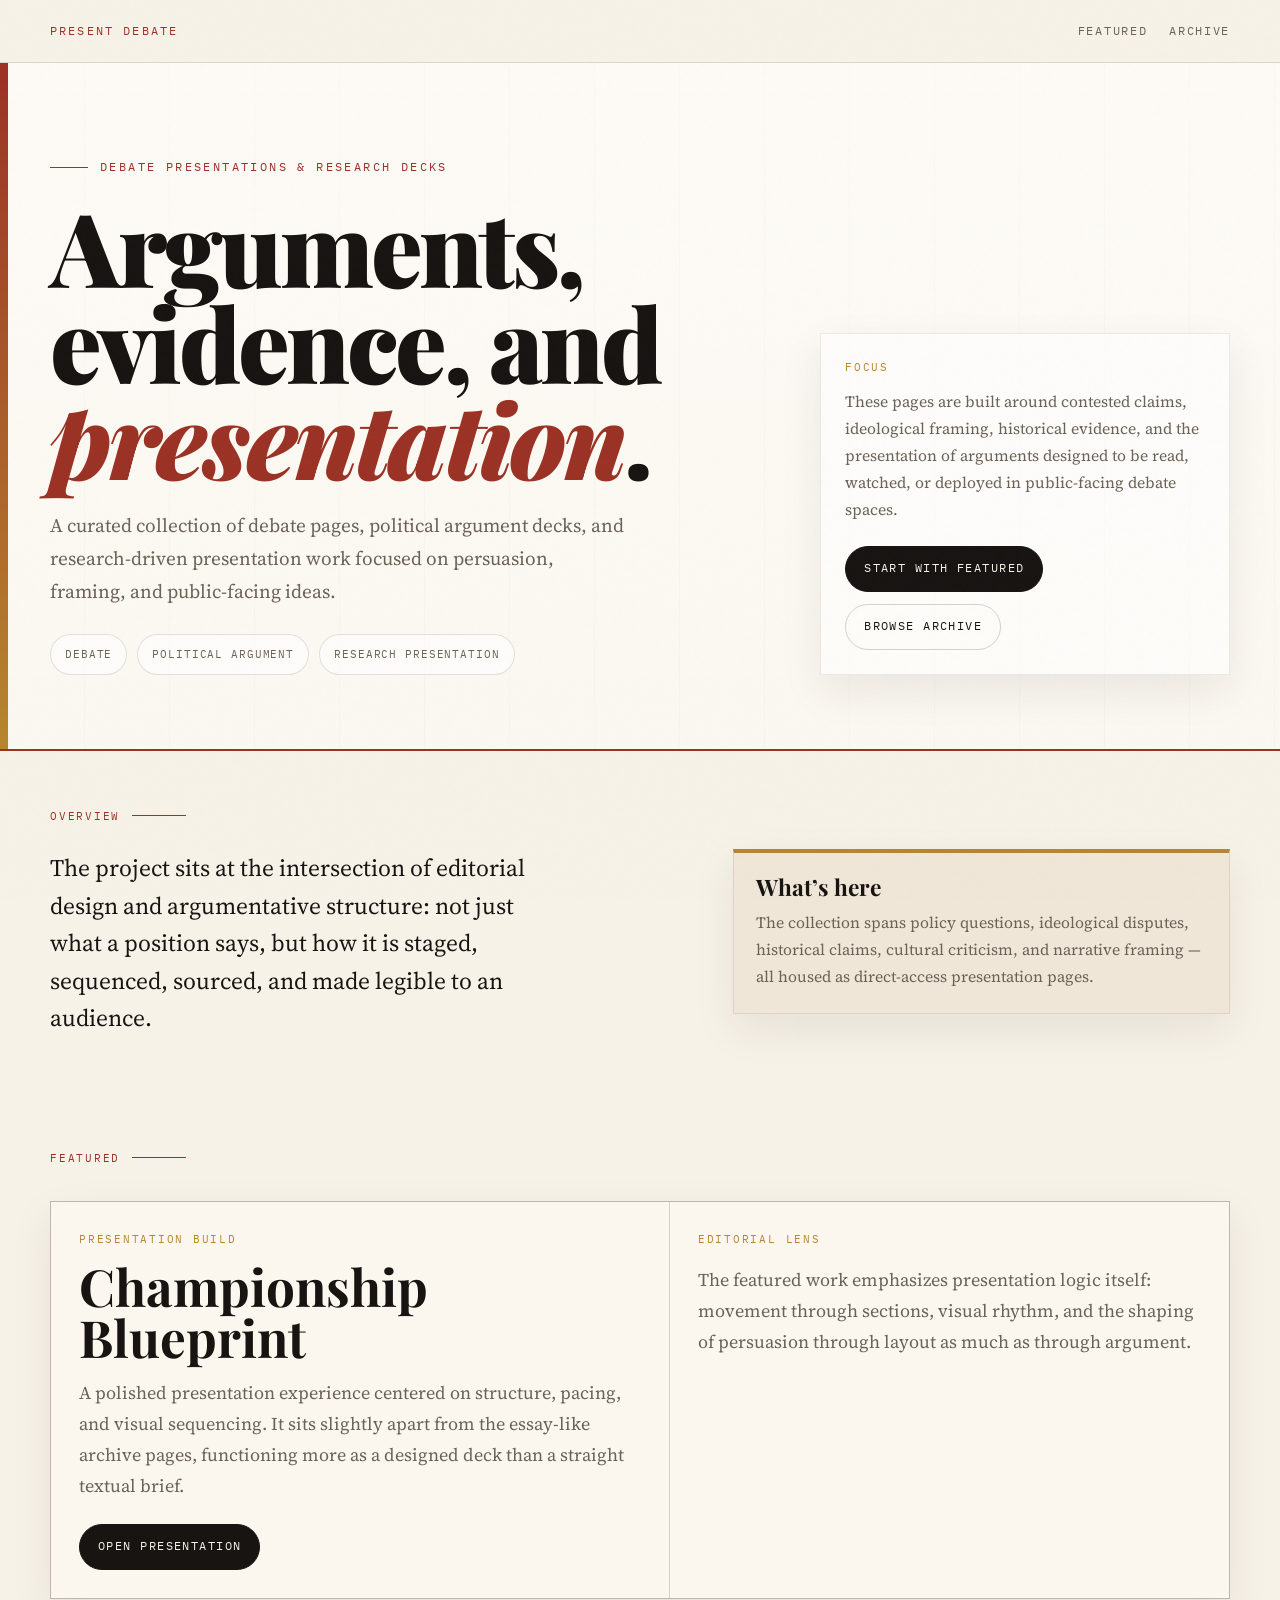
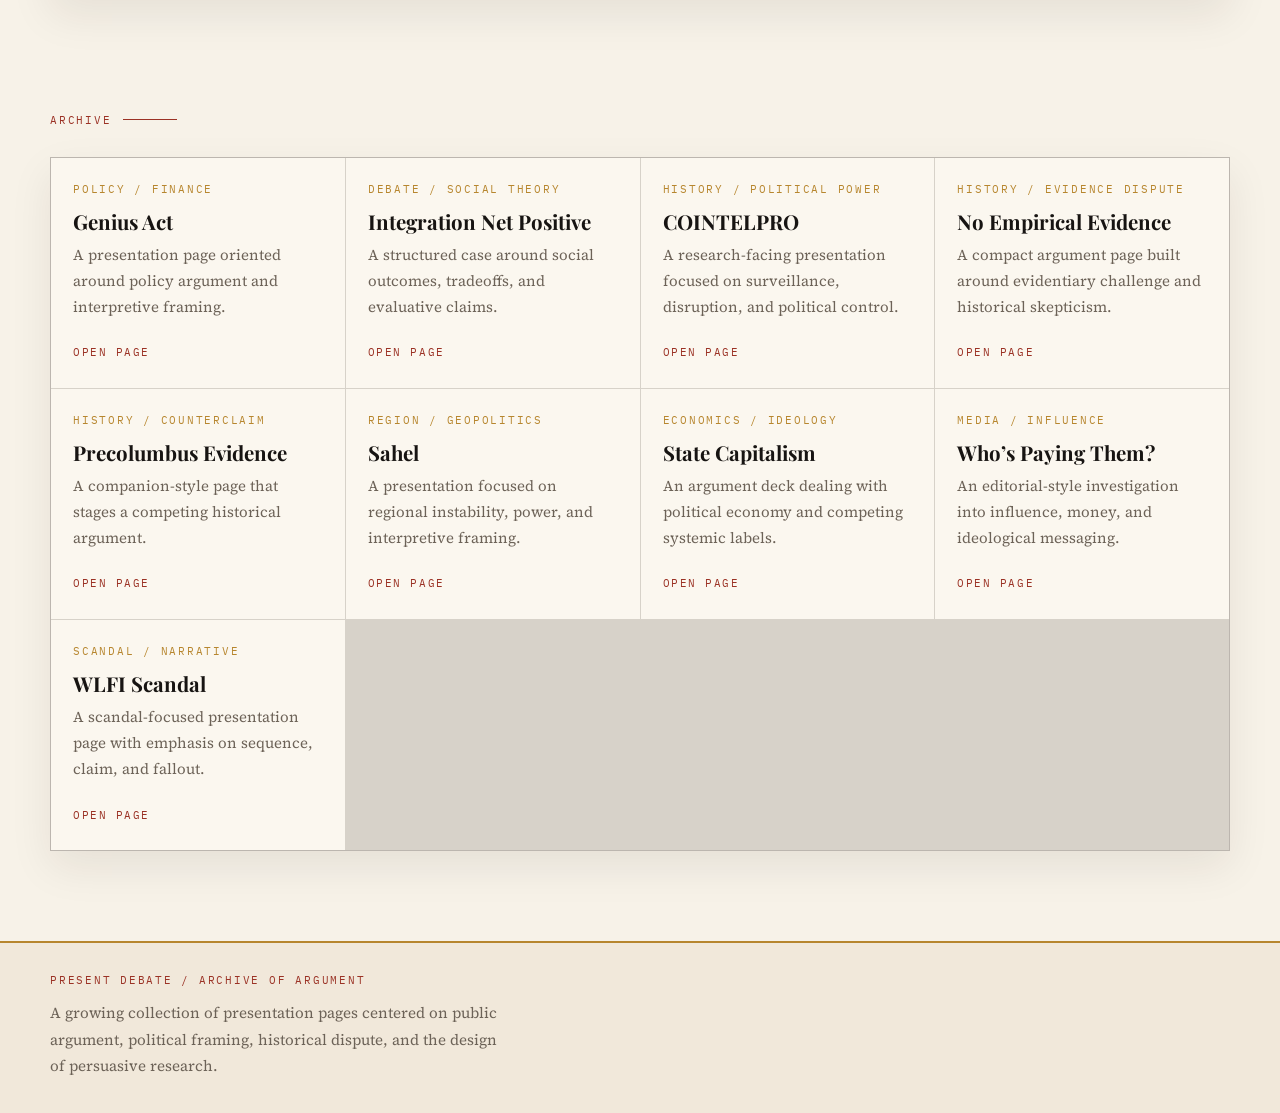
<file: index.html>
<!DOCTYPE html>
<html lang="en">
<head>
  <meta charset="UTF-8" />
  <meta name="viewport" content="width=device-width, initial-scale=1.0" />
  <title>Present Debate</title>
  <link rel="preconnect" href="https://fonts.googleapis.com" />
  <link rel="preconnect" href="https://fonts.gstatic.com" crossorigin />
  <link href="https://fonts.googleapis.com/css2?family=Playfair+Display:wght@700;800;900&family=IBM+Plex+Mono:wght@400;600&family=Source+Serif+4:opsz,wght@8..60,300;8..60,400;8..60,600&display=swap" rel="stylesheet" />
  <style>
    :root {
      --ink: #171412;
      --paper: #f7f2e8;
      --paper-2: #fbf7ef;
      --cream: #efe6d8;
      --stone: #cabda8;
      --muted: #6c6257;
      --gold: #b7862e;
      --red: #9b3225;
      --line: rgba(23, 20, 18, 0.12);
      --mono: 'IBM Plex Mono', monospace;
      --serif: 'Source Serif 4', serif;
      --display: 'Playfair Display', serif;
      --shadow: 0 16px 40px rgba(32, 24, 17, 0.08);
    }

    * { box-sizing: border-box; }
    html { scroll-behavior: smooth; }
    body {
      margin: 0;
      background: var(--paper);
      color: var(--ink);
      font-family: var(--serif);
      line-height: 1.72;
      font-size: 18px;
    }

    body::before {
      content: '';
      position: fixed;
      inset: 0;
      pointer-events: none;
      opacity: 0.18;
      background-image: url("data:image/svg+xml,%3Csvg viewBox='0 0 180 180' xmlns='http://www.w3.org/2000/svg'%3E%3Cfilter id='n'%3E%3CfeTurbulence type='fractalNoise' baseFrequency='1.02' numOctaves='3' stitchTiles='stitch'/%3E%3C/filter%3E%3Crect width='100%25' height='100%25' filter='url(%23n)' opacity='0.08'/%3E%3C/svg%3E");
      z-index: 9999;
    }

    a { color: inherit; text-decoration: none; }

    .nav {
      position: sticky;
      top: 0;
      z-index: 50;
      background: rgba(247, 242, 232, 0.92);
      backdrop-filter: blur(8px);
      border-bottom: 1px solid var(--line);
    }

    .nav-inner,
    .wrap {
      width: min(1180px, calc(100% - 32px));
      margin: 0 auto;
    }

    .nav-inner {
      min-height: 62px;
      display: flex;
      align-items: center;
      justify-content: space-between;
      gap: 18px;
    }

    .brand {
      font-family: var(--mono);
      font-size: 12px;
      letter-spacing: 0.18em;
      text-transform: uppercase;
      color: var(--red);
    }

    .nav-links {
      display: flex;
      gap: 22px;
      flex-wrap: wrap;
      font-family: var(--mono);
      font-size: 12px;
      letter-spacing: 0.14em;
      text-transform: uppercase;
      color: var(--muted);
    }

    .hero {
      position: relative;
      overflow: hidden;
      background:
        linear-gradient(180deg, rgba(255,255,255,0.45), rgba(255,255,255,0.12)),
        repeating-linear-gradient(90deg, transparent, transparent 84px, rgba(23,20,18,0.025) 84px, rgba(23,20,18,0.025) 85px),
        var(--paper-2);
      border-bottom: 2px solid var(--red);
    }

    .hero-accent {
      position: absolute;
      left: 0;
      top: 0;
      width: 8px;
      height: 100%;
      background: linear-gradient(180deg, var(--red), var(--gold));
    }

    .hero-inner {
      position: relative;
      padding: 84px 0 74px;
    }

    .eyebrow {
      display: inline-flex;
      align-items: center;
      gap: 12px;
      font-family: var(--mono);
      font-size: 12px;
      letter-spacing: 0.2em;
      text-transform: uppercase;
      color: var(--red);
      margin-bottom: 20px;
    }

    .eyebrow::before {
      content: '';
      width: 38px;
      height: 1px;
      background: var(--red);
    }

    .hero-grid {
      display: grid;
      grid-template-columns: minmax(0, 1.35fr) minmax(260px, 0.76fr);
      gap: 42px;
      align-items: end;
    }

    .hero-title {
      margin: 0;
      font-family: var(--display);
      font-weight: 900;
      font-size: clamp(3.1rem, 8vw, 6.4rem);
      line-height: 0.94;
      letter-spacing: -0.03em;
      max-width: 10ch;
      color: var(--ink);
    }

    .hero-title em {
      color: var(--red);
      font-style: italic;
    }

    .hero-sub {
      margin: 22px 0 0;
      max-width: 58ch;
      color: var(--muted);
      font-size: clamp(1rem, 1.8vw, 1.2rem);
    }

    .hero-aside {
      background: rgba(255,255,255,0.58);
      border: 1px solid rgba(23,20,18,0.08);
      padding: 24px;
      box-shadow: var(--shadow);
    }

    .aside-label,
    .feature-kicker,
    .deck-kicker,
    .section-label,
    .footer-line {
      font-family: var(--mono);
      font-size: 11px;
      letter-spacing: 0.16em;
      text-transform: uppercase;
    }

    .aside-label {
      color: var(--gold);
      margin-bottom: 12px;
    }

    .aside-copy {
      color: var(--muted);
      font-size: 0.98rem;
      margin: 0;
    }

    .button-row {
      display: flex;
      flex-wrap: wrap;
      gap: 12px;
      margin-top: 22px;
    }

    .btn {
      display: inline-flex;
      align-items: center;
      justify-content: center;
      min-height: 46px;
      padding: 0 18px;
      border-radius: 999px;
      border: 1px solid rgba(23,20,18,0.18);
      font-family: var(--mono);
      font-size: 12px;
      letter-spacing: 0.12em;
      text-transform: uppercase;
      transition: transform 0.18s ease, background 0.18s ease, color 0.18s ease, border-color 0.18s ease;
    }

    .btn:hover { transform: translateY(-1px); }

    .btn-primary {
      background: var(--ink);
      color: var(--paper);
      border-color: var(--ink);
    }

    .btn-secondary {
      background: transparent;
      color: var(--ink);
    }

    .meta-row {
      display: flex;
      flex-wrap: wrap;
      gap: 10px;
      margin-top: 26px;
    }

    .meta-pill {
      border: 1px solid rgba(23,20,18,0.12);
      padding: 10px 14px;
      border-radius: 999px;
      font-family: var(--mono);
      font-size: 11px;
      letter-spacing: 0.08em;
      text-transform: uppercase;
      color: var(--muted);
      background: rgba(255,255,255,0.58);
    }

    .section {
      padding: 56px 0;
    }

    .section-label {
      display: flex;
      align-items: center;
      gap: 12px;
      color: var(--red);
      margin-bottom: 24px;
    }

    .section-label::after {
      content: '';
      width: 54px;
      height: 1px;
      background: var(--red);
    }

    .lead-grid {
      display: grid;
      grid-template-columns: minmax(0, 1.08fr) minmax(280px, 0.82fr);
      gap: 28px;
      align-items: start;
    }

    .lede {
      margin: 0;
      max-width: 42ch;
      font-size: clamp(1.2rem, 2vw, 1.48rem);
      line-height: 1.58;
    }

    .note-card {
      background: var(--cream);
      border: 1px solid rgba(23,20,18,0.08);
      border-top: 4px solid var(--gold);
      padding: 22px;
      box-shadow: var(--shadow);
    }

    .note-card h2 {
      margin: 0 0 10px;
      font-family: var(--display);
      font-size: 1.42rem;
      line-height: 1.08;
    }

    .note-card p {
      margin: 0;
      color: var(--muted);
      font-size: 0.98rem;
    }

    .feature {
      display: grid;
      grid-template-columns: minmax(0, 1.05fr) minmax(280px, 0.95fr);
      gap: 1px;
      background: rgba(23,20,18,0.14);
      border: 1px solid rgba(23,20,18,0.14);
      margin-top: 34px;
      box-shadow: var(--shadow);
    }

    .feature-main,
    .feature-side {
      background: var(--paper-2);
      padding: 28px;
    }

    .feature-kicker,
    .deck-kicker {
      color: var(--gold);
      margin-bottom: 12px;
    }

    .feature-main h2 {
      margin: 0;
      font-family: var(--display);
      font-size: clamp(2rem, 4vw, 3.2rem);
      line-height: 0.98;
    }

    .feature-main p,
    .feature-side p {
      color: var(--muted);
      margin: 16px 0 0;
    }

    .decks-grid {
      display: grid;
      grid-template-columns: repeat(auto-fit, minmax(min(100%, 260px), 1fr));
      gap: 1px;
      background: rgba(23,20,18,0.14);
      border: 1px solid rgba(23,20,18,0.14);
      margin-top: 28px;
      box-shadow: var(--shadow);
    }

    .deck {
      background: var(--paper-2);
      padding: 22px;
      transition: background 0.2s ease, transform 0.2s ease;
    }

    .deck:hover {
      background: #fffdf8;
      transform: translateY(-2px);
    }

    .deck h3 {
      margin: 0 0 8px;
      font-family: var(--display);
      font-size: 1.28rem;
      line-height: 1.1;
    }

    .deck p {
      margin: 0 0 16px;
      color: var(--muted);
      font-size: 0.94rem;
      min-height: 4.7em;
    }

    .deck a {
      font-family: var(--mono);
      font-size: 11px;
      letter-spacing: 0.14em;
      text-transform: uppercase;
      color: var(--red);
    }

    .footer {
      background: #f1e8da;
      border-top: 2px solid var(--gold);
      margin-top: 34px;
    }

    .footer-inner {
      width: min(1180px, calc(100% - 32px));
      margin: 0 auto;
      padding: 28px 0 34px;
    }

    .footer-line {
      color: var(--red);
      margin-bottom: 10px;
    }

    .footer-copy {
      color: var(--muted);
      max-width: 56ch;
      margin: 0;
      font-size: 0.95rem;
    }

    @media (max-width: 920px) {
      .hero-grid,
      .lead-grid,
      .feature {
        grid-template-columns: 1fr;
      }
    }

    @media (max-width: 640px) {
      body { font-size: 17px; }
      .nav-inner {
        align-items: flex-start;
        padding: 14px 0;
        flex-direction: column;
      }
      .nav-links { gap: 12px; }
      .hero-inner { padding: 60px 0 52px; }
      .section { padding: 42px 0; }
    }
  </style>
</head>
<body>
  <nav class="nav">
    <div class="nav-inner">
      <div class="brand">Present Debate</div>
      <div class="nav-links">
        <a href="#featured">Featured</a>
        <a href="#archive">Archive</a>
      </div>
    </div>
  </nav>

  <header class="hero">
    <div class="hero-accent"></div>
    <div class="wrap hero-inner">
      <div class="eyebrow">Debate Presentations &amp; Research Decks</div>
      <div class="hero-grid">
        <div>
          <h1 class="hero-title">Arguments, evidence, and <em>presentation</em>.</h1>
          <p class="hero-sub">A curated collection of debate pages, political argument decks, and research-driven presentation work focused on persuasion, framing, and public-facing ideas.</p>
          <div class="meta-row">
            <div class="meta-pill">Debate</div>
            <div class="meta-pill">Political Argument</div>
            <div class="meta-pill">Research Presentation</div>
          </div>
        </div>
        <aside class="hero-aside">
          <div class="aside-label">Focus</div>
          <p class="aside-copy">These pages are built around contested claims, ideological framing, historical evidence, and the presentation of arguments designed to be read, watched, or deployed in public-facing debate spaces.</p>
          <div class="button-row">
            <a class="btn btn-primary" href="#featured">Start with Featured</a>
            <a class="btn btn-secondary" href="#archive">Browse Archive</a>
          </div>
        </aside>
      </div>
    </div>
  </header>

  <main>
    <section class="section">
      <div class="wrap">
        <div class="section-label">Overview</div>
        <div class="lead-grid">
          <p class="lede">The project sits at the intersection of editorial design and argumentative structure: not just what a position says, but how it is staged, sequenced, sourced, and made legible to an audience.</p>
          <div class="note-card">
            <h2>What’s here</h2>
            <p>The collection spans policy questions, ideological disputes, historical claims, cultural criticism, and narrative framing — all housed as direct-access presentation pages.</p>
          </div>
        </div>
      </div>
    </section>

    <section class="section" id="featured">
      <div class="wrap">
        <div class="section-label">Featured</div>
        <div class="feature">
          <article class="feature-main">
            <div class="feature-kicker">Presentation Build</div>
            <h2>Championship Blueprint</h2>
            <p>A polished presentation experience centered on structure, pacing, and visual sequencing. It sits slightly apart from the essay-like archive pages, functioning more as a designed deck than a straight textual brief.</p>
            <div class="button-row">
              <a class="btn btn-primary" href="./championship-blueprint/">Open Presentation</a>
            </div>
          </article>
          <aside class="feature-side">
            <div class="aside-label">Editorial Lens</div>
            <p>The featured work emphasizes presentation logic itself: movement through sections, visual rhythm, and the shaping of persuasion through layout as much as through argument.</p>
          </aside>
        </div>
      </div>
    </section>

    <section class="section" id="archive">
      <div class="wrap">
        <div class="section-label">Archive</div>
        <div class="decks-grid">
          <article class="deck">
            <div class="deck-kicker">Policy / Finance</div>
            <h3>Genius Act</h3>
            <p>A presentation page oriented around policy argument and interpretive framing.</p>
            <a href="./genius-act-presentation.html">Open page</a>
          </article>

          <article class="deck">
            <div class="deck-kicker">Debate / Social Theory</div>
            <h3>Integration Net Positive</h3>
            <p>A structured case around social outcomes, tradeoffs, and evaluative claims.</p>
            <a href="./integration-net-positive.html">Open page</a>
          </article>

          <article class="deck">
            <div class="deck-kicker">History / Political Power</div>
            <h3>COINTELPRO</h3>
            <p>A research-facing presentation focused on surveillance, disruption, and political control.</p>
            <a href="./new_cointelpro_presentation.html">Open page</a>
          </article>

          <article class="deck">
            <div class="deck-kicker">History / Evidence Dispute</div>
            <h3>No Empirical Evidence</h3>
            <p>A compact argument page built around evidentiary challenge and historical skepticism.</p>
            <a href="./no-empirical-evidence-precolumbian-africa-negative.html">Open page</a>
          </article>

          <article class="deck">
            <div class="deck-kicker">History / Counterclaim</div>
            <h3>Precolumbus Evidence</h3>
            <p>A companion-style page that stages a competing historical argument.</p>
            <a href="./precolumbus-evidence-negative.html">Open page</a>
          </article>

          <article class="deck">
            <div class="deck-kicker">Region / Geopolitics</div>
            <h3>Sahel</h3>
            <p>A presentation focused on regional instability, power, and interpretive framing.</p>
            <a href="./sahel_presentation.html">Open page</a>
          </article>

          <article class="deck">
            <div class="deck-kicker">Economics / Ideology</div>
            <h3>State Capitalism</h3>
            <p>An argument deck dealing with political economy and competing systemic labels.</p>
            <a href="./state-capitalism-affirmative.html">Open page</a>
          </article>

          <article class="deck">
            <div class="deck-kicker">Media / Influence</div>
            <h3>Who’s Paying Them?</h3>
            <p>An editorial-style investigation into influence, money, and ideological messaging.</p>
            <a href="./whos-paying-them.html">Open page</a>
          </article>

          <article class="deck">
            <div class="deck-kicker">Scandal / Narrative</div>
            <h3>WLFI Scandal</h3>
            <p>A scandal-focused presentation page with emphasis on sequence, claim, and fallout.</p>
            <a href="./wlfi_scandal_presentation.html">Open page</a>
          </article>
        </div>
      </div>
    </section>
  </main>

  <footer class="footer">
    <div class="footer-inner">
      <div class="footer-line">Present Debate / Archive of Argument</div>
      <p class="footer-copy">A growing collection of presentation pages centered on public argument, political framing, historical dispute, and the design of persuasive research.</p>
    </div>
  </footer>
</body>
</html>
</file>
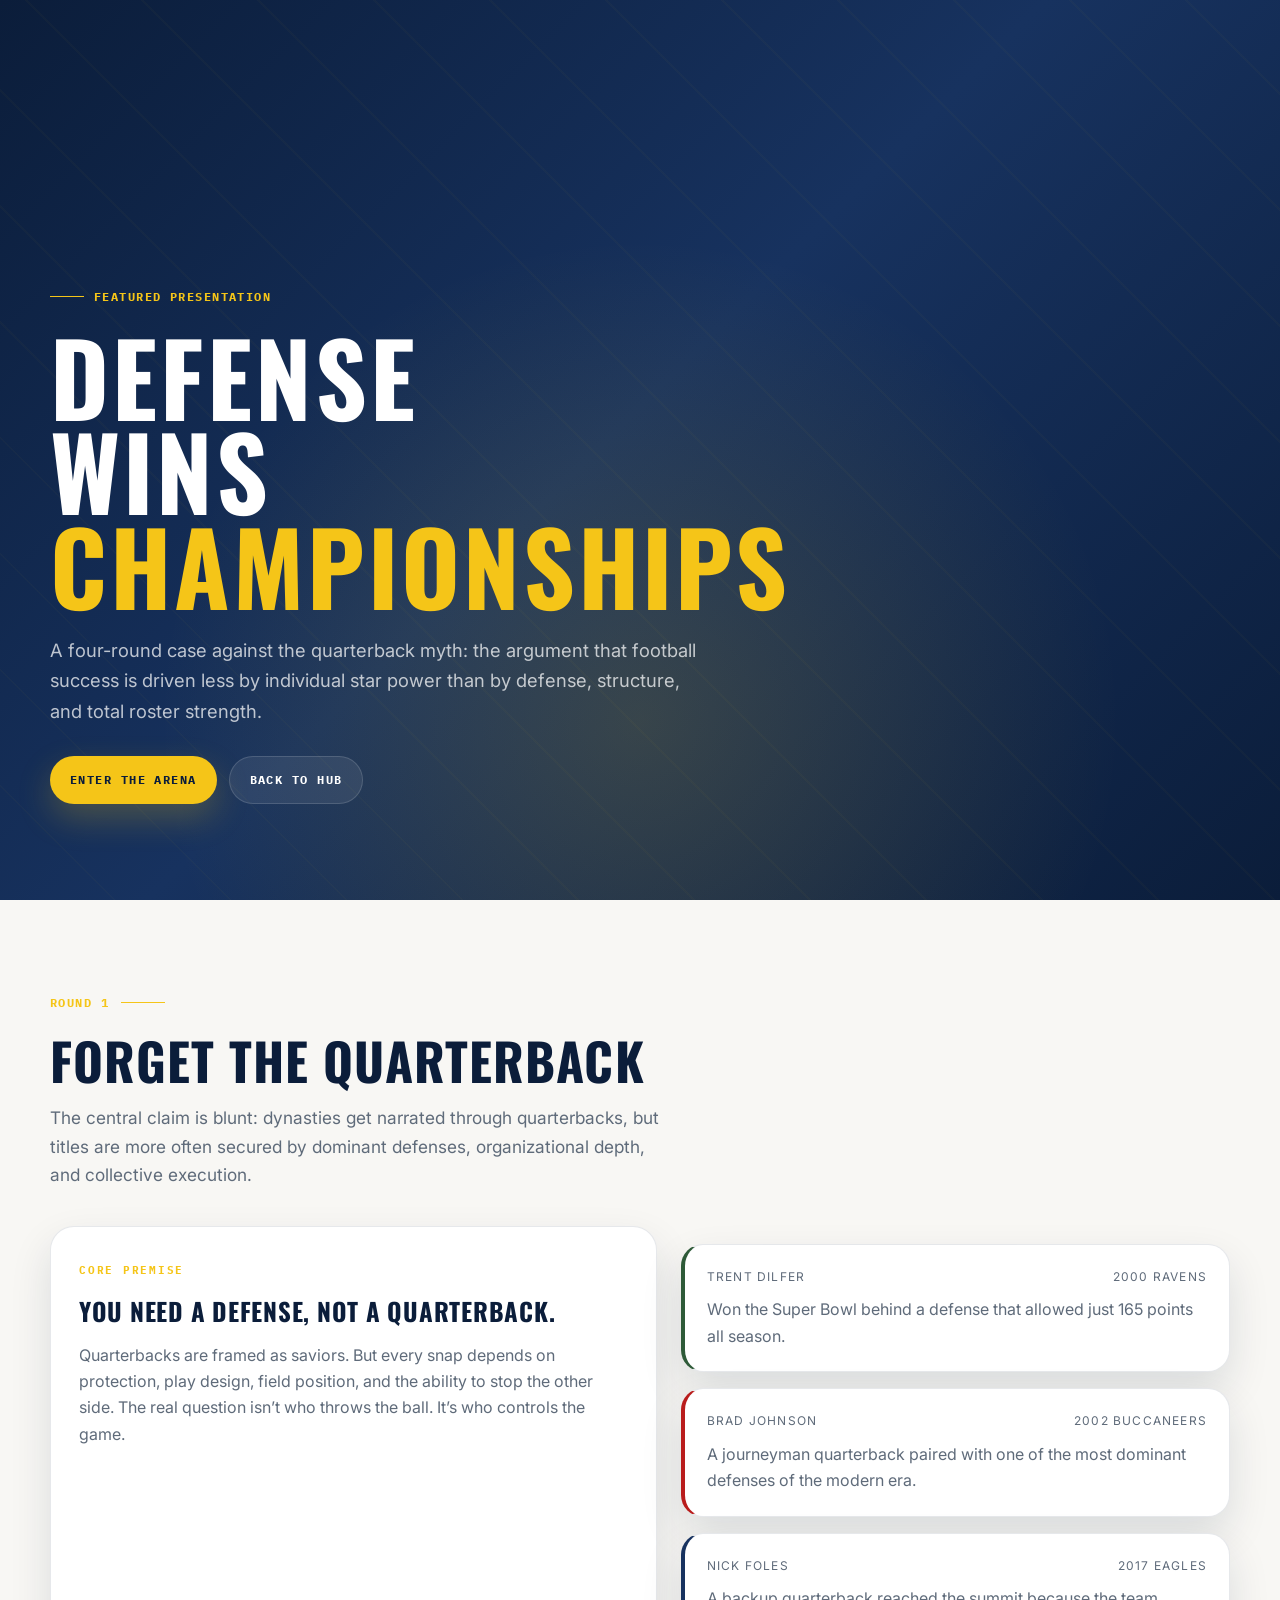
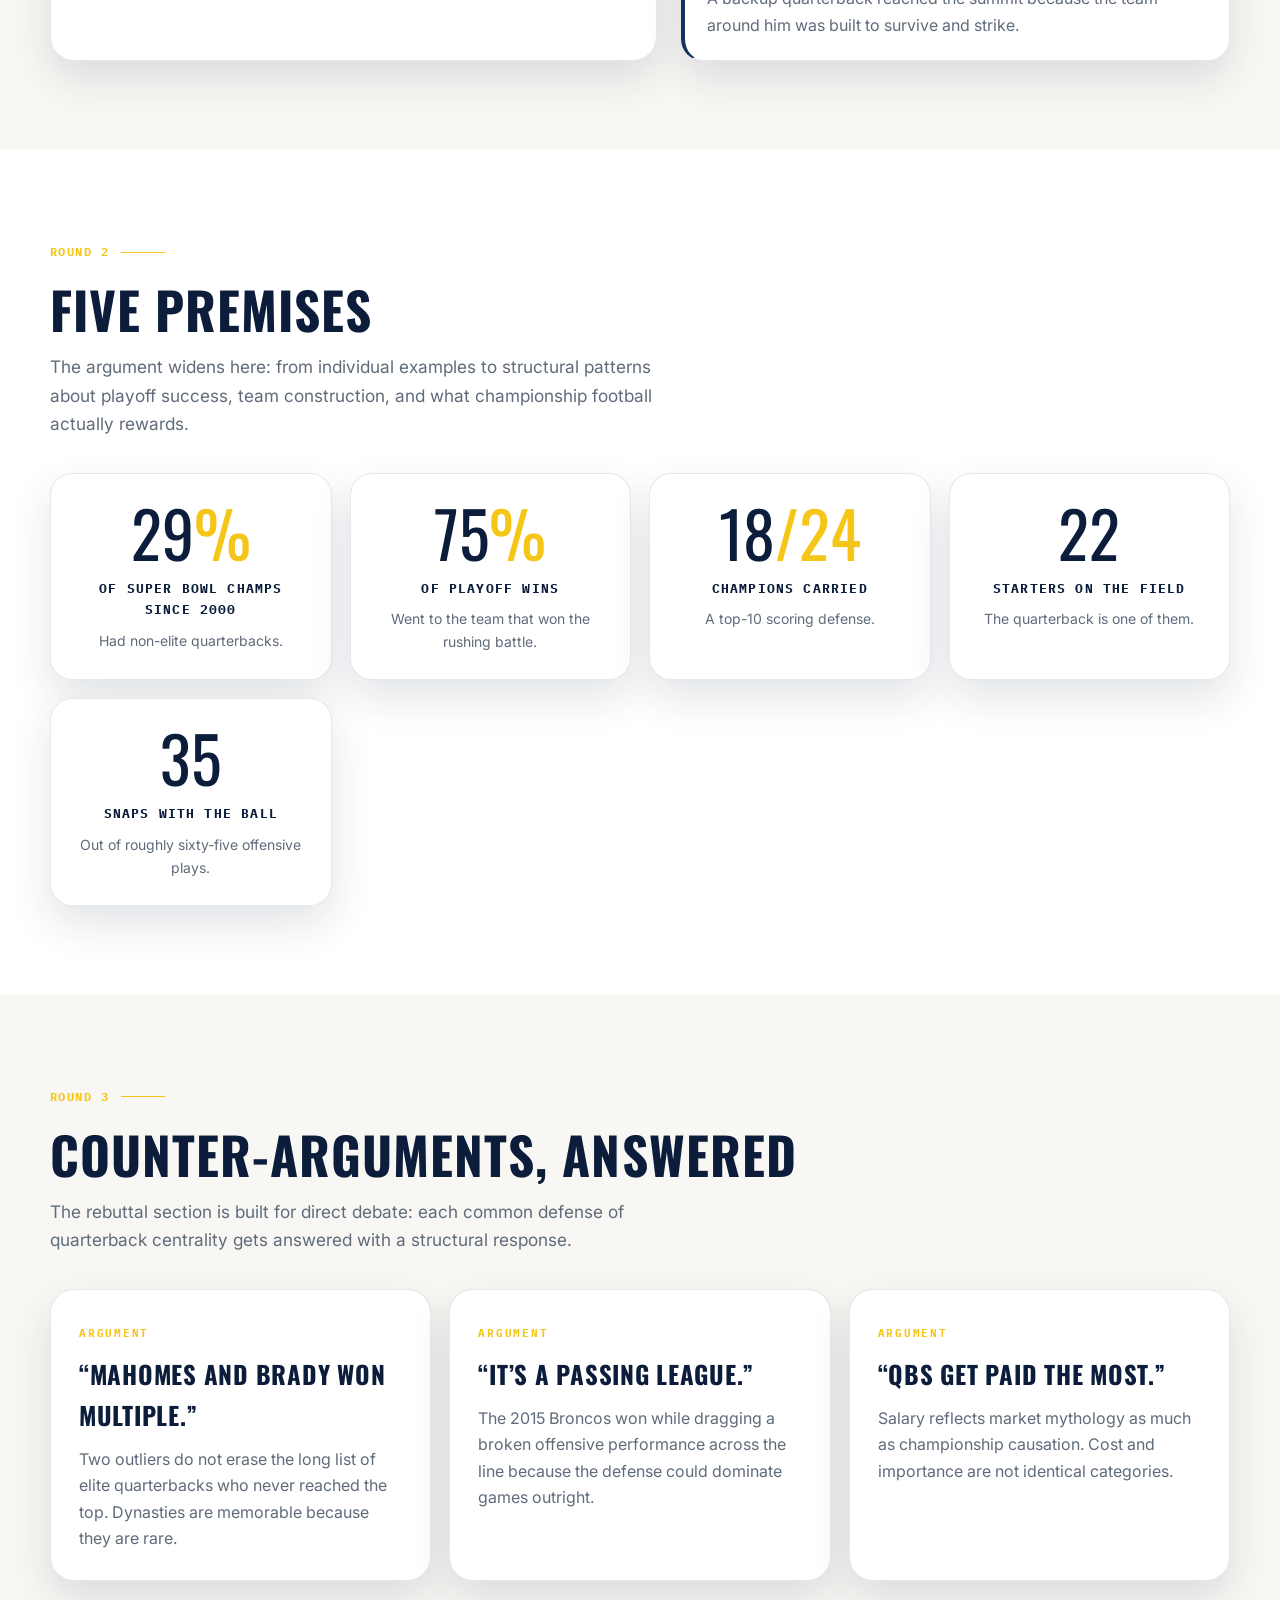
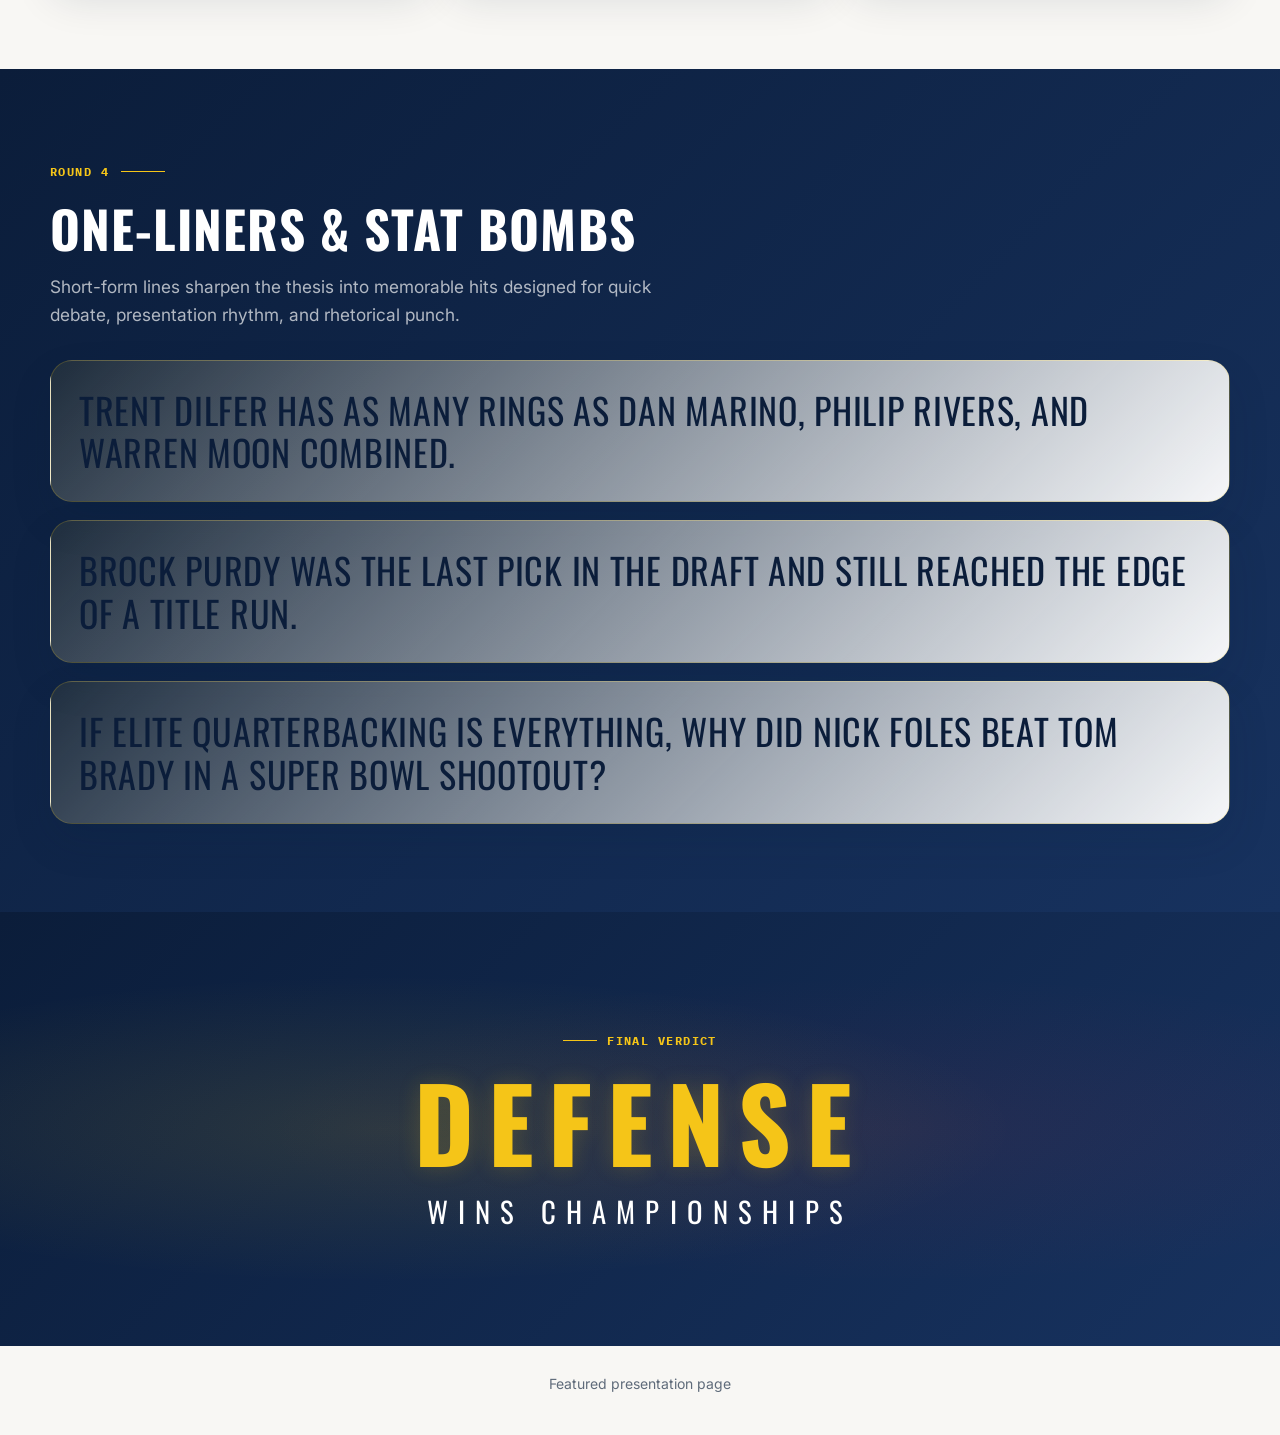
<file: championship-blueprint/index.html>
<!DOCTYPE html>
<html lang="en">
<head>
  <meta charset="UTF-8" />
  <meta name="viewport" content="width=device-width, initial-scale=1.0" />
  <title>Championship Blueprint</title>
  <link rel="preconnect" href="https://fonts.googleapis.com" />
  <link rel="preconnect" href="https://fonts.gstatic.com" crossorigin />
  <link href="https://fonts.googleapis.com/css2?family=Oswald:wght@400;500;600;700&family=Inter:wght@400;500;600;700&family=IBM+Plex+Mono:wght@400;600&display=swap" rel="stylesheet" />
  <style>
    :root {
      --navy: #0b1d3a;
      --navy-2: #17325f;
      --gold: #f5c518;
      --gold-2: #ffd93d;
      --paper: #f8f7f4;
      --ink: #111827;
      --muted: #5f6b7a;
      --green: #2e5a38;
      --red: #b91c1c;
      --purple: #5b3aa8;
      --line: rgba(11, 29, 58, 0.1);
      --shadow: 0 18px 42px rgba(11, 29, 58, 0.12);
    }

    * { box-sizing: border-box; }
    html { scroll-behavior: smooth; }
    body {
      margin: 0;
      font-family: Inter, system-ui, sans-serif;
      color: var(--ink);
      background: var(--paper);
      line-height: 1.65;
    }

    a { color: inherit; text-decoration: none; }

    .mono {
      font-family: "IBM Plex Mono", monospace;
      letter-spacing: 0.12em;
      text-transform: uppercase;
    }

    .heading {
      font-family: Oswald, sans-serif;
      text-transform: uppercase;
      letter-spacing: 0.02em;
    }

    .wrap {
      width: min(1180px, calc(100% - 32px));
      margin: 0 auto;
    }

    .hero {
      position: relative;
      overflow: hidden;
      min-height: 100vh;
      display: flex;
      align-items: flex-end;
      background: linear-gradient(135deg, var(--navy) 0%, var(--navy-2) 48%, var(--navy) 100%);
      color: white;
    }

    .hero::before {
      content: '';
      position: absolute;
      inset: 0;
      background:
        radial-gradient(circle at 50% 80%, rgba(245, 197, 24, 0.16) 0%, transparent 50%),
        repeating-linear-gradient(45deg, transparent, transparent 80px, rgba(245, 197, 24, 0.025) 80px, rgba(245, 197, 24, 0.025) 82px);
      pointer-events: none;
    }

    .hero-inner {
      position: relative;
      z-index: 1;
      width: min(1180px, calc(100% - 32px));
      margin: 0 auto;
      padding: 0 0 96px;
    }

    .eyebrow {
      display: inline-flex;
      align-items: center;
      gap: 10px;
      margin-bottom: 22px;
      color: var(--gold);
      font-size: 12px;
      font-weight: 700;
    }

    .eyebrow::before {
      content: '';
      width: 34px;
      height: 1px;
      background: var(--gold);
    }

    h1 {
      margin: 0;
      max-width: 10ch;
      font-family: Oswald, sans-serif;
      text-transform: uppercase;
      font-size: clamp(3.4rem, 8vw, 6.3rem);
      line-height: 0.94;
      letter-spacing: 0.03em;
    }

    h1 span { color: var(--gold); }

    .hero-sub {
      max-width: 54ch;
      margin-top: 22px;
      font-size: clamp(1rem, 1.8vw, 1.15rem);
      color: rgba(255, 255, 255, 0.72);
    }

    .hero-actions {
      display: flex;
      flex-wrap: wrap;
      gap: 12px;
      margin-top: 30px;
    }

    .btn {
      display: inline-flex;
      align-items: center;
      justify-content: center;
      min-height: 48px;
      padding: 0 20px;
      border-radius: 999px;
      font-size: 12px;
      font-weight: 700;
      letter-spacing: 0.12em;
      text-transform: uppercase;
      transition: transform 0.18s ease, box-shadow 0.18s ease, background 0.18s ease;
    }

    .btn:hover { transform: translateY(-1px); }

    .btn-primary {
      background: var(--gold);
      color: var(--navy);
      box-shadow: 0 14px 34px rgba(245, 197, 24, 0.24);
    }

    .btn-secondary {
      background: rgba(255,255,255,0.08);
      color: white;
      border: 1px solid rgba(255,255,255,0.14);
    }

    .section {
      padding: 88px 0;
    }

    .section-label {
      display: inline-flex;
      align-items: center;
      gap: 12px;
      margin-bottom: 22px;
      color: var(--gold);
      font-size: 12px;
      font-weight: 700;
    }

    .section-label::after {
      content: '';
      width: 44px;
      height: 1px;
      background: currentColor;
    }

    .title {
      margin: 0;
      font-family: Oswald, sans-serif;
      text-transform: uppercase;
      letter-spacing: 0.02em;
      font-size: clamp(2.1rem, 4vw, 3.4rem);
      line-height: 1;
      color: var(--navy);
    }

    .lede {
      max-width: 56ch;
      margin-top: 18px;
      color: var(--muted);
      font-size: 1.08rem;
    }

    .card-grid {
      display: grid;
      grid-template-columns: repeat(auto-fit, minmax(240px, 1fr));
      gap: 18px;
      margin-top: 34px;
    }

    .stat-card, .case-card, .quote-card {
      background: white;
      border: 1px solid var(--line);
      border-radius: 22px;
      box-shadow: var(--shadow);
    }

    .stat-card {
      padding: 26px 22px;
      text-align: center;
    }

    .stat-value {
      font-family: Oswald, sans-serif;
      font-size: clamp(2.8rem, 5vw, 4.2rem);
      line-height: 1;
      color: var(--navy);
    }

    .stat-value span { color: var(--gold); }

    .stat-title {
      margin-top: 14px;
      font-size: 13px;
      font-weight: 700;
      text-transform: uppercase;
      letter-spacing: 0.09em;
      color: var(--navy);
    }

    .stat-sub {
      margin-top: 8px;
      font-size: 14px;
      color: var(--muted);
    }

    .split {
      display: grid;
      grid-template-columns: minmax(0, 1.05fr) minmax(280px, 0.95fr);
      gap: 24px;
      margin-top: 36px;
    }

    .feature-panel {
      background: white;
      border: 1px solid var(--line);
      border-radius: 24px;
      padding: 28px;
      box-shadow: var(--shadow);
    }

    .feature-panel h3,
    .case-card h3,
    .quote-card h3 {
      margin: 0 0 10px;
      font-family: Oswald, sans-serif;
      text-transform: uppercase;
      letter-spacing: 0.03em;
      font-size: 1.55rem;
      color: var(--navy);
    }

    .feature-panel p,
    .case-card p,
    .quote-card p {
      margin: 0;
      color: var(--muted);
    }

    .tag {
      display: inline-block;
      margin-bottom: 12px;
      color: var(--gold);
      font-size: 11px;
      font-weight: 700;
      letter-spacing: 0.16em;
      text-transform: uppercase;
    }

    .case-list {
      display: grid;
      gap: 16px;
      margin-top: 18px;
    }

    .case-card {
      padding: 22px;
      border-left: 4px solid var(--navy);
    }

    .case-meta {
      display: flex;
      justify-content: space-between;
      gap: 12px;
      margin-bottom: 10px;
      font-size: 12px;
      text-transform: uppercase;
      letter-spacing: 0.1em;
      color: var(--muted);
    }

    .rapid-grid {
      display: grid;
      gap: 18px;
      margin-top: 30px;
    }

    .quote-card {
      padding: 28px;
      background: linear-gradient(135deg, rgba(245,197,24,0.08), rgba(255,255,255,0.96));
      border: 1px solid rgba(245,197,24,0.2);
    }

    .quote-card blockquote {
      margin: 0;
      font-family: Oswald, sans-serif;
      text-transform: uppercase;
      letter-spacing: 0.02em;
      font-size: clamp(1.35rem, 3vw, 2.25rem);
      line-height: 1.18;
      color: var(--navy);
    }

    .verdict {
      background: linear-gradient(135deg, var(--navy), var(--navy-2));
      color: white;
      text-align: center;
      padding: 110px 24px;
      overflow: hidden;
      position: relative;
    }

    .verdict::before {
      content: '';
      position: absolute;
      inset: 0;
      background:
        radial-gradient(ellipse at 30% 50%, rgba(245, 197, 24, 0.12) 0%, transparent 50%),
        radial-gradient(ellipse at 70% 50%, rgba(230, 57, 70, 0.08) 0%, transparent 50%);
      pointer-events: none;
    }

    .verdict-inner {
      position: relative;
      z-index: 1;
      width: min(980px, calc(100% - 32px));
      margin: 0 auto;
    }

    .verdict-big {
      margin: 0;
      font-family: Oswald, sans-serif;
      text-transform: uppercase;
      letter-spacing: 0.14em;
      font-size: clamp(3rem, 8vw, 6.5rem);
      line-height: 0.95;
      color: var(--gold);
      text-shadow: 0 0 22px rgba(245, 197, 24, 0.18);
    }

    .verdict-small {
      margin-top: 18px;
      font-family: Oswald, sans-serif;
      text-transform: uppercase;
      letter-spacing: 0.35em;
      font-size: clamp(1rem, 2.4vw, 1.8rem);
      color: white;
    }

    .footer {
      padding: 26px 0 40px;
      text-align: center;
      color: var(--muted);
      font-size: 14px;
    }

    @media (max-width: 900px) {
      .split { grid-template-columns: 1fr; }
      .hero-inner { padding-bottom: 72px; }
    }
  </style>
</head>
<body>
  <header class="hero">
    <div class="hero-inner">
      <div class="eyebrow mono">Featured Presentation</div>
      <h1>Defense Wins <span>Championships</span></h1>
      <p class="hero-sub">A four-round case against the quarterback myth: the argument that football success is driven less by individual star power than by defense, structure, and total roster strength.</p>
      <div class="hero-actions">
        <a class="btn btn-primary mono" href="#round1">Enter the Arena</a>
        <a class="btn btn-secondary mono" href="../index.html">Back to Hub</a>
      </div>
    </div>
  </header>

  <main>
    <section class="section" id="round1">
      <div class="wrap">
        <div class="section-label mono">Round 1</div>
        <h2 class="title">Forget the Quarterback</h2>
        <p class="lede">The central claim is blunt: dynasties get narrated through quarterbacks, but titles are more often secured by dominant defenses, organizational depth, and collective execution.</p>

        <div class="split">
          <article class="feature-panel">
            <div class="tag mono">Core Premise</div>
            <h3>You need a defense, not a quarterback.</h3>
            <p>Quarterbacks are framed as saviors. But every snap depends on protection, play design, field position, and the ability to stop the other side. The real question isn’t who throws the ball. It’s who controls the game.</p>
          </article>

          <div class="case-list">
            <article class="case-card" style="border-left-color:#2e5a38;">
              <div class="case-meta"><span>Trent Dilfer</span><span>2000 Ravens</span></div>
              <p>Won the Super Bowl behind a defense that allowed just 165 points all season.</p>
            </article>
            <article class="case-card" style="border-left-color:#b91c1c;">
              <div class="case-meta"><span>Brad Johnson</span><span>2002 Buccaneers</span></div>
              <p>A journeyman quarterback paired with one of the most dominant defenses of the modern era.</p>
            </article>
            <article class="case-card" style="border-left-color:#17325f;">
              <div class="case-meta"><span>Nick Foles</span><span>2017 Eagles</span></div>
              <p>A backup quarterback reached the summit because the team around him was built to survive and strike.</p>
            </article>
          </div>
        </div>
      </div>
    </section>

    <section class="section" id="round2" style="background:#ffffff;">
      <div class="wrap">
        <div class="section-label mono">Round 2</div>
        <h2 class="title">Five Premises</h2>
        <p class="lede">The argument widens here: from individual examples to structural patterns about playoff success, team construction, and what championship football actually rewards.</p>

        <div class="card-grid">
          <article class="stat-card">
            <div class="stat-value">29<span>%</span></div>
            <div class="stat-title mono">Of Super Bowl champs since 2000</div>
            <div class="stat-sub">Had non-elite quarterbacks.</div>
          </article>
          <article class="stat-card">
            <div class="stat-value">75<span>%</span></div>
            <div class="stat-title mono">Of playoff wins</div>
            <div class="stat-sub">Went to the team that won the rushing battle.</div>
          </article>
          <article class="stat-card">
            <div class="stat-value">18<span>/24</span></div>
            <div class="stat-title mono">Champions carried</div>
            <div class="stat-sub">A top-10 scoring defense.</div>
          </article>
          <article class="stat-card">
            <div class="stat-value">22</div>
            <div class="stat-title mono">Starters on the field</div>
            <div class="stat-sub">The quarterback is one of them.</div>
          </article>
          <article class="stat-card">
            <div class="stat-value">35</div>
            <div class="stat-title mono">Snaps with the ball</div>
            <div class="stat-sub">Out of roughly sixty-five offensive plays.</div>
          </article>
        </div>
      </div>
    </section>

    <section class="section" id="round3">
      <div class="wrap">
        <div class="section-label mono">Round 3</div>
        <h2 class="title">Counter-Arguments, Answered</h2>
        <p class="lede">The rebuttal section is built for direct debate: each common defense of quarterback centrality gets answered with a structural response.</p>

        <div class="card-grid">
          <article class="feature-panel">
            <div class="tag mono">Argument</div>
            <h3>“Mahomes and Brady won multiple.”</h3>
            <p>Two outliers do not erase the long list of elite quarterbacks who never reached the top. Dynasties are memorable because they are rare.</p>
          </article>
          <article class="feature-panel">
            <div class="tag mono">Argument</div>
            <h3>“It’s a passing league.”</h3>
            <p>The 2015 Broncos won while dragging a broken offensive performance across the line because the defense could dominate games outright.</p>
          </article>
          <article class="feature-panel">
            <div class="tag mono">Argument</div>
            <h3>“QBs get paid the most.”</h3>
            <p>Salary reflects market mythology as much as championship causation. Cost and importance are not identical categories.</p>
          </article>
        </div>
      </div>
    </section>

    <section class="section" id="round4" style="background:linear-gradient(135deg, #0b1d3a, #17325f); color:white;">
      <div class="wrap">
        <div class="section-label mono" style="color:var(--gold);">Round 4</div>
        <h2 class="title" style="color:white;">One-Liners &amp; Stat Bombs</h2>
        <p class="lede" style="color:rgba(255,255,255,0.68);">Short-form lines sharpen the thesis into memorable hits designed for quick debate, presentation rhythm, and rhetorical punch.</p>

        <div class="rapid-grid">
          <article class="quote-card">
            <blockquote>Trent Dilfer has as many rings as Dan Marino, Philip Rivers, and Warren Moon combined.</blockquote>
          </article>
          <article class="quote-card">
            <blockquote>Brock Purdy was the last pick in the draft and still reached the edge of a title run.</blockquote>
          </article>
          <article class="quote-card">
            <blockquote>If elite quarterbacking is everything, why did Nick Foles beat Tom Brady in a Super Bowl shootout?</blockquote>
          </article>
        </div>
      </div>
    </section>

    <section class="verdict" id="verdict">
      <div class="verdict-inner">
        <div class="eyebrow mono" style="justify-content:center; color:var(--gold);">Final Verdict</div>
        <h2 class="verdict-big">Defense</h2>
        <div class="verdict-small">Wins Championships</div>
      </div>
    </section>
  </main>

  <footer class="footer">
    <div class="wrap">Featured presentation page</div>
  </footer>
</body>
</html>
</file>
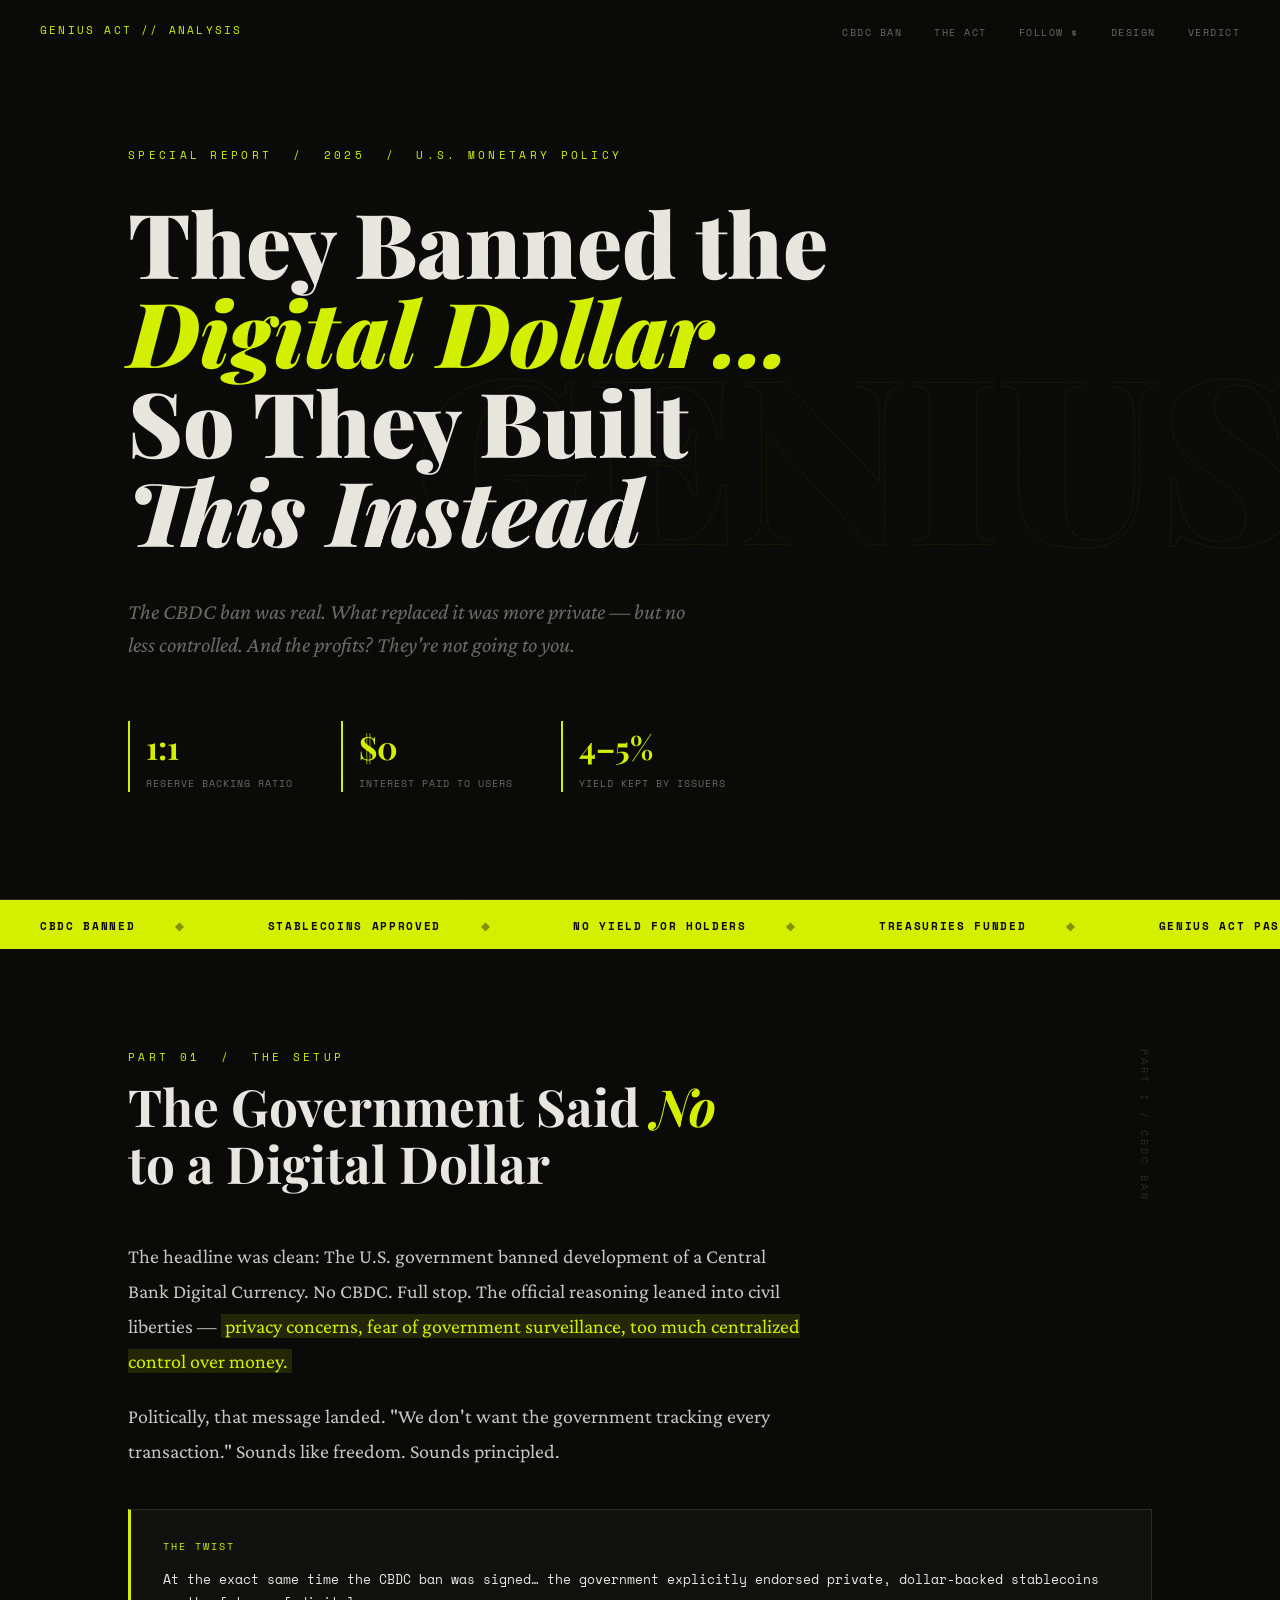
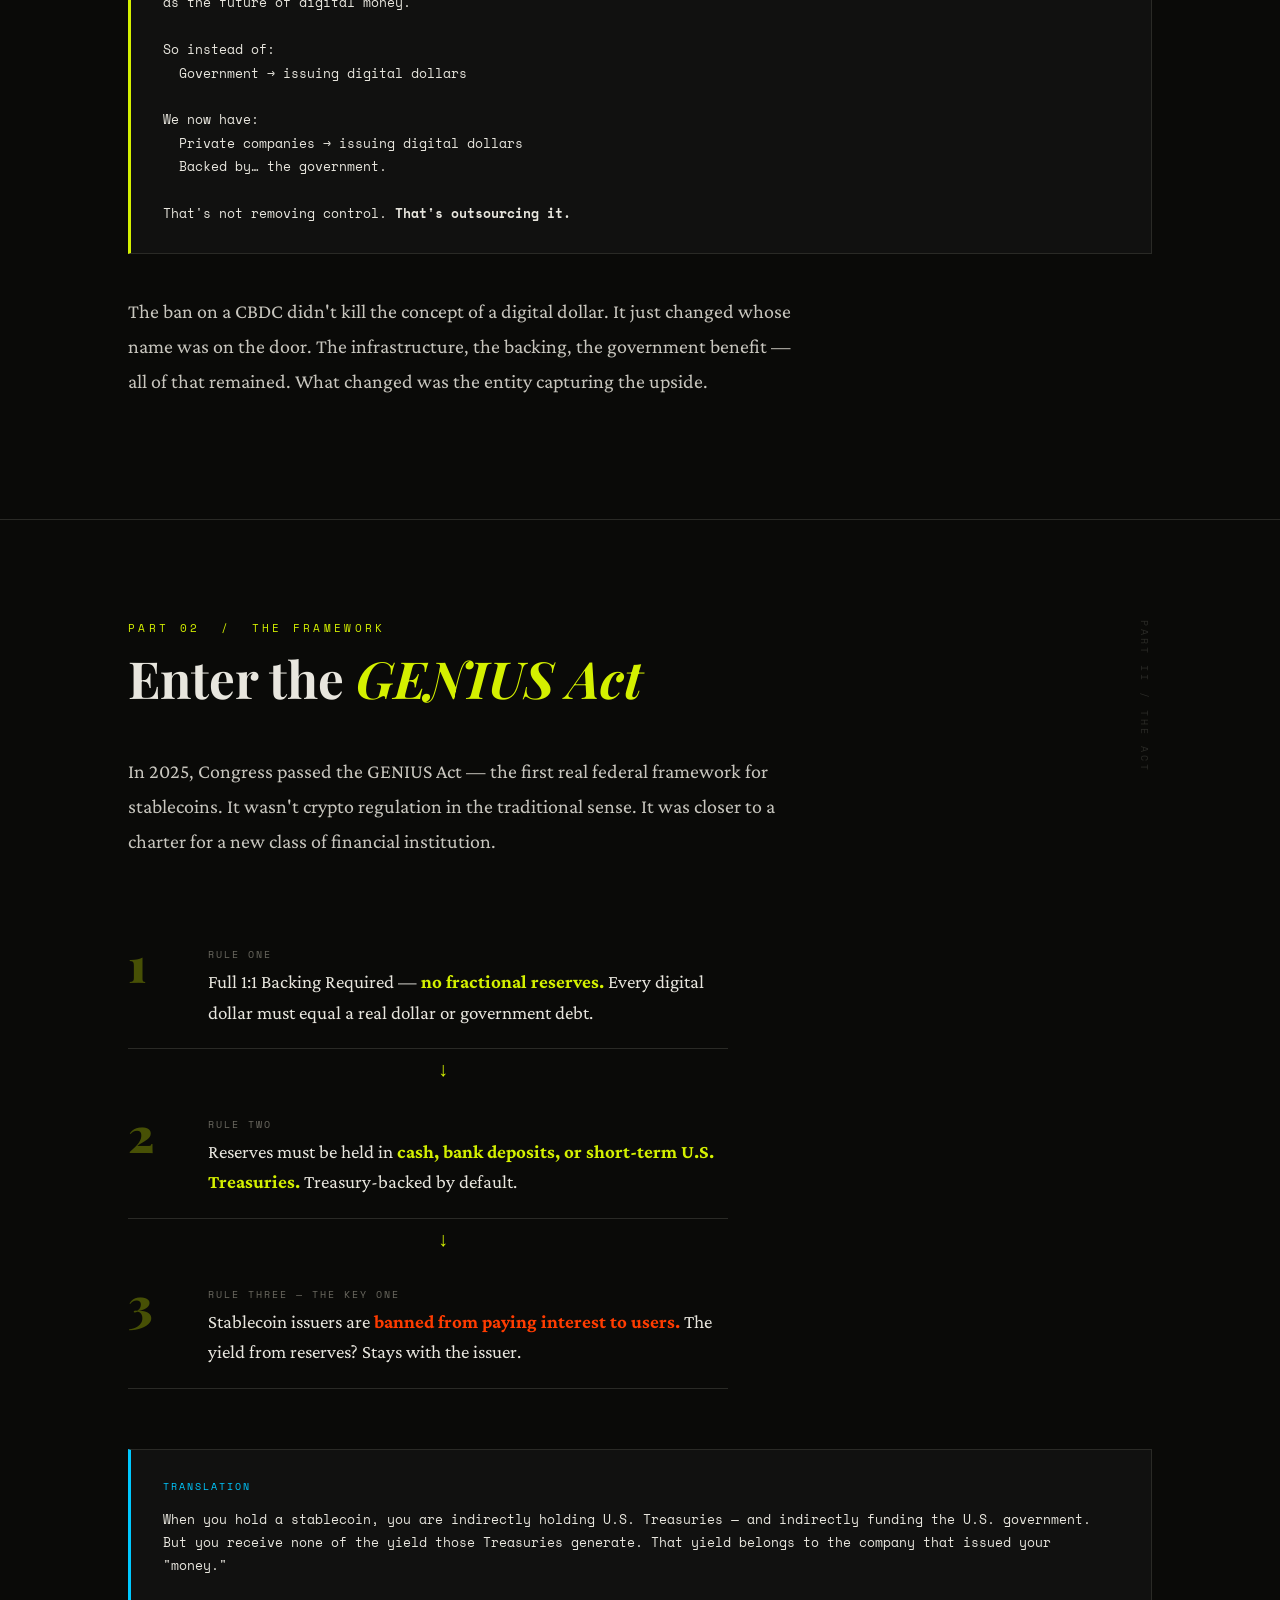
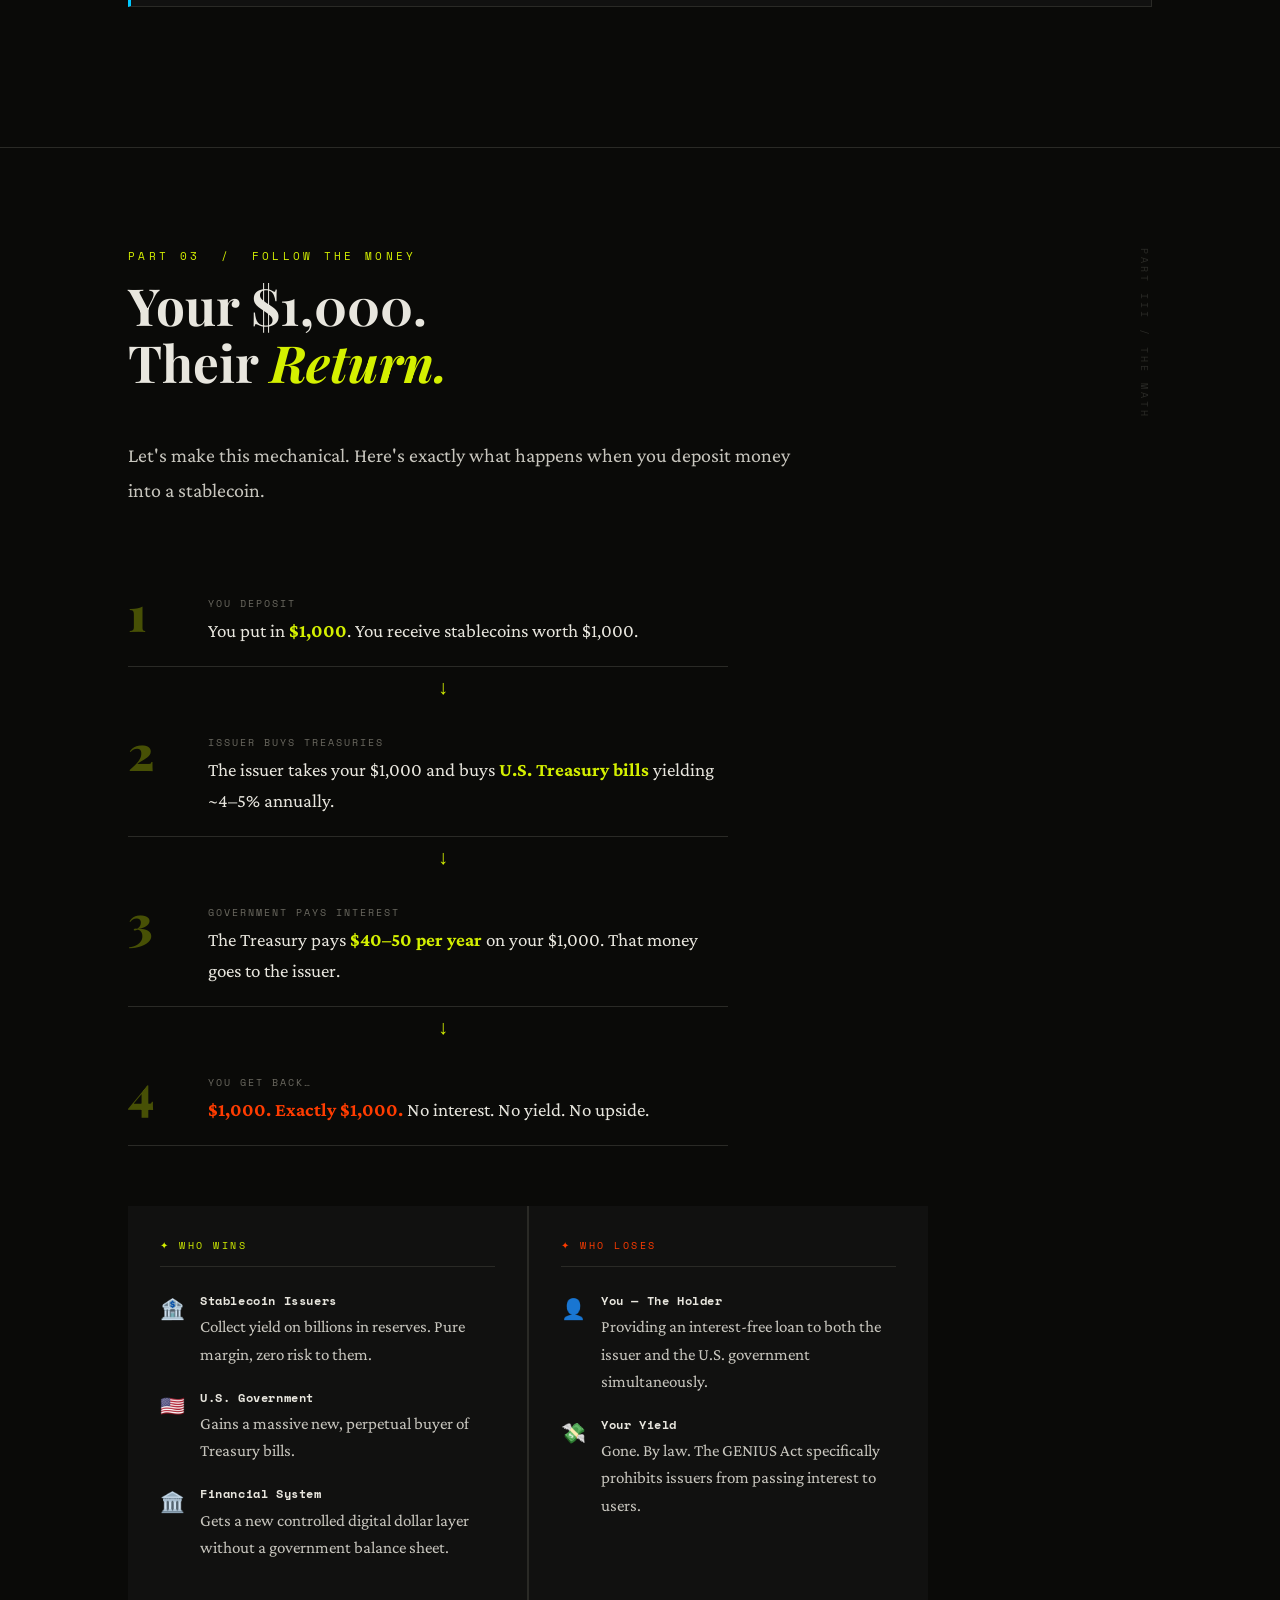
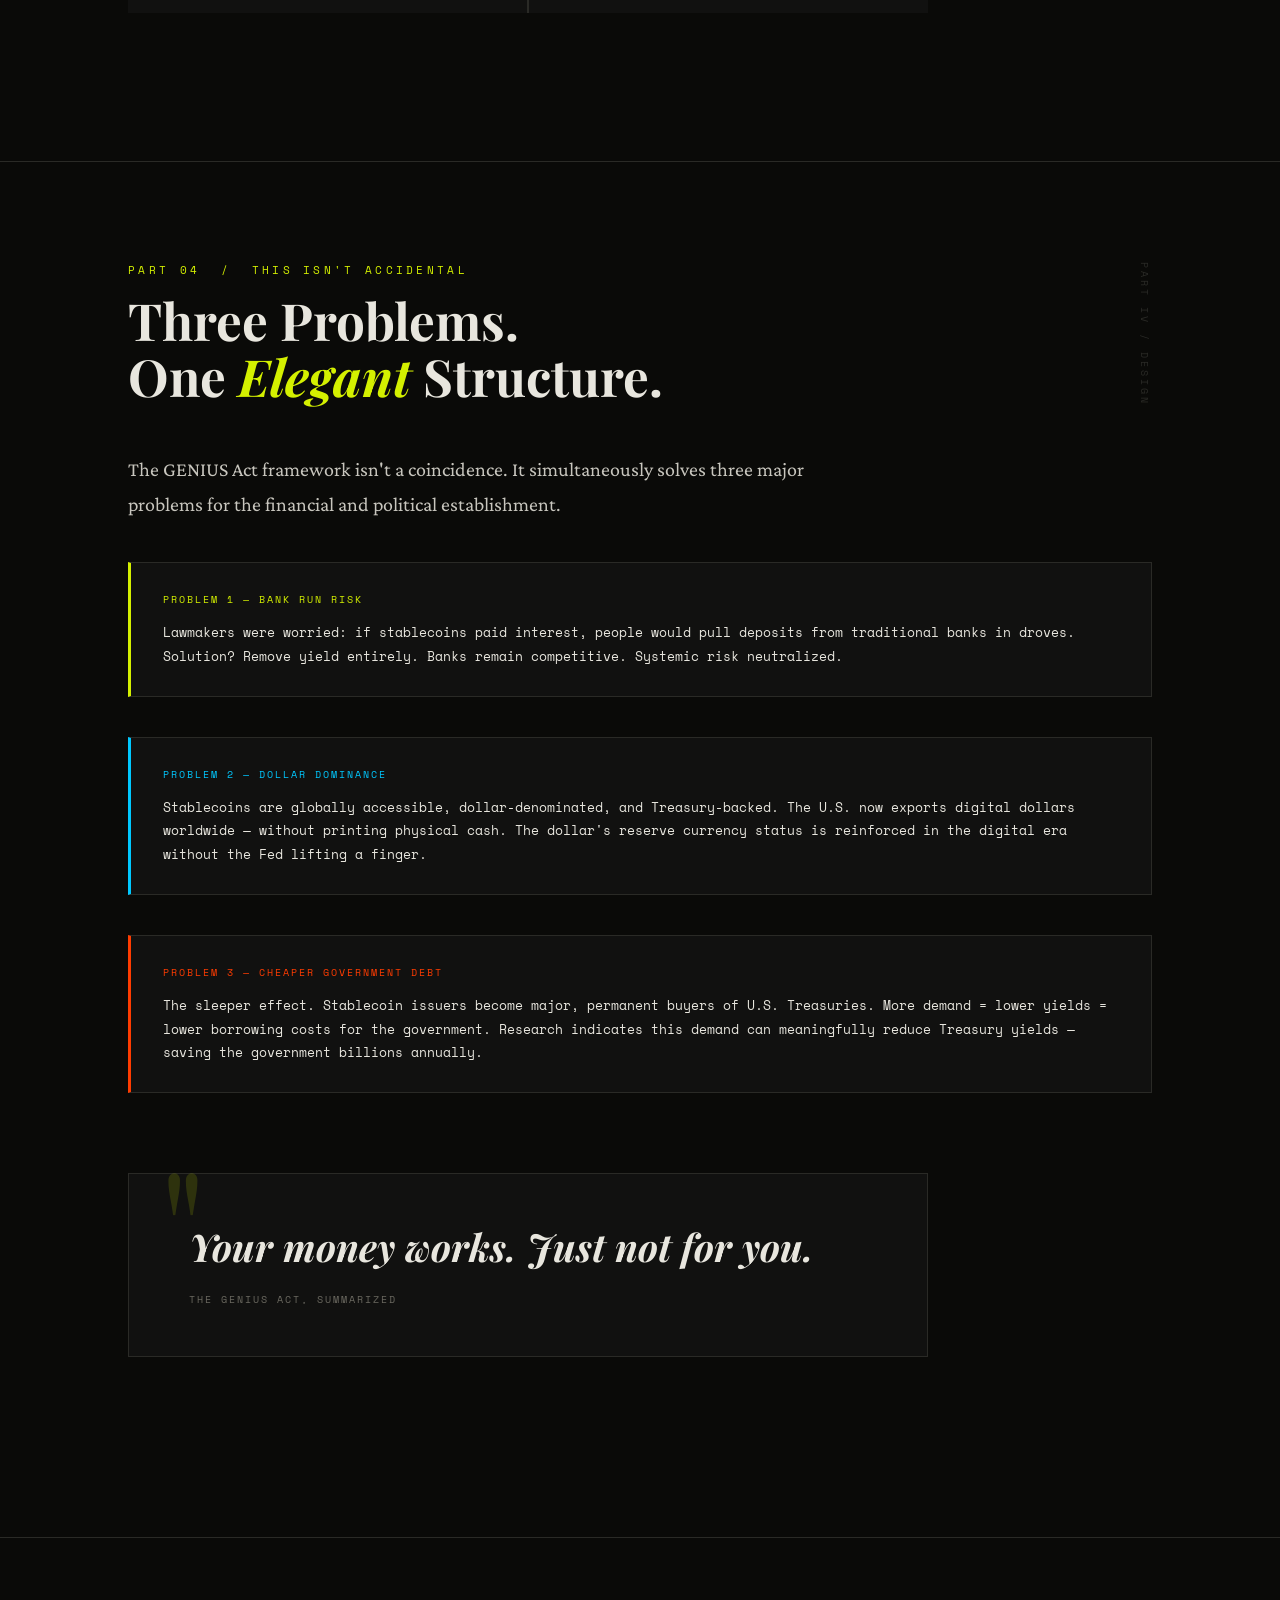
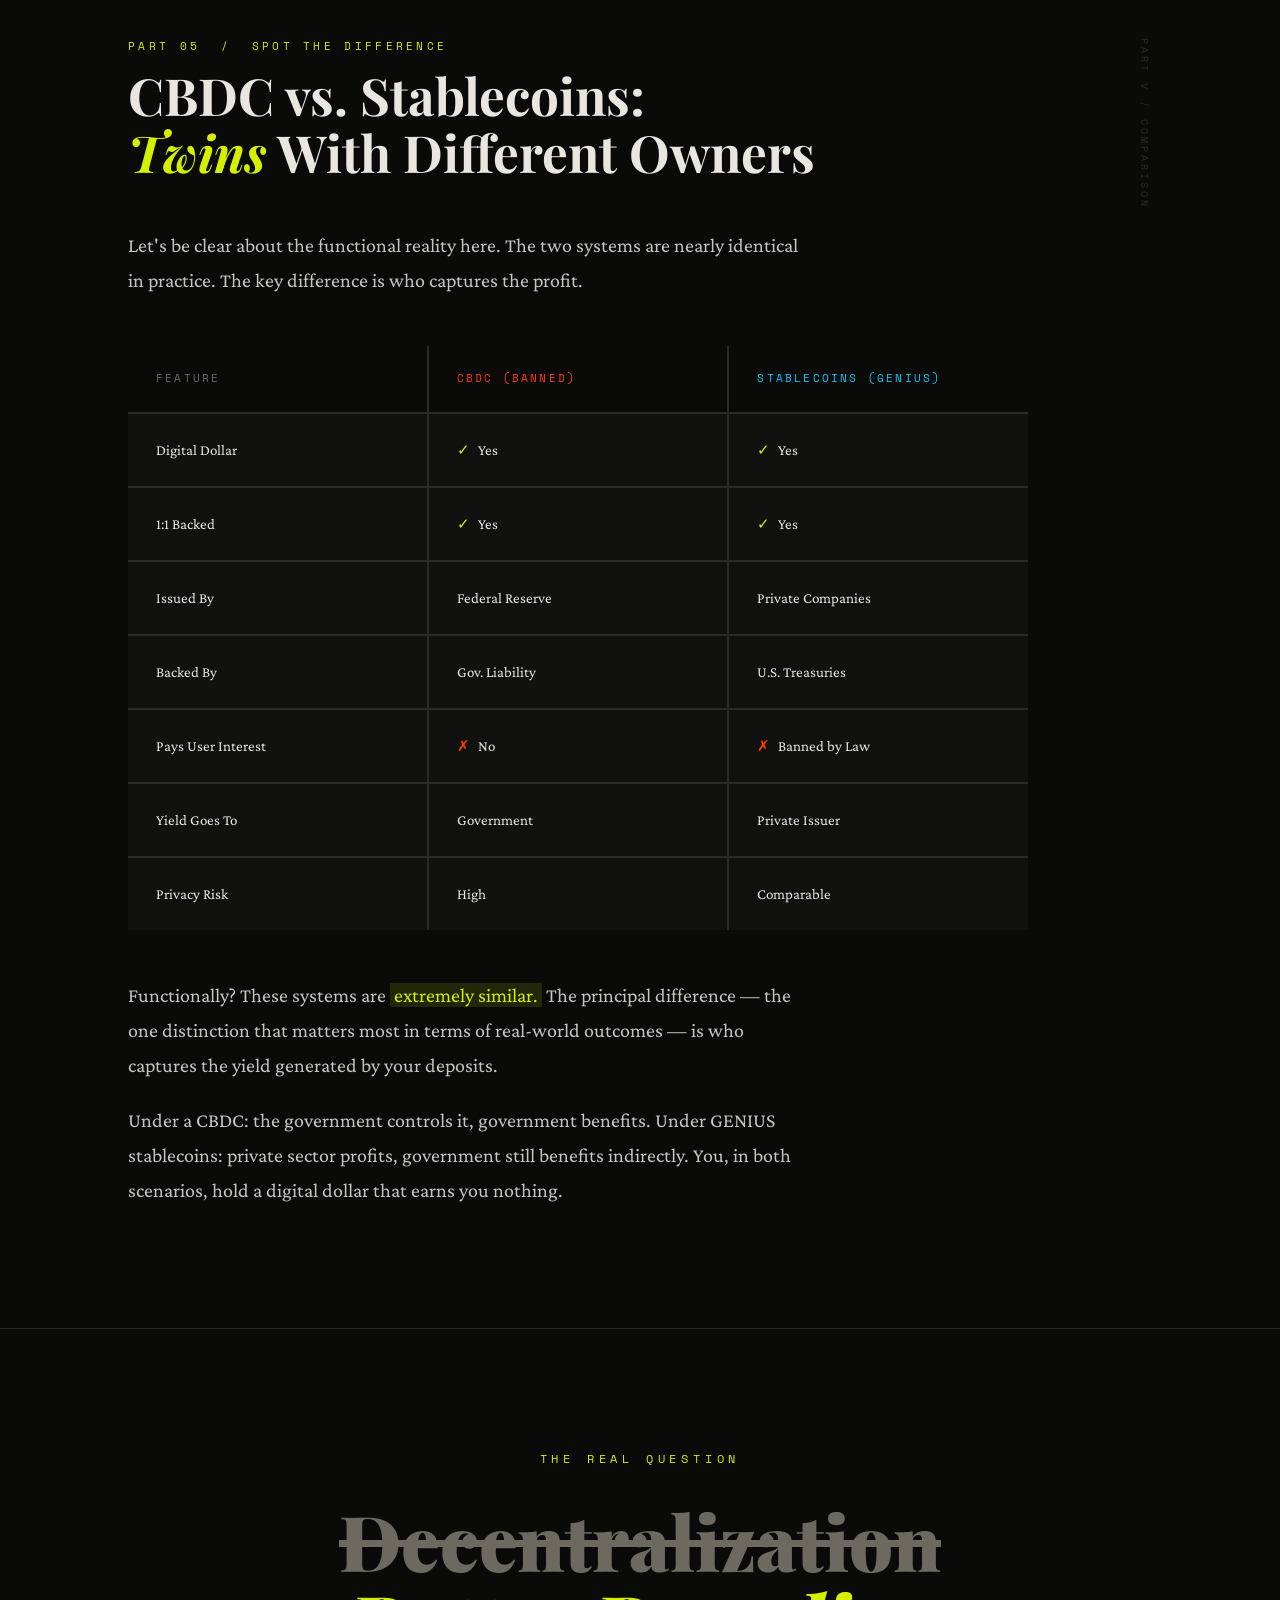
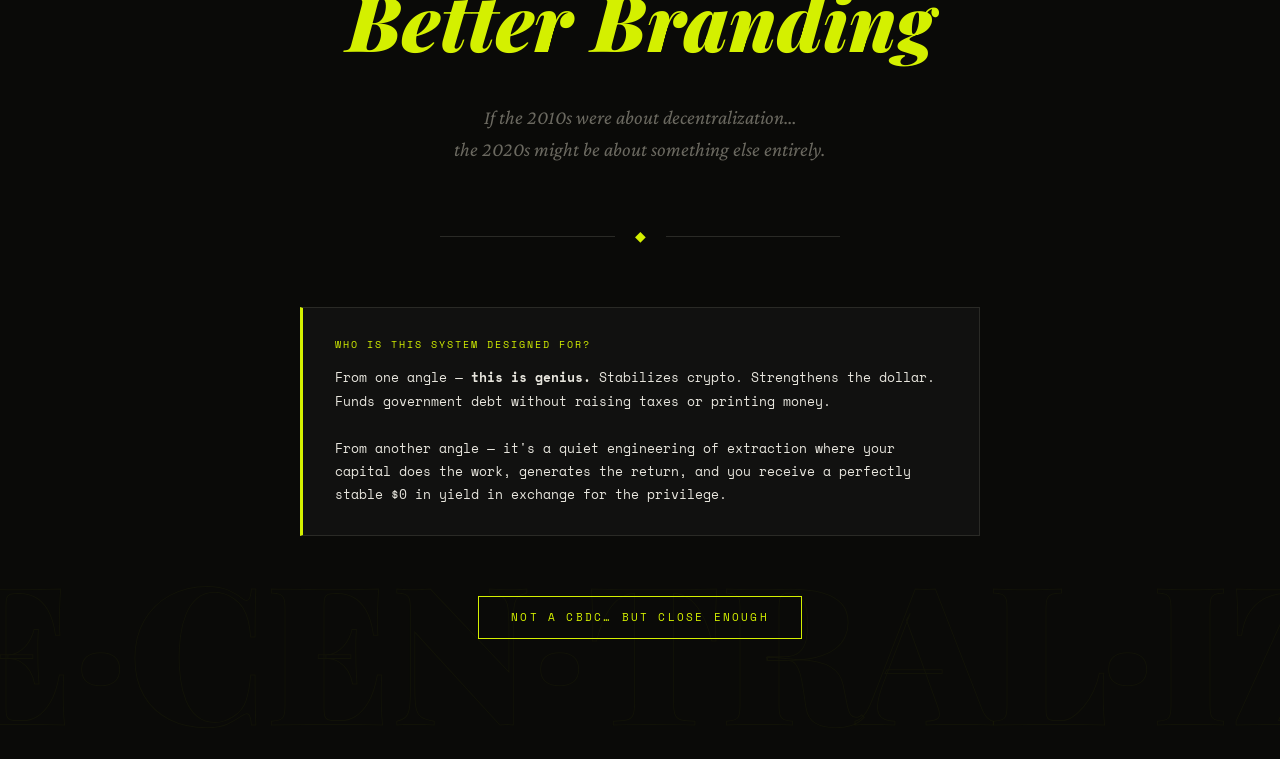
<file: genius-act-presentation.html>
<!DOCTYPE html>
<html lang="en">
<head>
<meta charset="UTF-8">
<meta name="viewport" content="width=device-width, initial-scale=1.0">
<title>They Banned the Digital Dollar… So They Built This Instead</title>
<link rel="preconnect" href="https://fonts.googleapis.com">
<link href="https://fonts.googleapis.com/css2?family=Playfair+Display:wght@400;700;900&family=Space+Mono:wght@400;700&family=Crimson+Pro:ital,wght@0,300;0,400;1,300&display=swap" rel="stylesheet">

<style>
  :root {
    --bg: #0a0a08;
    --surface: #111110;
    --border: #2a2a26;
    --text: #e8e6de;
    --muted: #6b6960;
    --accent: #d4f000;
    --accent2: #ff3c00;
    --accent3: #00c8ff;
    --serif: 'Playfair Display', Georgia, serif;
    --mono: 'Space Mono', monospace;
    --body: 'Crimson Pro', Georgia, serif;
  }

  *, *::before, *::after { margin: 0; padding: 0; box-sizing: border-box; }

  html { scroll-behavior: smooth; }

  body {
    background: var(--bg);
    color: var(--text);
    font-family: var(--body);
    font-size: 18px;
    line-height: 1.6;
    overflow-x: hidden;
  }

  /* NOISE TEXTURE OVERLAY */
  body::before {
    content: '';
    position: fixed;
    inset: 0;
    background-image: url("data:image/svg+xml,%3Csvg viewBox='0 0 512 512' xmlns='http://www.w3.org/2000/svg'%3E%3Cfilter id='noise'%3E%3CfeTurbulence type='fractalNoise' baseFrequency='0.85' numOctaves='4' stitchTiles='stitch'/%3E%3C/filter%3E%3Crect width='100%25' height='100%25' filter='url(%23noise)' opacity='0.04'/%3E%3C/svg%3E");
    pointer-events: none;
    z-index: 9999;
    opacity: 0.3;
  }

  /* SCROLLBAR */
  ::-webkit-scrollbar { width: 3px; }
  ::-webkit-scrollbar-track { background: var(--bg); }
  ::-webkit-scrollbar-thumb { background: var(--accent); }

  /* PROGRESS BAR */
  #progress-bar {
    position: fixed;
    top: 0; left: 0;
    height: 2px;
    background: var(--accent);
    width: 0%;
    z-index: 1000;
    transition: width 0.1s linear;
    box-shadow: 0 0 8px var(--accent);
  }

  /* NAV */
  nav {
    position: fixed;
    top: 0; left: 0; right: 0;
    z-index: 100;
    padding: 16px 40px;
    display: flex;
    justify-content: space-between;
    align-items: center;
    background: linear-gradient(to bottom, rgba(10,10,8,0.98), transparent);
  }

  .nav-logo {
    font-family: var(--mono);
    font-size: 11px;
    color: var(--accent);
    letter-spacing: 0.2em;
    text-transform: uppercase;
  }

  .nav-links {
    display: flex;
    gap: 32px;
    list-style: none;
  }

  .nav-links a {
    font-family: var(--mono);
    font-size: 10px;
    color: var(--muted);
    text-decoration: none;
    letter-spacing: 0.15em;
    text-transform: uppercase;
    transition: color 0.2s;
  }

  .nav-links a:hover { color: var(--accent); }

  /* HERO */
  .hero {
    min-height: 100vh;
    display: flex;
    flex-direction: column;
    justify-content: center;
    padding: 120px 10vw 80px;
    position: relative;
    border-bottom: 1px solid var(--border);
    overflow: hidden;
  }

  .hero-eyebrow {
    font-family: var(--mono);
    font-size: 11px;
    color: var(--accent);
    letter-spacing: 0.3em;
    text-transform: uppercase;
    margin-bottom: 32px;
    opacity: 0;
    animation: fadeUp 0.8s 0.2s forwards;
  }

  .hero-title {
    font-family: var(--serif);
    font-size: clamp(42px, 7vw, 96px);
    font-weight: 900;
    line-height: 1.0;
    max-width: 900px;
    margin-bottom: 40px;
    opacity: 0;
    animation: fadeUp 0.9s 0.4s forwards;
  }

  .hero-title .highlight {
    color: var(--accent);
    font-style: italic;
  }

  .hero-title .strike {
    text-decoration: line-through;
    color: var(--muted);
  }

  .hero-subtitle {
    font-size: 22px;
    color: var(--muted);
    max-width: 560px;
    font-style: italic;
    line-height: 1.5;
    opacity: 0;
    animation: fadeUp 0.9s 0.6s forwards;
  }

  .hero-meta {
    margin-top: 60px;
    display: flex;
    gap: 48px;
    opacity: 0;
    animation: fadeUp 0.8s 0.8s forwards;
  }

  .hero-stat {
    border-left: 2px solid var(--accent);
    padding-left: 16px;
  }

  .hero-stat-num {
    font-family: var(--serif);
    font-size: 32px;
    font-weight: 700;
    color: var(--accent);
  }

  .hero-stat-label {
    font-family: var(--mono);
    font-size: 10px;
    color: var(--muted);
    letter-spacing: 0.1em;
    text-transform: uppercase;
    margin-top: 4px;
  }

  /* BIG BACKGROUND TEXT */
  .hero-bg-text {
    position: absolute;
    right: -20px;
    top: 50%;
    transform: translateY(-50%);
    font-family: var(--serif);
    font-size: clamp(120px, 18vw, 260px);
    font-weight: 900;
    color: transparent;
    -webkit-text-stroke: 1px rgba(212, 240, 0, 0.06);
    pointer-events: none;
    white-space: nowrap;
    line-height: 1;
    user-select: none;
  }

  /* TICKER */
  .ticker-wrap {
    background: var(--accent);
    overflow: hidden;
    padding: 10px 0;
    white-space: nowrap;
  }

  .ticker-inner {
    display: inline-block;
    animation: ticker 30s linear infinite;
  }

  .ticker-inner span {
    font-family: var(--mono);
    font-size: 11px;
    font-weight: 700;
    color: var(--bg);
    letter-spacing: 0.15em;
    text-transform: uppercase;
    padding: 0 40px;
  }

  .ticker-inner span::after {
    content: '◆';
    margin-left: 40px;
    opacity: 0.4;
  }

  @keyframes ticker {
    from { transform: translateX(0); }
    to { transform: translateX(-50%); }
  }

  /* SECTIONS */
  .section {
    padding: 100px 10vw;
    border-bottom: 1px solid var(--border);
    position: relative;
  }

  .section-number {
    font-family: var(--mono);
    font-size: 11px;
    color: var(--accent);
    letter-spacing: 0.3em;
    text-transform: uppercase;
    margin-bottom: 12px;
  }

  .section-title {
    font-family: var(--serif);
    font-size: clamp(32px, 4vw, 56px);
    font-weight: 700;
    line-height: 1.1;
    margin-bottom: 48px;
    max-width: 700px;
  }

  .section-title em {
    font-style: italic;
    color: var(--accent);
  }

  .section-body {
    max-width: 680px;
    font-size: 20px;
    line-height: 1.75;
    color: #c8c6be;
  }

  .section-body p { margin-bottom: 20px; }

  /* CALLOUT BOXES */
  .callout {
    background: var(--surface);
    border: 1px solid var(--border);
    border-left: 3px solid var(--accent);
    padding: 28px 32px;
    margin: 40px 0;
    font-family: var(--mono);
    font-size: 13px;
    line-height: 1.8;
    color: var(--text);
  }

  .callout.red { border-left-color: var(--accent2); }
  .callout.blue { border-left-color: var(--accent3); }

  .callout-label {
    font-size: 10px;
    color: var(--accent);
    letter-spacing: 0.2em;
    text-transform: uppercase;
    margin-bottom: 12px;
    display: block;
  }

  .callout.red .callout-label { color: var(--accent2); }
  .callout.blue .callout-label { color: var(--accent3); }

  /* FLOW DIAGRAM */
  .flow {
    margin: 60px 0;
    display: flex;
    flex-direction: column;
    gap: 0;
    max-width: 600px;
  }

  .flow-step {
    display: flex;
    align-items: flex-start;
    gap: 20px;
    padding: 20px 0;
    border-bottom: 1px solid var(--border);
    opacity: 0;
    transform: translateX(-20px);
    transition: all 0.5s ease;
  }

  .flow-step.visible {
    opacity: 1;
    transform: translateX(0);
  }

  .flow-num {
    font-family: var(--serif);
    font-size: 48px;
    font-weight: 900;
    color: var(--accent);
    line-height: 1;
    min-width: 60px;
    opacity: 0.3;
  }

  .flow-text {
    padding-top: 8px;
  }

  .flow-label {
    font-family: var(--mono);
    font-size: 10px;
    color: var(--muted);
    letter-spacing: 0.2em;
    text-transform: uppercase;
    margin-bottom: 4px;
  }

  .flow-desc {
    font-family: var(--body);
    font-size: 19px;
    color: var(--text);
  }

  .flow-desc strong {
    color: var(--accent);
  }

  .flow-arrow {
    text-align: center;
    color: var(--accent);
    font-size: 20px;
    padding: 4px 0;
    margin-left: 30px;
  }

  /* WHO WINS TABLE */
  .winners-table {
    display: grid;
    grid-template-columns: 1fr 1fr;
    gap: 2px;
    margin: 48px 0;
    max-width: 800px;
    background: var(--border);
  }

  .winners-col {
    background: var(--surface);
    padding: 32px;
  }

  .winners-col-label {
    font-family: var(--mono);
    font-size: 10px;
    letter-spacing: 0.25em;
    text-transform: uppercase;
    margin-bottom: 24px;
    padding-bottom: 12px;
    border-bottom: 1px solid var(--border);
  }

  .winners-col.win .winners-col-label { color: var(--accent); }
  .winners-col.lose .winners-col-label { color: var(--accent2); }

  .winner-item {
    display: flex;
    align-items: flex-start;
    gap: 12px;
    margin-bottom: 20px;
    font-size: 17px;
    color: #c8c6be;
  }

  .winner-item .icon {
    font-size: 20px;
    min-width: 28px;
    margin-top: 2px;
  }

  .winner-item strong {
    display: block;
    color: var(--text);
    font-family: var(--mono);
    font-size: 12px;
    font-weight: 700;
    letter-spacing: 0.05em;
    margin-bottom: 3px;
  }

  /* COMPARISON TABLE */
  .compare-grid {
    display: grid;
    grid-template-columns: 1fr 1fr 1fr;
    gap: 2px;
    background: var(--border);
    max-width: 900px;
    margin: 48px 0;
  }

  .compare-cell {
    background: var(--surface);
    padding: 24px 28px;
    font-size: 15px;
  }

  .compare-cell.header {
    background: var(--bg);
    font-family: var(--mono);
    font-size: 11px;
    letter-spacing: 0.2em;
    text-transform: uppercase;
    color: var(--muted);
  }

  .compare-cell.header.cbdc { color: var(--accent2); }
  .compare-cell.header.stable { color: var(--accent3); }

  .compare-cell .check { color: var(--accent); margin-right: 8px; }
  .compare-cell .cross { color: var(--accent2); margin-right: 8px; }

  /* PULL QUOTE */
  .pull-quote {
    margin: 80px 0;
    padding: 48px 60px;
    background: var(--surface);
    border: 1px solid var(--border);
    position: relative;
    max-width: 800px;
  }

  .pull-quote::before {
    content: '"';
    font-family: var(--serif);
    font-size: 160px;
    color: var(--accent);
    opacity: 0.15;
    position: absolute;
    top: -30px;
    left: 30px;
    line-height: 1;
  }

  .pull-quote-text {
    font-family: var(--serif);
    font-size: clamp(24px, 3vw, 38px);
    font-weight: 700;
    line-height: 1.3;
    font-style: italic;
    color: var(--text);
    position: relative;
    z-index: 1;
  }

  .pull-quote-attr {
    font-family: var(--mono);
    font-size: 10px;
    color: var(--muted);
    letter-spacing: 0.2em;
    text-transform: uppercase;
    margin-top: 20px;
    position: relative;
    z-index: 1;
  }

  /* DIVIDER */
  .divider {
    display: flex;
    align-items: center;
    gap: 20px;
    margin: 60px 0;
    max-width: 680px;
  }

  .divider-line { flex: 1; height: 1px; background: var(--border); }
  .divider-icon { color: var(--accent); font-size: 14px; }

  /* OUTRO */
  .outro {
    padding: 120px 10vw;
    text-align: center;
    position: relative;
    overflow: hidden;
  }

  .outro-tagline {
    font-family: var(--mono);
    font-size: 12px;
    color: var(--accent);
    letter-spacing: 0.4em;
    text-transform: uppercase;
    margin-bottom: 32px;
  }

  .outro-title {
    font-family: var(--serif);
    font-size: clamp(36px, 6vw, 80px);
    font-weight: 900;
    line-height: 1.05;
    max-width: 800px;
    margin: 0 auto 40px;
  }

  .outro-title .strike {
    text-decoration: line-through;
    color: var(--muted);
  }

  .outro-title .accent { color: var(--accent); font-style: italic; }

  .outro-sub {
    font-family: var(--body);
    font-size: 20px;
    color: var(--muted);
    font-style: italic;
    max-width: 500px;
    margin: 0 auto;
  }

  .outro-badge {
    display: inline-block;
    margin-top: 60px;
    border: 1px solid var(--accent);
    padding: 12px 32px;
    font-family: var(--mono);
    font-size: 11px;
    letter-spacing: 0.2em;
    text-transform: uppercase;
    color: var(--accent);
  }

  .outro-bg {
    position: absolute;
    bottom: -40px;
    left: 50%;
    transform: translateX(-50%);
    font-family: var(--serif);
    font-size: clamp(80px, 15vw, 200px);
    font-weight: 900;
    color: transparent;
    -webkit-text-stroke: 1px rgba(212, 240, 0, 0.04);
    white-space: nowrap;
    pointer-events: none;
    user-select: none;
  }

  /* SIDE LABEL */
  .section-aside {
    position: absolute;
    right: 10vw;
    top: 100px;
    writing-mode: vertical-rl;
    font-family: var(--mono);
    font-size: 10px;
    color: var(--border);
    letter-spacing: 0.3em;
    text-transform: uppercase;
    user-select: none;
  }

  /* REDACTED EFFECT */
  .redacted {
    background: var(--accent2);
    color: transparent;
    user-select: none;
    padding: 0 4px;
  }

  /* INLINE HIGHLIGHT */
  mark {
    background: rgba(212, 240, 0, 0.12);
    color: var(--accent);
    padding: 1px 4px;
    font-style: normal;
  }

  /* ANIMATIONS */
  @keyframes fadeUp {
    from { opacity: 0; transform: translateY(24px); }
    to { opacity: 1; transform: translateY(0); }
  }

  .reveal {
    opacity: 0;
    transform: translateY(28px);
    transition: opacity 0.7s ease, transform 0.7s ease;
  }

  .reveal.visible {
    opacity: 1;
    transform: translateY(0);
  }

  /* MOBILE */
  @media (max-width: 768px) {
    nav { padding: 16px 24px; }
    .nav-links { display: none; }
    .hero { padding: 100px 6vw 60px; }
    .section { padding: 80px 6vw; }
    .section-aside { display: none; }
    .hero-bg-text { opacity: 0.5; font-size: 100px; right: -40px; }
    .winners-table { grid-template-columns: 1fr; }
    .compare-grid { grid-template-columns: 1fr; }
    .compare-cell.header:first-child { display: none; }
    .pull-quote { padding: 32px; }
    .hero-meta { flex-wrap: wrap; gap: 24px; }
    .outro { padding: 80px 6vw; }
  }
</style>
</head>
<body>

<div id="progress-bar"></div>

<nav>
  <div class="nav-logo">GENIUS ACT // ANALYSIS</div>
  <ul class="nav-links">
    <li><a href="#cbdc">CBDC Ban</a></li>
    <li><a href="#genius">The Act</a></li>
    <li><a href="#money">Follow $</a></li>
    <li><a href="#design">Design</a></li>
    <li><a href="#verdict">Verdict</a></li>
  </ul>
</nav>

<!-- HERO -->
<section class="hero">
  <div class="hero-bg-text">GENIUS</div>

  <div class="hero-eyebrow">SPECIAL REPORT &nbsp;/&nbsp; 2025 &nbsp;/&nbsp; U.S. MONETARY POLICY</div>

  <h1 class="hero-title">
    They Banned the<br>
    <span class="highlight">Digital Dollar…</span><br>
    So They Built<br>
    <em>This Instead</em>
  </h1>

  <p class="hero-subtitle">
    The CBDC ban was real. What replaced it was more private — 
    but no less controlled. And the profits? They're not going to you.
  </p>

  <div class="hero-meta">
    <div class="hero-stat">
      <div class="hero-stat-num">1:1</div>
      <div class="hero-stat-label">Reserve Backing Ratio</div>
    </div>
    <div class="hero-stat">
      <div class="hero-stat-num">$0</div>
      <div class="hero-stat-label">Interest Paid to Users</div>
    </div>
    <div class="hero-stat">
      <div class="hero-stat-num">4–5%</div>
      <div class="hero-stat-label">Yield Kept by Issuers</div>
    </div>
  </div>
</section>

<!-- TICKER -->
<div class="ticker-wrap">
  <div class="ticker-inner">
    <span>CBDC BANNED</span>
    <span>STABLECOINS APPROVED</span>
    <span>NO YIELD FOR HOLDERS</span>
    <span>TREASURIES FUNDED</span>
    <span>GENIUS ACT PASSED 2025</span>
    <span>DOLLAR DOMINANCE EXTENDED</span>
    <span>PRIVATE PROFIT, PUBLIC BACKING</span>
    <span>NOT A CBDC… BUT CLOSE ENOUGH</span>
    <span>CBDC BANNED</span>
    <span>STABLECOINS APPROVED</span>
    <span>NO YIELD FOR HOLDERS</span>
    <span>TREASURIES FUNDED</span>
    <span>GENIUS ACT PASSED 2025</span>
    <span>DOLLAR DOMINANCE EXTENDED</span>
    <span>PRIVATE PROFIT, PUBLIC BACKING</span>
    <span>NOT A CBDC… BUT CLOSE ENOUGH</span>
  </div>
</div>

<!-- SECTION 1: CBDC BAN -->
<section class="section" id="cbdc">
  <div class="section-aside">PART I / CBDC BAN</div>

  <div class="section-number reveal">PART 01 &nbsp;/&nbsp; THE SETUP</div>
  <h2 class="section-title reveal">The Government Said <em>No</em><br>to a Digital Dollar</h2>

  <div class="section-body">
    <p class="reveal">
      The headline was clean: The U.S. government banned development of a Central Bank Digital Currency.
      No CBDC. Full stop. The official reasoning leaned into civil liberties —
      <mark>privacy concerns, fear of government surveillance, too much centralized control over money.</mark>
    </p>
    <p class="reveal">
      Politically, that message landed. "We don't want the government tracking every transaction." 
      Sounds like freedom. Sounds principled.
    </p>
  </div>

  <div class="callout reveal">
    <span class="callout-label">The Twist</span>
    At the exact same time the CBDC ban was signed…
    the government explicitly endorsed private, dollar-backed stablecoins as the future of digital money.<br><br>
    So instead of:<br>
    &nbsp;&nbsp;Government → issuing digital dollars<br><br>
    We now have:<br>
    &nbsp;&nbsp;Private companies → issuing digital dollars<br>
    &nbsp;&nbsp;Backed by… the government.<br><br>
    That's not removing control. <strong>That's outsourcing it.</strong>
  </div>

  <div class="section-body">
    <p class="reveal">
      The ban on a CBDC didn't kill the concept of a digital dollar. It just 
      changed whose name was on the door. The infrastructure, the backing, 
      the government benefit — all of that remained. What changed was the entity 
      capturing the upside.
    </p>
  </div>
</section>

<!-- SECTION 2: GENIUS ACT -->
<section class="section" id="genius">
  <div class="section-aside">PART II / THE ACT</div>

  <div class="section-number reveal">PART 02 &nbsp;/&nbsp; THE FRAMEWORK</div>
  <h2 class="section-title reveal">Enter the <em>GENIUS Act</em></h2>

  <div class="section-body">
    <p class="reveal">
      In 2025, Congress passed the GENIUS Act — the first real federal framework for stablecoins. 
      It wasn't crypto regulation in the traditional sense. It was closer to 
      a charter for a new class of financial institution.
    </p>
  </div>

  <div class="flow reveal" id="geniusFlow">
    <div class="flow-step">
      <div class="flow-num">1</div>
      <div class="flow-text">
        <div class="flow-label">Rule One</div>
        <div class="flow-desc">Full 1:1 Backing Required — <strong>no fractional reserves.</strong> Every digital dollar must equal a real dollar or government debt.</div>
      </div>
    </div>
    <div class="flow-arrow">↓</div>
    <div class="flow-step">
      <div class="flow-num">2</div>
      <div class="flow-text">
        <div class="flow-label">Rule Two</div>
        <div class="flow-desc">Reserves must be held in <strong>cash, bank deposits, or short-term U.S. Treasuries.</strong> Treasury-backed by default.</div>
      </div>
    </div>
    <div class="flow-arrow">↓</div>
    <div class="flow-step">
      <div class="flow-num">3</div>
      <div class="flow-text">
        <div class="flow-label">Rule Three — The Key One</div>
        <div class="flow-desc">Stablecoin issuers are <strong style="color: var(--accent2)">banned from paying interest to users.</strong> The yield from reserves? Stays with the issuer.</div>
      </div>
    </div>
  </div>

  <div class="callout blue reveal">
    <span class="callout-label">Translation</span>
    When you hold a stablecoin, you are indirectly holding U.S. Treasuries —
    and indirectly funding the U.S. government. But you receive none of the yield those Treasuries generate. 
    That yield belongs to the company that issued your "money."
  </div>
</section>

<!-- SECTION 3: FOLLOW THE MONEY -->
<section class="section" id="money">
  <div class="section-aside">PART III / THE MATH</div>

  <div class="section-number reveal">PART 03 &nbsp;/&nbsp; FOLLOW THE MONEY</div>
  <h2 class="section-title reveal">Your $1,000.<br>Their <em>Return.</em></h2>

  <div class="section-body">
    <p class="reveal">Let's make this mechanical. Here's exactly what happens when you deposit money into a stablecoin.</p>
  </div>

  <div class="flow" id="moneyFlow">
    <div class="flow-step reveal">
      <div class="flow-num">1</div>
      <div class="flow-text">
        <div class="flow-label">You Deposit</div>
        <div class="flow-desc">You put in <strong>$1,000</strong>. You receive stablecoins worth $1,000.</div>
      </div>
    </div>
    <div class="flow-arrow">↓</div>
    <div class="flow-step reveal">
      <div class="flow-num">2</div>
      <div class="flow-text">
        <div class="flow-label">Issuer Buys Treasuries</div>
        <div class="flow-desc">The issuer takes your $1,000 and buys <strong>U.S. Treasury bills</strong> yielding ~4–5% annually.</div>
      </div>
    </div>
    <div class="flow-arrow">↓</div>
    <div class="flow-step reveal">
      <div class="flow-num">3</div>
      <div class="flow-text">
        <div class="flow-label">Government Pays Interest</div>
        <div class="flow-desc">The Treasury pays <strong>$40–50 per year</strong> on your $1,000. That money goes to the issuer.</div>
      </div>
    </div>
    <div class="flow-arrow">↓</div>
    <div class="flow-step reveal">
      <div class="flow-num">4</div>
      <div class="flow-text">
        <div class="flow-label">You Get Back…</div>
        <div class="flow-desc"><strong style="color: var(--accent2)">$1,000. Exactly $1,000.</strong> No interest. No yield. No upside.</div>
      </div>
    </div>
  </div>

  <div class="winners-table reveal">
    <div class="winners-col win">
      <div class="winners-col-label">✦ Who Wins</div>
      <div class="winner-item">
        <div class="icon">🏦</div>
        <div>
          <strong>Stablecoin Issuers</strong>
          Collect yield on billions in reserves. Pure margin, zero risk to them.
        </div>
      </div>
      <div class="winner-item">
        <div class="icon">🇺🇸</div>
        <div>
          <strong>U.S. Government</strong>
          Gains a massive new, perpetual buyer of Treasury bills.
        </div>
      </div>
      <div class="winner-item">
        <div class="icon">🏛️</div>
        <div>
          <strong>Financial System</strong>
          Gets a new controlled digital dollar layer without a government balance sheet.
        </div>
      </div>
    </div>
    <div class="winners-col lose">
      <div class="winners-col-label">✦ Who Loses</div>
      <div class="winner-item">
        <div class="icon">👤</div>
        <div>
          <strong>You — The Holder</strong>
          Providing an interest-free loan to both the issuer and the U.S. government simultaneously.
        </div>
      </div>
      <div class="winner-item">
        <div class="icon">💸</div>
        <div>
          <strong>Your Yield</strong>
          Gone. By law. The GENIUS Act specifically prohibits issuers from passing interest to users.
        </div>
      </div>
    </div>
  </div>
</section>

<!-- SECTION 4: NOT ACCIDENTAL -->
<section class="section" id="design">
  <div class="section-aside">PART IV / DESIGN</div>

  <div class="section-number reveal">PART 04 &nbsp;/&nbsp; THIS ISN'T ACCIDENTAL</div>
  <h2 class="section-title reveal">Three Problems.<br>One <em>Elegant</em> Structure.</h2>

  <div class="section-body">
    <p class="reveal">
      The GENIUS Act framework isn't a coincidence. It simultaneously solves 
      three major problems for the financial and political establishment.
    </p>
  </div>

  <div class="callout reveal">
    <span class="callout-label">Problem 1 — Bank Run Risk</span>
    Lawmakers were worried: if stablecoins paid interest, people would pull deposits 
    from traditional banks in droves. Solution? Remove yield entirely. Banks remain 
    competitive. Systemic risk neutralized.
  </div>

  <div class="callout blue reveal">
    <span class="callout-label">Problem 2 — Dollar Dominance</span>
    Stablecoins are globally accessible, dollar-denominated, and Treasury-backed. 
    The U.S. now exports digital dollars worldwide — without printing physical cash. 
    The dollar's reserve currency status is reinforced in the digital era 
    without the Fed lifting a finger.
  </div>

  <div class="callout red reveal">
    <span class="callout-label">Problem 3 — Cheaper Government Debt</span>
    The sleeper effect. Stablecoin issuers become major, permanent buyers of U.S. Treasuries. 
    More demand = lower yields = lower borrowing costs for the government. 
    Research indicates this demand can meaningfully reduce Treasury yields — 
    saving the government billions annually.
  </div>

  <div class="pull-quote reveal">
    <div class="pull-quote-text">
      Your money works. Just not for you.
    </div>
    <div class="pull-quote-attr">The GENIUS Act, Summarized</div>
  </div>
</section>

<!-- SECTION 5: CBDC vs STABLECOINS -->
<section class="section" id="verdict">
  <div class="section-aside">PART V / COMPARISON</div>

  <div class="section-number reveal">PART 05 &nbsp;/&nbsp; SPOT THE DIFFERENCE</div>
  <h2 class="section-title reveal">CBDC vs. Stablecoins:<br><em>Twins</em> With Different Owners</h2>

  <div class="section-body">
    <p class="reveal">
      Let's be clear about the functional reality here. The two systems are 
      nearly identical in practice. The key difference is who captures the profit.
    </p>
  </div>

  <div class="compare-grid reveal">
    <div class="compare-cell header">Feature</div>
    <div class="compare-cell header cbdc">CBDC (Banned)</div>
    <div class="compare-cell header stable">Stablecoins (GENIUS)</div>

    <div class="compare-cell">Digital Dollar</div>
    <div class="compare-cell"><span class="check">✓</span>Yes</div>
    <div class="compare-cell"><span class="check">✓</span>Yes</div>

    <div class="compare-cell">1:1 Backed</div>
    <div class="compare-cell"><span class="check">✓</span>Yes</div>
    <div class="compare-cell"><span class="check">✓</span>Yes</div>

    <div class="compare-cell">Issued By</div>
    <div class="compare-cell">Federal Reserve</div>
    <div class="compare-cell">Private Companies</div>

    <div class="compare-cell">Backed By</div>
    <div class="compare-cell">Gov. Liability</div>
    <div class="compare-cell">U.S. Treasuries</div>

    <div class="compare-cell">Pays User Interest</div>
    <div class="compare-cell"><span class="cross">✗</span>No</div>
    <div class="compare-cell"><span class="cross">✗</span>Banned by Law</div>

    <div class="compare-cell">Yield Goes To</div>
    <div class="compare-cell">Government</div>
    <div class="compare-cell">Private Issuer</div>

    <div class="compare-cell">Privacy Risk</div>
    <div class="compare-cell">High</div>
    <div class="compare-cell">Comparable</div>
  </div>

  <div class="section-body">
    <p class="reveal">
      Functionally? These systems are <mark>extremely similar.</mark> 
      The principal difference — the one distinction that matters most in terms of 
      real-world outcomes — is who captures the yield generated by your deposits.
    </p>
    <p class="reveal">
      Under a CBDC: the government controls it, government benefits.
      Under GENIUS stablecoins: private sector profits, government still benefits indirectly.
      You, in both scenarios, hold a digital dollar that earns you nothing.
    </p>
  </div>
</section>

<!-- OUTRO -->
<section class="outro">
  <div class="outro-bg">RE·CEN·TRAL·IZE</div>

  <div class="outro-tagline reveal">The Real Question</div>

  <h2 class="outro-title reveal">
    <span class="strike">Decentralization</span><br>
    <span class="accent">Better Branding</span>
  </h2>

  <p class="outro-sub reveal">
    If the 2010s were about decentralization…<br>
    the 2020s might be about something else entirely.
  </p>

  <div class="divider reveal" style="max-width: 400px; margin: 60px auto;">
    <div class="divider-line"></div>
    <div class="divider-icon">◆</div>
    <div class="divider-line"></div>
  </div>

  <div class="callout reveal" style="max-width: 680px; margin: 0 auto; text-align: left;">
    <span class="callout-label">Who Is This System Designed For?</span>
    From one angle — <strong>this is genius.</strong> Stabilizes crypto. Strengthens the dollar. Funds government debt without raising taxes or printing money.<br><br>
    From another angle — it's a quiet engineering of extraction where your capital does the work, generates the return, and you receive a perfectly stable $0 in yield in exchange for the privilege.
  </div>

  <div class="outro-badge reveal">
    Not a CBDC… but close enough
  </div>
</section>

<script>
  // Progress bar
  window.addEventListener('scroll', () => {
    const scrollTop = window.scrollY;
    const docHeight = document.documentElement.scrollHeight - window.innerHeight;
    const progress = (scrollTop / docHeight) * 100;
    document.getElementById('progress-bar').style.width = progress + '%';
  });

  // Intersection observer for reveal animations
  const observer = new IntersectionObserver((entries) => {
    entries.forEach(entry => {
      if (entry.isIntersecting) {
        entry.target.classList.add('visible');
        
        // Stagger flow steps
        if (entry.target.classList.contains('flow-step')) {
          const siblings = entry.target.parentElement.querySelectorAll('.flow-step');
          siblings.forEach((step, i) => {
            setTimeout(() => step.classList.add('visible'), i * 120);
          });
        }
      }
    });
  }, { threshold: 0.15, rootMargin: '0px 0px -60px 0px' });

  document.querySelectorAll('.reveal, .flow-step').forEach(el => observer.observe(el));
</script>

</body>
</html>
</file>
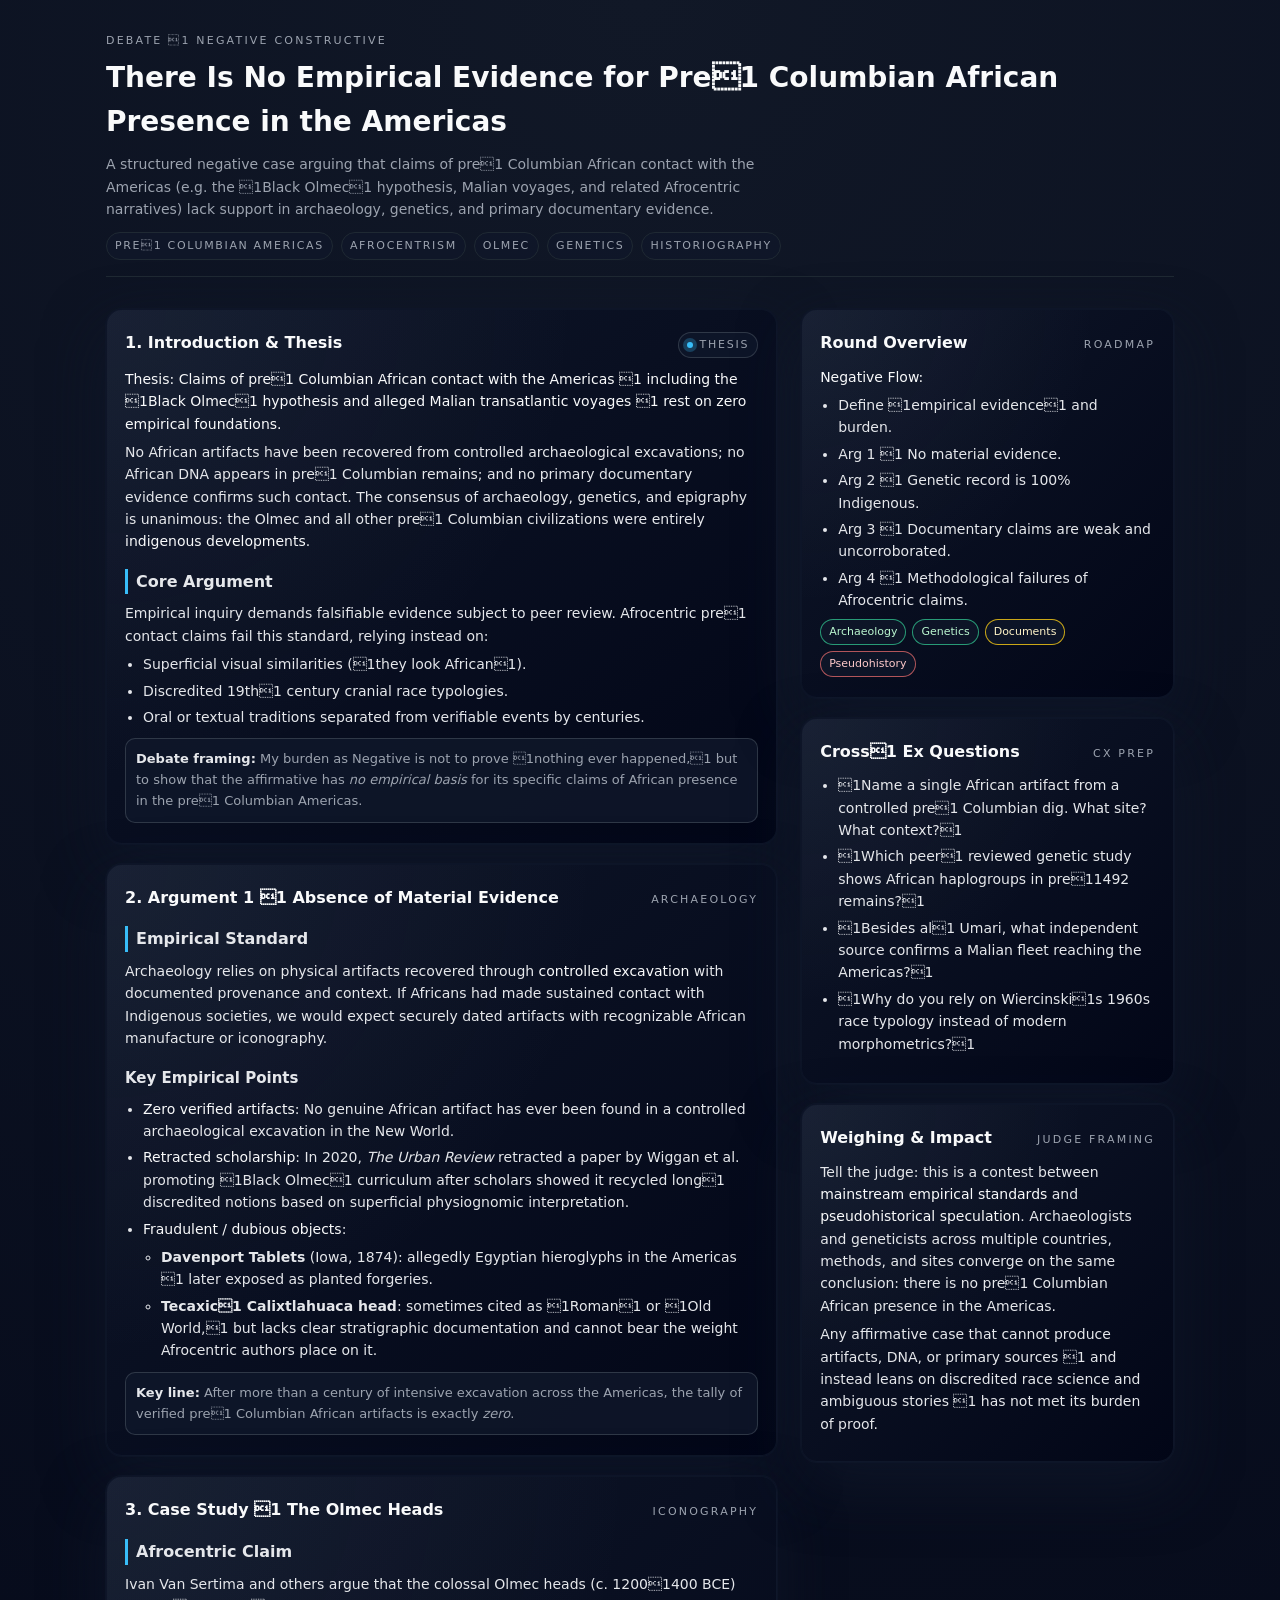
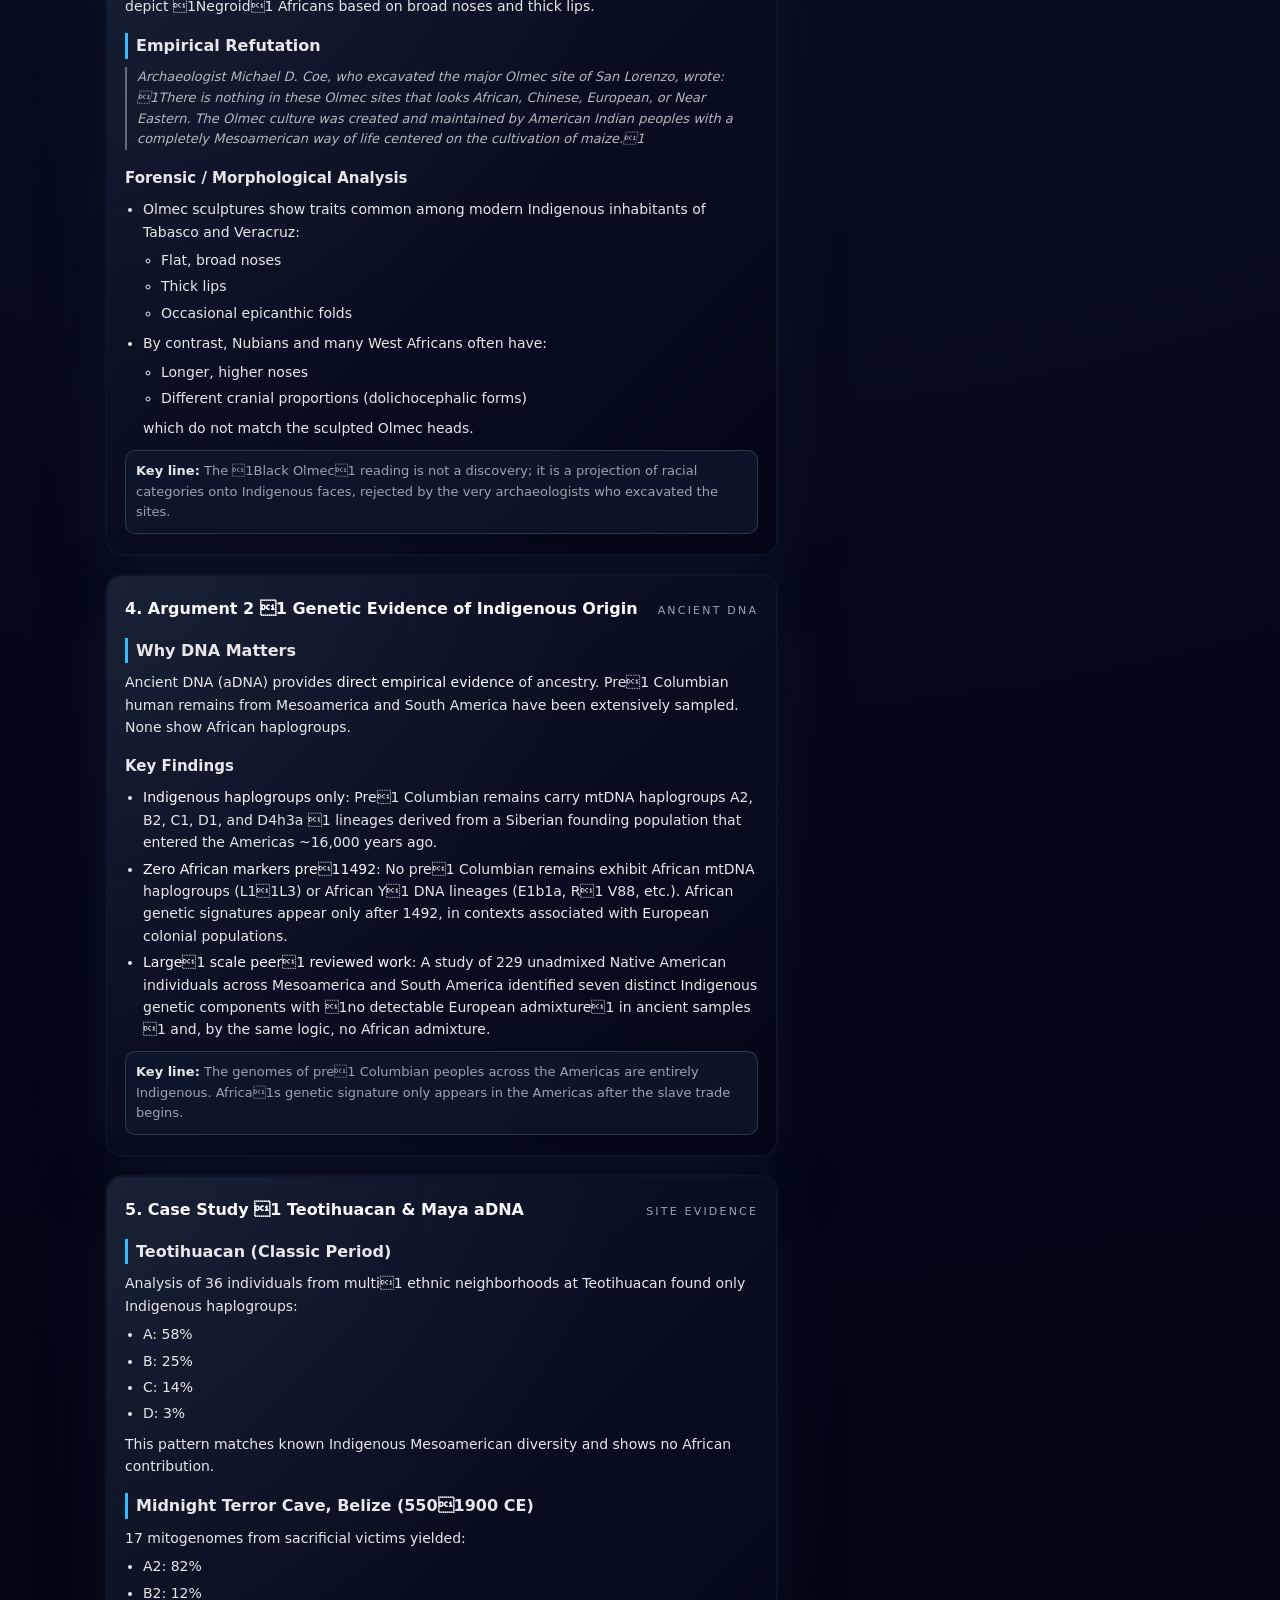
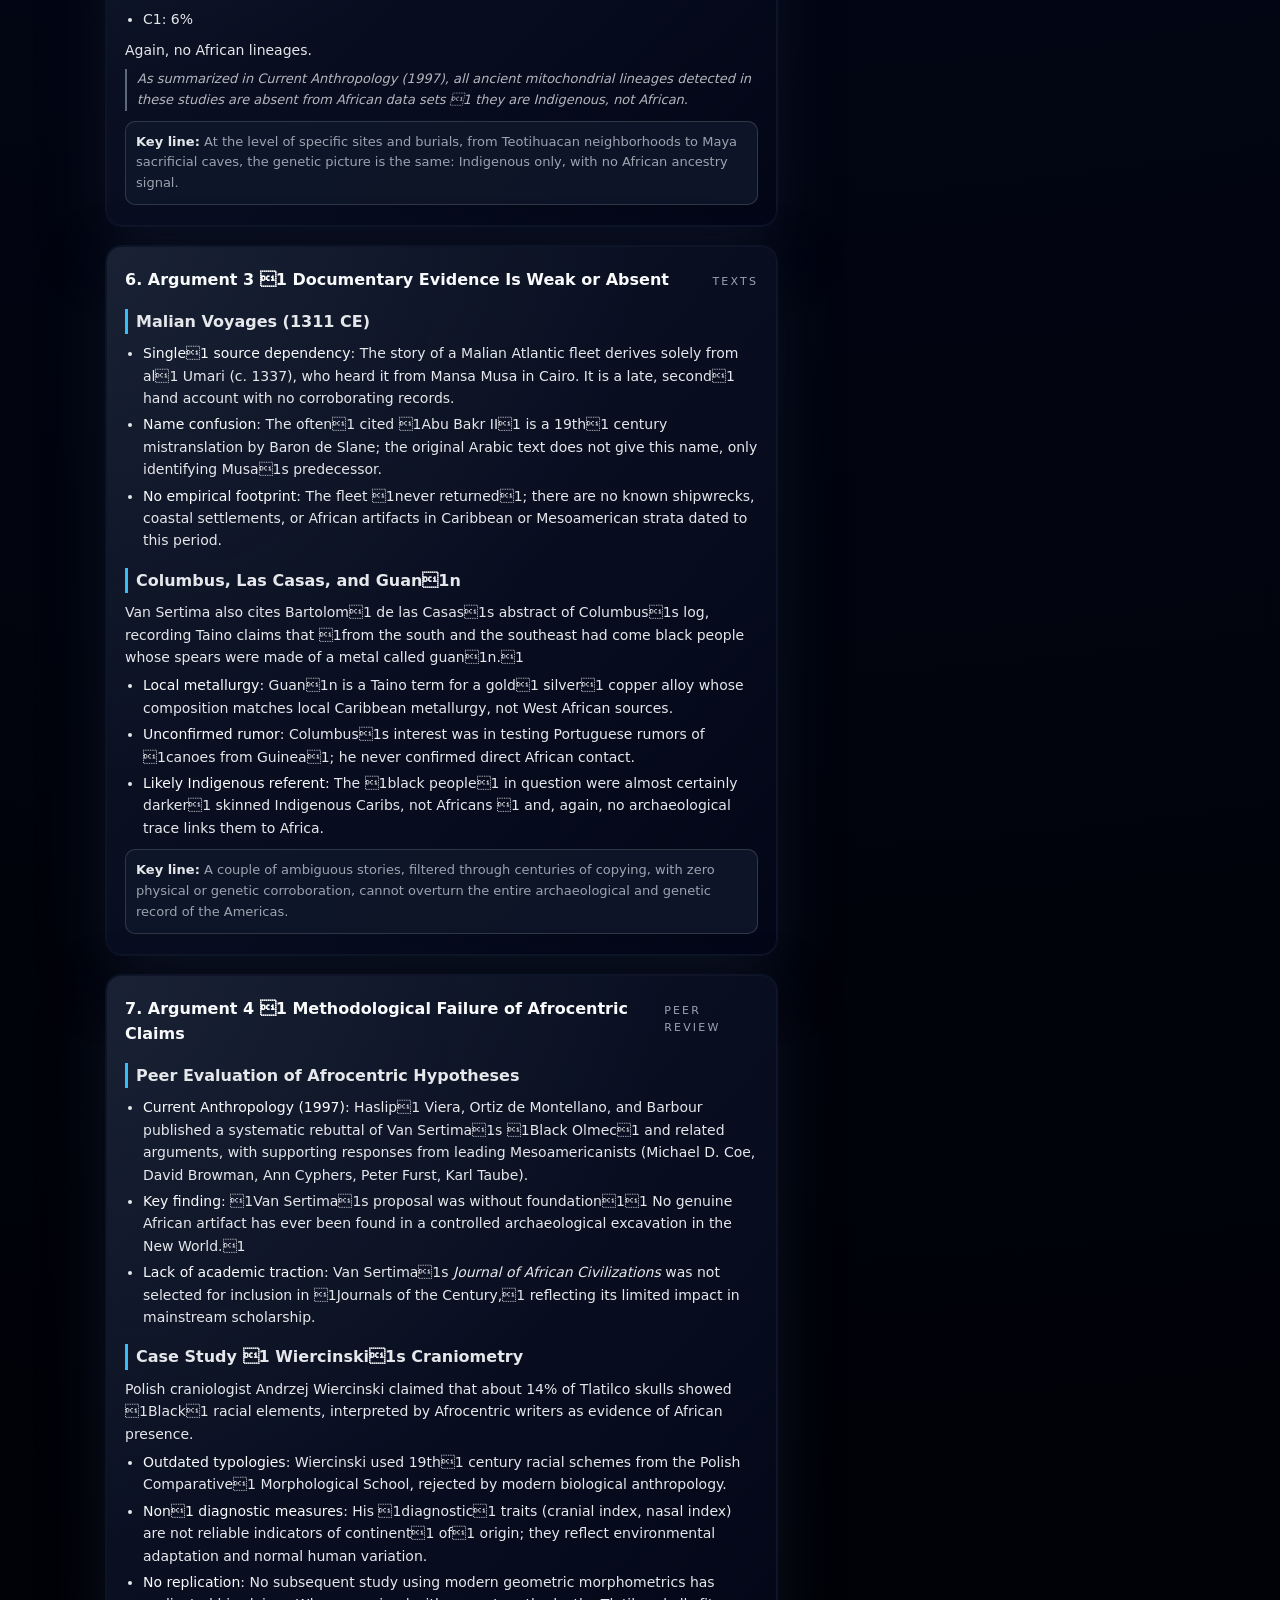
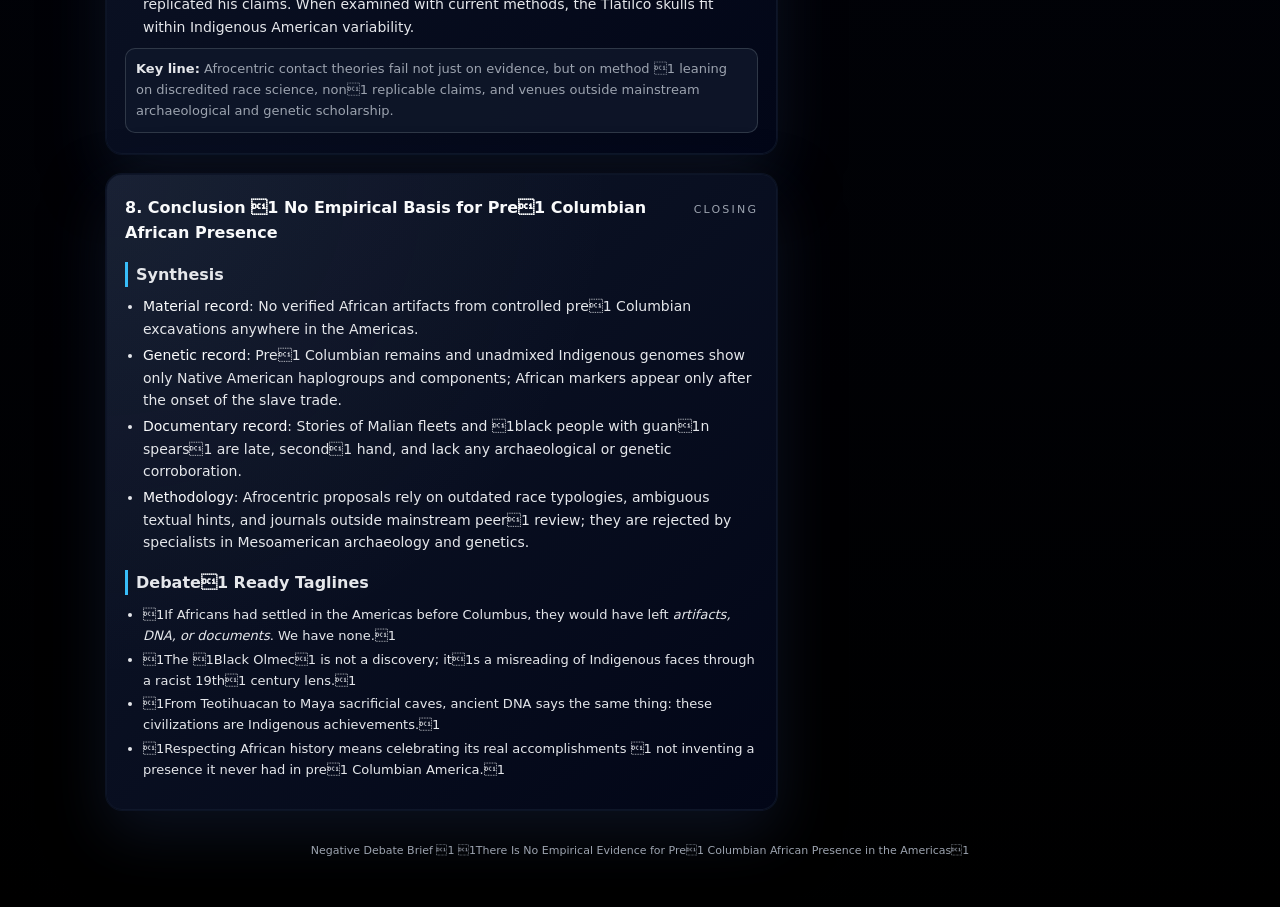
<file: no-empirical-evidence-precolumbian-africa-negative.html>
<!DOCTYPE html>
<html lang="en">
<head>
  <meta charset="UTF-8">
  <title>No Empirical Evidence for Pre1 Columbian African Presence in the Americas 1 Negative Case</title>
  <meta name="viewport" content="width=device-width, initial-scale=1.0">
  <style>
    :root {
      --bg: #050816;
      --bg-alt: #0b1020;
      --card: #111827;
      --accent: #38bdf8;
      --accent-soft: rgba(56,189,248,0.1);
      --text: #e5e7eb;
      --muted: #9ca3af;
      --border: #1f2933;
      --danger: #f97373;
      --success: #4ade80;
      --warning: #facc15;
    }
    * {
      box-sizing: border-box;
    }
    body {
      margin: 0;
      font-family: system-ui, -apple-system, BlinkMacSystemFont, "Segoe UI", sans-serif;
      background: radial-gradient(circle at top, #111827 0, #020617 45%, #000 100%);
      color: var(--text);
      line-height: 1.6;
    }
    a {
      color: var(--accent);
      text-decoration: none;
    }
    a:hover {
      text-decoration: underline;
    }
    .page {
      max-width: 1100px;
      margin: 0 auto;
      padding: 32px 16px 48px;
    }
    header {
      margin-bottom: 32px;
      border-bottom: 1px solid var(--border);
      padding-bottom: 16px;
    }
    .eyebrow {
      text-transform: uppercase;
      letter-spacing: 0.2em;
      font-size: 11px;
      color: var(--muted);
      margin-bottom: 6px;
    }
    h1 {
      font-size: 28px;
      margin: 0 0 8px;
      color: #f9fafb;
    }
    .subtitle {
      color: var(--muted);
      font-size: 14px;
      max-width: 700px;
    }
    .tag-row {
      display: flex;
      flex-wrap: wrap;
      gap: 8px;
      margin-top: 12px;
    }
    .tag {
      font-size: 11px;
      text-transform: uppercase;
      letter-spacing: 0.15em;
      padding: 4px 8px;
      border-radius: 999px;
      border: 1px solid var(--border);
      background: rgba(15,23,42,0.8);
      color: var(--muted);
    }
    .layout {
      display: grid;
      grid-template-columns: 1.8fr 1fr;
      gap: 24px;
    }
    @media (max-width: 900px) {
      .layout {
        grid-template-columns: 1fr;
      }
    }
    .card {
      background: radial-gradient(circle at top left, rgba(148,163,184,0.08), transparent 55%),
                  linear-gradient(to bottom right, rgba(15,23,42,0.98), #020617);
      border-radius: 16px;
      border: 1px solid rgba(15,23,42,0.9);
      padding: 20px 18px;
      box-shadow:
        0 24px 60px rgba(15,23,42,0.75),
        0 0 0 1px rgba(15,23,42,0.8);
    }
    .card + .card {
      margin-top: 20px;
    }
    .card-header {
      display: flex;
      justify-content: space-between;
      align-items: baseline;
      margin-bottom: 10px;
    }
    .card-title {
      font-size: 16px;
      font-weight: 600;
      color: #f9fafb;
    }
    .card-label {
      font-size: 11px;
      text-transform: uppercase;
      letter-spacing: 0.2em;
      color: var(--muted);
    }
    .badge {
      display: inline-flex;
      align-items: center;
      gap: 6px;
      font-size: 11px;
      text-transform: uppercase;
      letter-spacing: 0.16em;
      padding: 3px 8px;
      border-radius: 999px;
      background: rgba(15,23,42,0.9);
      border: 1px solid rgba(55,65,81,0.8);
      color: var(--muted);
    }
    .badge-dot {
      width: 6px;
      height: 6px;
      border-radius: 999px;
      background: var(--accent);
      box-shadow: 0 0 0 4px rgba(56,189,248,0.25);
    }
    h2, h3 {
      margin: 16px 0 8px;
      font-size: 15px;
      color: #e5e7eb;
    }
    h2 {
      border-left: 3px solid var(--accent);
      padding-left: 8px;
      font-size: 16px;
    }
    p {
      margin: 6px 0;
      font-size: 14px;
    }
    ul {
      margin: 6px 0 8px 18px;
      padding: 0;
      font-size: 14px;
    }
    li {
      margin-bottom: 4px;
    }
    .highlight {
      color: #f9fafb;
      font-weight: 500;
    }
    .quote {
      margin: 8px 0;
      padding-left: 10px;
      border-left: 2px solid rgba(148,163,184,0.6);
      color: rgba(209,213,219,0.85);
      font-size: 13px;
      font-style: italic;
    }
    .pill-row {
      display: flex;
      flex-wrap: wrap;
      gap: 6px;
      margin-top: 8px;
    }
    .pill {
      font-size: 11px;
      padding: 3px 8px;
      border-radius: 999px;
      border: 1px solid rgba(31,41,55,0.9);
      background: rgba(15,23,42,0.85);
      color: var(--muted);
    }
    .pill-danger {
      border-color: rgba(248,113,113,0.7);
      color: #fecaca;
    }
    .pill-success {
      border-color: rgba(52,211,153,0.7);
      color: #bbf7d0;
    }
    .pill-warning {
      border-color: rgba(250,204,21,0.8);
      color: #fef3c7;
    }
    .callout {
      margin-top: 10px;
      padding: 10px 10px;
      border-radius: 10px;
      background: rgba(15,23,42,0.9);
      border: 1px solid rgba(55,65,81,0.8);
      font-size: 13px;
      color: var(--muted);
    }
    .callout strong {
      color: #e5e7eb;
    }
    .taglines {
      margin-top: 10px;
      font-size: 13px;
    }
    .taglines li {
      margin-bottom: 3px;
    }
    footer {
      margin-top: 32px;
      font-size: 11px;
      color: var(--muted);
      text-align: center;
    }
  </style>
</head>
<body>
  <div class="page">
    <header>
      <div class="eyebrow">Debate 1 Negative Constructive</div>
      <h1>There Is No Empirical Evidence for Pre1 Columbian African Presence in the Americas</h1>
      <div class="subtitle">
        A structured negative case arguing that claims of pre1 Columbian African contact with the Americas
        (e.g. the 1Black Olmec1 hypothesis, Malian voyages, and related Afrocentric narratives) lack support
        in archaeology, genetics, and primary documentary evidence.
      </div>
      <div class="tag-row">
        <div class="tag">Pre1 Columbian Americas</div>
        <div class="tag">Afrocentrism</div>
        <div class="tag">Olmec</div>
        <div class="tag">Genetics</div>
        <div class="tag">Historiography</div>
      </div>
    </header>

    <div class="layout">
      <!-- Left column: full case -->
      <main>
        <!-- Slide 1: Introduction / Thesis -->
        <section class="card">
          <div class="card-header">
            <div class="card-title">1. Introduction &amp; Thesis</div>
            <div class="badge"><span class="badge-dot"></span> Thesis</div>
          </div>
          <p class="highlight">
            Thesis: Claims of pre1 Columbian African contact with the Americas 1 including the 1Black Olmec1
            hypothesis and alleged Malian transatlantic voyages 1 rest on zero empirical foundations.
          </p>
          <p>
            No African artifacts have been recovered from controlled archaeological excavations; no African DNA
            appears in pre1 Columbian remains; and no primary documentary evidence confirms such contact.
            The consensus of archaeology, genetics, and epigraphy is unanimous: the Olmec and all other
            pre1 Columbian civilizations were entirely <span class="highlight">indigenous developments</span>.
          </p>
          <h2>Core Argument</h2>
          <p>
            Empirical inquiry demands falsifiable evidence subject to peer review. Afrocentric pre1 contact claims
            fail this standard, relying instead on:
          </p>
          <ul>
            <li>Superficial visual similarities (1they look African1).</li>
            <li>Discredited 19th1 century cranial race typologies.</li>
            <li>Oral or textual traditions separated from verifiable events by centuries.</li>
          </ul>
          <div class="callout">
            <strong>Debate framing:</strong> My burden as Negative is not to prove 1nothing ever happened,1
            but to show that the affirmative has <em>no empirical basis</em> for its specific claims of
            African presence in the pre1 Columbian Americas.
          </div>
        </section>

        <!-- Argument 1: No material evidence -->
        <section class="card">
          <div class="card-header">
            <div class="card-title">2. Argument 1 1 Absence of Material Evidence</div>
            <div class="card-label">Archaeology</div>
          </div>
          <h2>Empirical Standard</h2>
          <p>
            Archaeology relies on physical artifacts recovered through <span class="highlight">controlled
            excavation</span> with documented provenance and context. If Africans had made sustained contact
            with Indigenous societies, we would expect securely dated artifacts with recognizable African
            manufacture or iconography.
          </p>
          <h3>Key Empirical Points</h3>
          <ul>
            <li><span class="highlight">Zero verified artifacts</span>:
              No genuine African artifact has ever been found in a controlled archaeological excavation
              in the New World.</li>
            <li><span class="highlight">Retracted scholarship</span>:
              In 2020, <em>The Urban Review</em> retracted a paper by Wiggan et al. promoting 1Black Olmec1
              curriculum after scholars showed it recycled long1 discredited notions based on superficial
              physiognomic interpretation.</li>
            <li><span class="highlight">Fraudulent / dubious objects</span>:
              <ul>
                <li><strong>Davenport Tablets</strong> (Iowa, 1874): allegedly Egyptian hieroglyphs in the
                    Americas 1 later exposed as planted forgeries.</li>
                <li><strong>Tecaxic1 Calixtlahuaca head</strong>:
                    sometimes cited as 1Roman1 or 1Old World,1 but lacks clear stratigraphic documentation and
                    cannot bear the weight Afrocentric authors place on it.</li>
              </ul>
            </li>
          </ul>
          <div class="callout">
            <strong>Key line:</strong> After more than a century of intensive excavation across the Americas,
            the tally of verified pre1 Columbian African artifacts is exactly <em>zero</em>.
          </div>
        </section>

        <!-- Case Study: Olmec Heads -->
        <section class="card">
          <div class="card-header">
            <div class="card-title">3. Case Study 1 The Olmec Heads</div>
            <div class="card-label">Iconography</div>
          </div>
          <h2>Afrocentric Claim</h2>
          <p>
            Ivan Van Sertima and others argue that the colossal Olmec heads (c. 12001400 BCE) depict 1Negroid1
            Africans based on broad noses and thick lips.
          </p>
          <h2>Empirical Refutation</h2>
          <p class="quote">
            Archaeologist Michael D. Coe, who excavated the major Olmec site of San Lorenzo, wrote:
            1There is nothing in these Olmec sites that looks African, Chinese, European, or Near Eastern.
            The Olmec culture was created and maintained by American Indian peoples with a completely
            Mesoamerican way of life centered on the cultivation of maize.1
          </p>
          <h3>Forensic / Morphological Analysis</h3>
          <ul>
            <li>Olmec sculptures show traits common among modern Indigenous inhabitants of Tabasco and Veracruz:
              <ul>
                <li>Flat, broad noses</li>
                <li>Thick lips</li>
                <li>Occasional epicanthic folds</li>
              </ul>
            </li>
            <li>By contrast, Nubians and many West Africans often have:
              <ul>
                <li>Longer, higher noses</li>
                <li>Different cranial proportions (dolichocephalic forms)</li>
              </ul>
              which do not match the sculpted Olmec heads.</li>
          </ul>
          <div class="callout">
            <strong>Key line:</strong> The 1Black Olmec1 reading is not a discovery; it is a projection
            of racial categories onto Indigenous faces, rejected by the very archaeologists who excavated
            the sites.
          </div>
        </section>

        <!-- Argument 2: Genetic Evidence -->
        <section class="card">
          <div class="card-header">
            <div class="card-title">4. Argument 2 1 Genetic Evidence of Indigenous Origin</div>
            <div class="card-label">Ancient DNA</div>
          </div>
          <h2>Why DNA Matters</h2>
          <p>
            Ancient DNA (aDNA) provides <span class="highlight">direct empirical evidence</span> of ancestry.
            Pre1 Columbian human remains from Mesoamerica and South America have been extensively sampled.
            None show African haplogroups.
          </p>
          <h3>Key Findings</h3>
          <ul>
            <li><span class="highlight">Indigenous haplogroups only</span>:
              Pre1 Columbian remains carry mtDNA haplogroups A2, B2, C1, D1, and D4h3a 1 lineages derived from
              a Siberian founding population that entered the Americas ~16,000 years ago.</li>
            <li><span class="highlight">Zero African markers pre11492</span>:
              No pre1 Columbian remains exhibit African mtDNA haplogroups (L11L3) or African Y1 DNA
              lineages (E1b1a, R1 V88, etc.). African genetic signatures appear only after 1492, in contexts
              associated with European colonial populations.</li>
            <li><span class="highlight">Large1 scale peer1 reviewed work</span>:
              A study of 229 unadmixed Native American individuals across Mesoamerica and South America
              identified seven distinct Indigenous genetic components with 1no detectable European admixture1
              in ancient samples 1 and, by the same logic, no African admixture.</li>
          </ul>
          <div class="callout">
            <strong>Key line:</strong> The genomes of pre1 Columbian peoples across the Americas are entirely
            Indigenous. Africa1s genetic signature only appears in the Americas after the slave trade begins.
          </div>
        </section>

        <!-- Case Study: Teotihuacan & Maya -->
        <section class="card">
          <div class="card-header">
            <div class="card-title">5. Case Study 1 Teotihuacan &amp; Maya aDNA</div>
            <div class="card-label">Site Evidence</div>
          </div>
          <h2>Teotihuacan (Classic Period)</h2>
          <p>
            Analysis of 36 individuals from multi1 ethnic neighborhoods at Teotihuacan found only Indigenous
            haplogroups:
          </p>
          <ul>
            <li>A: 58%</li>
            <li>B: 25%</li>
            <li>C: 14%</li>
            <li>D: 3%</li>
          </ul>
          <p>
            This pattern matches known Indigenous Mesoamerican diversity and shows no African contribution.
          </p>
          <h2>Midnight Terror Cave, Belize (5501900 CE)</h2>
          <p>
            17 mitogenomes from sacrificial victims yielded:
          </p>
          <ul>
            <li>A2: 82%</li>
            <li>B2: 12%</li>
            <li>C1: 6%</li>
          </ul>
          <p>Again, no African lineages.</p>
          <p class="quote">
            As summarized in <em>Current Anthropology</em> (1997), all ancient mitochondrial lineages detected
            in these studies are absent from African data sets 1 they are Indigenous, not African.
          </p>
          <div class="callout">
            <strong>Key line:</strong> At the level of specific sites and burials, from Teotihuacan neighborhoods
            to Maya sacrificial caves, the genetic picture is the same: Indigenous only, with no African
            ancestry signal.
          </div>
        </section>

        <!-- Argument 3: Documentary Evidence -->
        <section class="card">
          <div class="card-header">
            <div class="card-title">6. Argument 3 1 Documentary Evidence Is Weak or Absent</div>
            <div class="card-label">Texts</div>
          </div>
          <h2>Malian Voyages (1311 CE)</h2>
          <ul>
            <li><span class="highlight">Single1 source dependency</span>:
              The story of a Malian Atlantic fleet derives solely from al1 Umari (c. 1337), who heard it from
              Mansa Musa in Cairo. It is a late, second1 hand account with no corroborating records.</li>
            <li><span class="highlight">Name confusion</span>:
              The often1 cited 1Abu Bakr II1 is a 19th1 century mistranslation by Baron de Slane; the original
              Arabic text does not give this name, only identifying Musa1s predecessor.</li>
            <li><span class="highlight">No empirical footprint</span>:
              The fleet 1never returned1; there are no known shipwrecks, coastal settlements, or African
              artifacts in Caribbean or Mesoamerican strata dated to this period.</li>
          </ul>
          <h2>Columbus, Las Casas, and Guan1n</h2>
          <p>
            Van Sertima also cites Bartolom1 de las Casas1s abstract of Columbus1s log, recording Taino claims
            that 1from the south and the southeast had come black people whose spears were made of a metal
            called guan1n.1
          </p>
          <ul>
            <li><span class="highlight">Local metallurgy</span>:
              Guan1n is a Taino term for a gold1 silver1 copper alloy whose composition matches local Caribbean
              metallurgy, not West African sources.</li>
            <li><span class="highlight">Unconfirmed rumor</span>:
              Columbus1s interest was in testing Portuguese rumors of 1canoes from Guinea1; he never confirmed
              direct African contact.</li>
            <li><span class="highlight">Likely Indigenous referent</span>:
              The 1black people1 in question were almost certainly darker1 skinned Indigenous Caribs, not Africans
              1 and, again, no archaeological trace links them to Africa.</li>
          </ul>
          <div class="callout">
            <strong>Key line:</strong> A couple of ambiguous stories, filtered through centuries of copying,
            with zero physical or genetic corroboration, cannot overturn the entire archaeological and
            genetic record of the Americas.
          </div>
        </section>

        <!-- Argument 4: Methodology & Wiercinski -->
        <section class="card">
          <div class="card-header">
            <div class="card-title">7. Argument 4 1 Methodological Failure of Afrocentric Claims</div>
            <div class="card-label">Peer Review</div>
          </div>
          <h2>Peer Evaluation of Afrocentric Hypotheses</h2>
          <ul>
            <li><span class="highlight">Current Anthropology (1997)</span>:
              Haslip1 Viera, Ortiz de Montellano, and Barbour published a systematic rebuttal of Van Sertima1s
              1Black Olmec1 and related arguments, with supporting responses from leading Mesoamericanists
              (Michael D. Coe, David Browman, Ann Cyphers, Peter Furst, Karl Taube).</li>
            <li><span class="highlight">Key finding</span>:
              1Van Sertima1s proposal was without foundation11 No genuine African artifact has ever been found
              in a controlled archaeological excavation in the New World.1</li>
            <li><span class="highlight">Lack of academic traction</span>:
              Van Sertima1s <em>Journal of African Civilizations</em> was not selected for inclusion in
              1Journals of the Century,1 reflecting its limited impact in mainstream scholarship.</li>
          </ul>
          <h2>Case Study 1 Wiercinski1s Craniometry</h2>
          <p>
            Polish craniologist Andrzej Wiercinski claimed that about 14% of Tlatilco skulls showed 1Black1
            racial elements, interpreted by Afrocentric writers as evidence of African presence.
          </p>
          <ul>
            <li><span class="highlight">Outdated typologies</span>:
              Wiercinski used 19th1 century racial schemes from the Polish Comparative1 Morphological School,
              rejected by modern biological anthropology.</li>
            <li><span class="highlight">Non1 diagnostic measures</span>:
              His 1diagnostic1 traits (cranial index, nasal index) are not reliable indicators of
              continent1 of1 origin; they reflect environmental adaptation and normal human variation.</li>
            <li><span class="highlight">No replication</span>:
              No subsequent study using modern geometric morphometrics has replicated his claims. When examined
              with current methods, the Tlatilco skulls fit within Indigenous American variability.</li>
          </ul>
          <div class="callout">
            <strong>Key line:</strong> Afrocentric contact theories fail not just on evidence, but on method 1
            leaning on discredited race science, non1 replicable claims, and venues outside mainstream
            archaeological and genetic scholarship.
          </div>
        </section>

        <!-- Conclusion -->
        <section class="card">
          <div class="card-header">
            <div class="card-title">8. Conclusion 1 No Empirical Basis for Pre1 Columbian African Presence</div>
            <div class="card-label">Closing</div>
          </div>
          <h2>Synthesis</h2>
          <ul>
            <li><span class="highlight">Material record</span>:
              No verified African artifacts from controlled pre1 Columbian excavations anywhere in the Americas.</li>
            <li><span class="highlight">Genetic record</span>:
              Pre1 Columbian remains and unadmixed Indigenous genomes show only Native American haplogroups and
              components; African markers appear only after the onset of the slave trade.</li>
            <li><span class="highlight">Documentary record</span>:
              Stories of Malian fleets and 1black people with guan1n spears1 are late, second1 hand, and lack any
              archaeological or genetic corroboration.</li>
            <li><span class="highlight">Methodology</span>:
              Afrocentric proposals rely on outdated race typologies, ambiguous textual hints, and journals
              outside mainstream peer1 review; they are rejected by specialists in Mesoamerican archaeology
              and genetics.</li>
          </ul>
          <h2>Debate1 Ready Taglines</h2>
          <ul class="taglines">
            <li>1If Africans had settled in the Americas before Columbus, they would have left <em>artifacts,
                DNA, or documents</em>. We have none.1</li>
            <li>1The 1Black Olmec1 is not a discovery; it1s a misreading of Indigenous faces through a
                racist 19th1 century lens.1</li>
            <li>1From Teotihuacan to Maya sacrificial caves, ancient DNA says the same thing: these
                civilizations are Indigenous achievements.1</li>
            <li>1Respecting African history means celebrating its real accomplishments 1 not inventing a
                presence it never had in pre1 Columbian America.1</li>
          </ul>
        </section>
      </main>

      <!-- Right column: quick reference / flow -->
      <aside>
        <section class="card">
          <div class="card-header">
            <div class="card-title">Round Overview</div>
            <div class="card-label">Roadmap</div>
          </div>
          <p class="highlight">Negative Flow:</p>
          <ul>
            <li>Define 1empirical evidence1 and burden.</li>
            <li>Arg 1 1 No material evidence.</li>
            <li>Arg 2 1 Genetic record is 100% Indigenous.</li>
            <li>Arg 3 1 Documentary claims are weak and uncorroborated.</li>
            <li>Arg 4 1 Methodological failures of Afrocentric claims.</li>
          </ul>
          <div class="pill-row">
            <span class="pill pill-success">Archaeology</span>
            <span class="pill pill-success">Genetics</span>
            <span class="pill pill-warning">Documents</span>
            <span class="pill pill-danger">Pseudohistory</span>
          </div>
        </section>

        <section class="card">
          <div class="card-header">
            <div class="card-title">Cross1 Ex Questions</div>
            <div class="card-label">CX Prep</div>
          </div>
          <ul>
            <li>1Name a single African artifact from a controlled pre1 Columbian dig. What site? What context?1</li>
            <li>1Which peer1 reviewed genetic study shows African haplogroups in pre11492 remains?1</li>
            <li>1Besides al1 Umari, what independent source confirms a Malian fleet reaching the Americas?1</li>
            <li>1Why do you rely on Wiercinski1s 1960s race typology instead of modern morphometrics?1</li>
          </ul>
        </section>

        <section class="card">
          <div class="card-header">
            <div class="card-title">Weighing &amp; Impact</div>
            <div class="card-label">Judge Framing</div>
          </div>
          <p>
            Tell the judge: this is a contest between <span class="highlight">mainstream empirical standards</span>
            and <span class="highlight">pseudohistorical speculation</span>. Archaeologists and geneticists
            across multiple countries, methods, and sites converge on the same conclusion: there is no
            pre1 Columbian African presence in the Americas.
          </p>
          <p>
            Any affirmative case that cannot produce artifacts, DNA, or primary sources 1 and instead leans on
            discredited race science and ambiguous stories 1 has not met its burden of proof.
          </p>
        </section>
      </aside>
    </div>

    <footer>
      Negative Debate Brief 1 1There Is No Empirical Evidence for Pre1 Columbian African Presence in the Americas1
    </footer>
  </div>
</body>
</html>
</file>
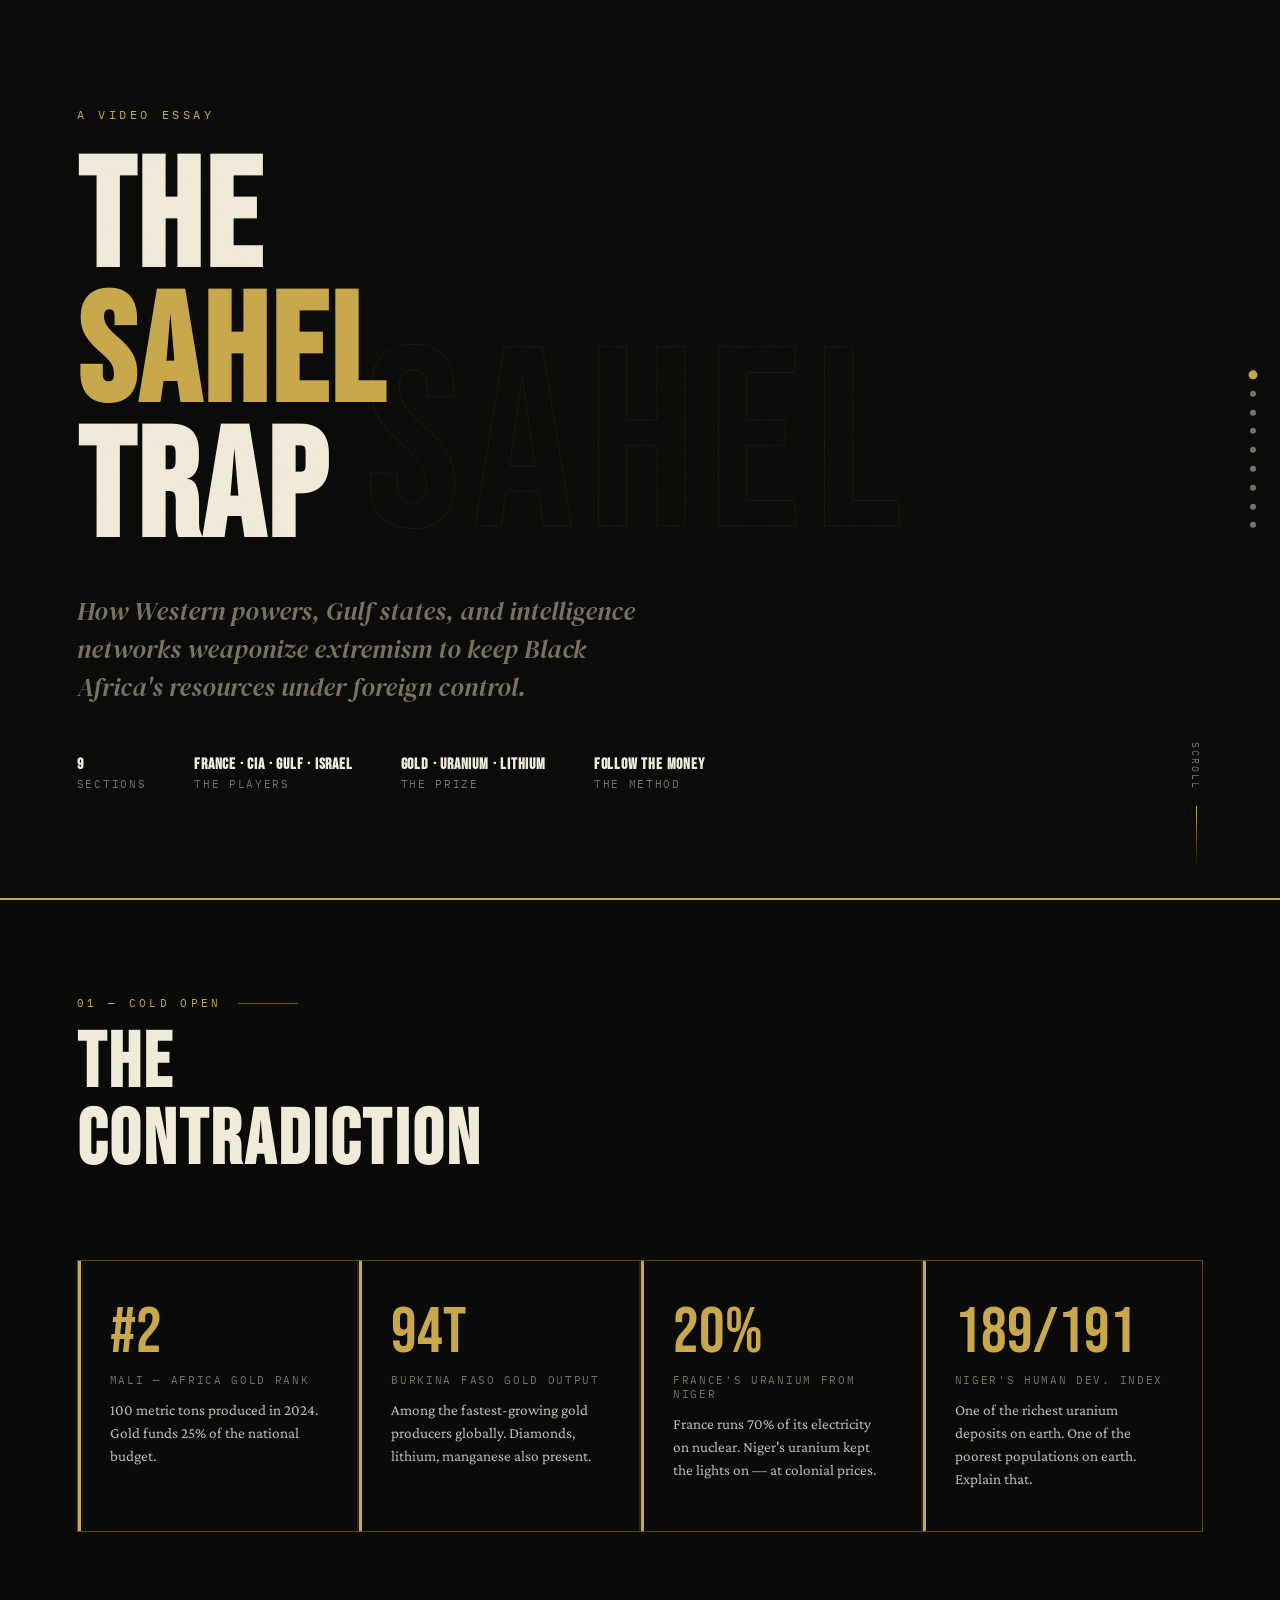
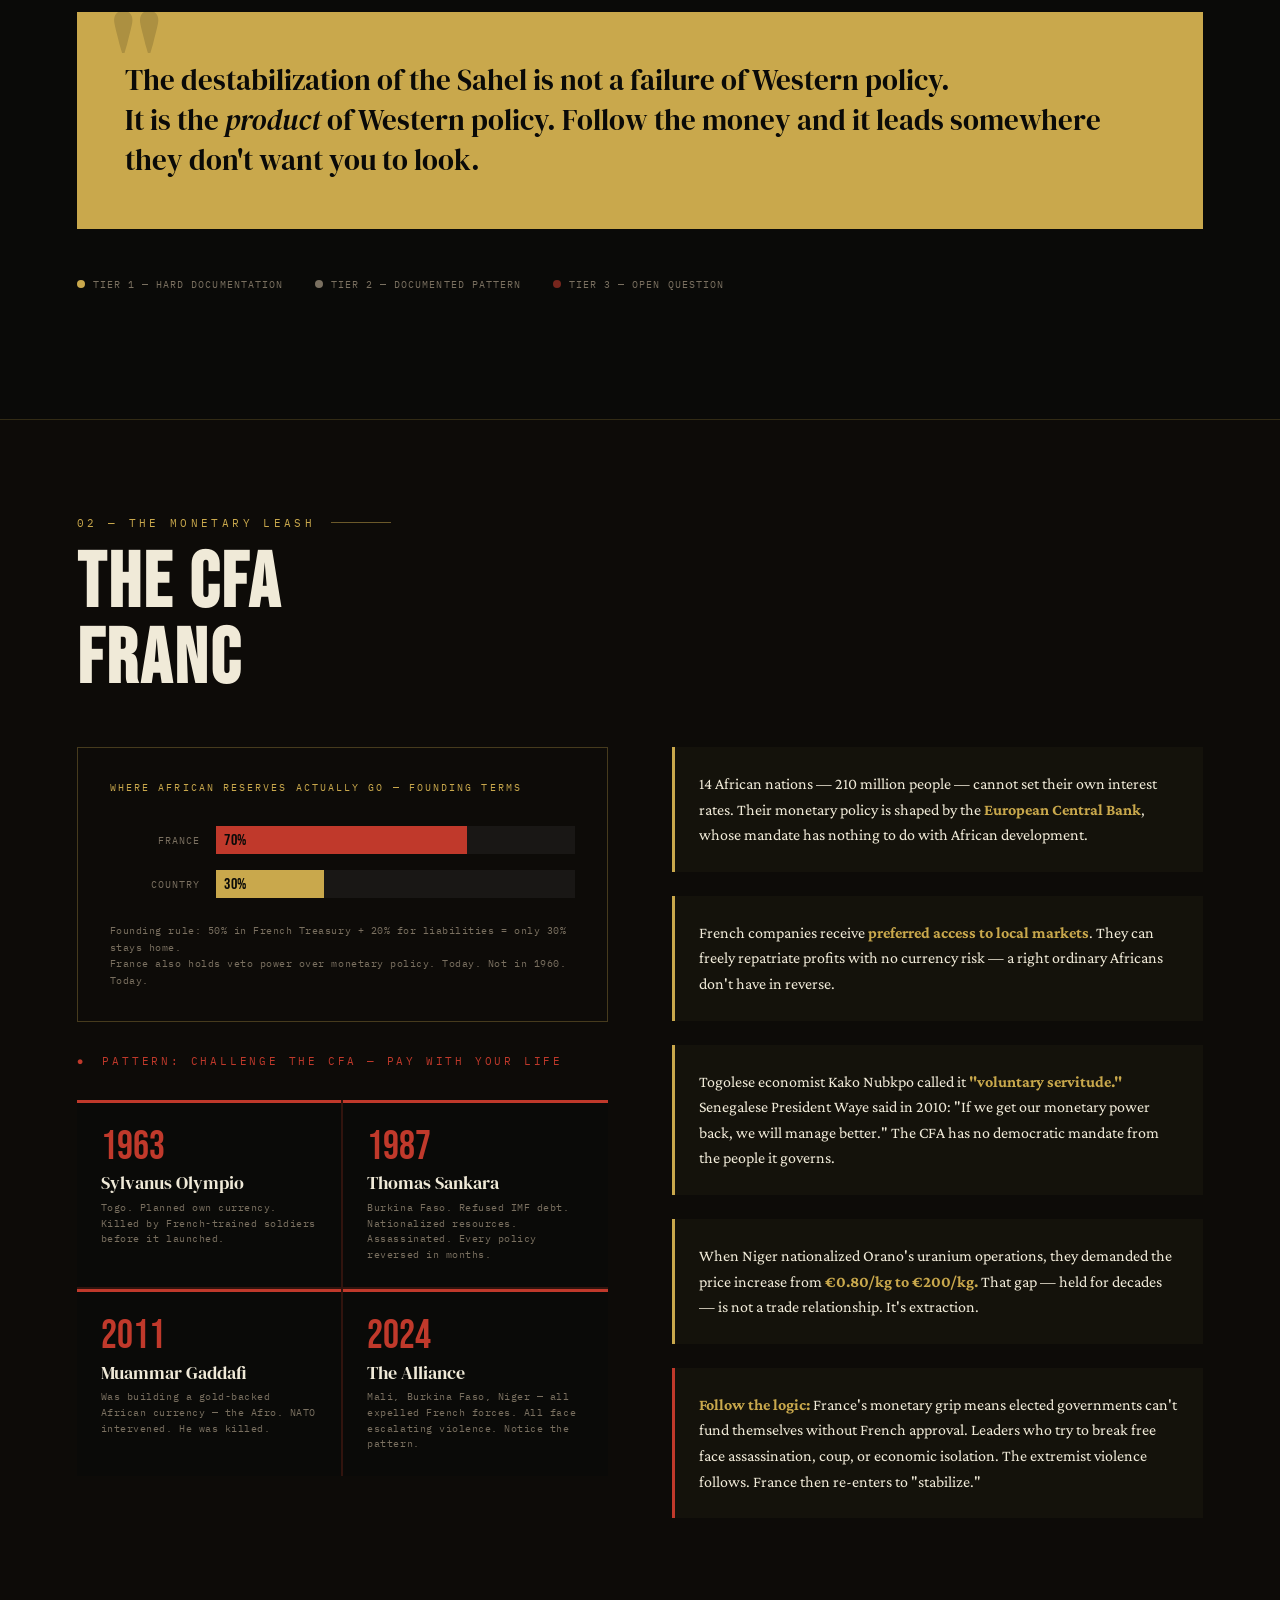
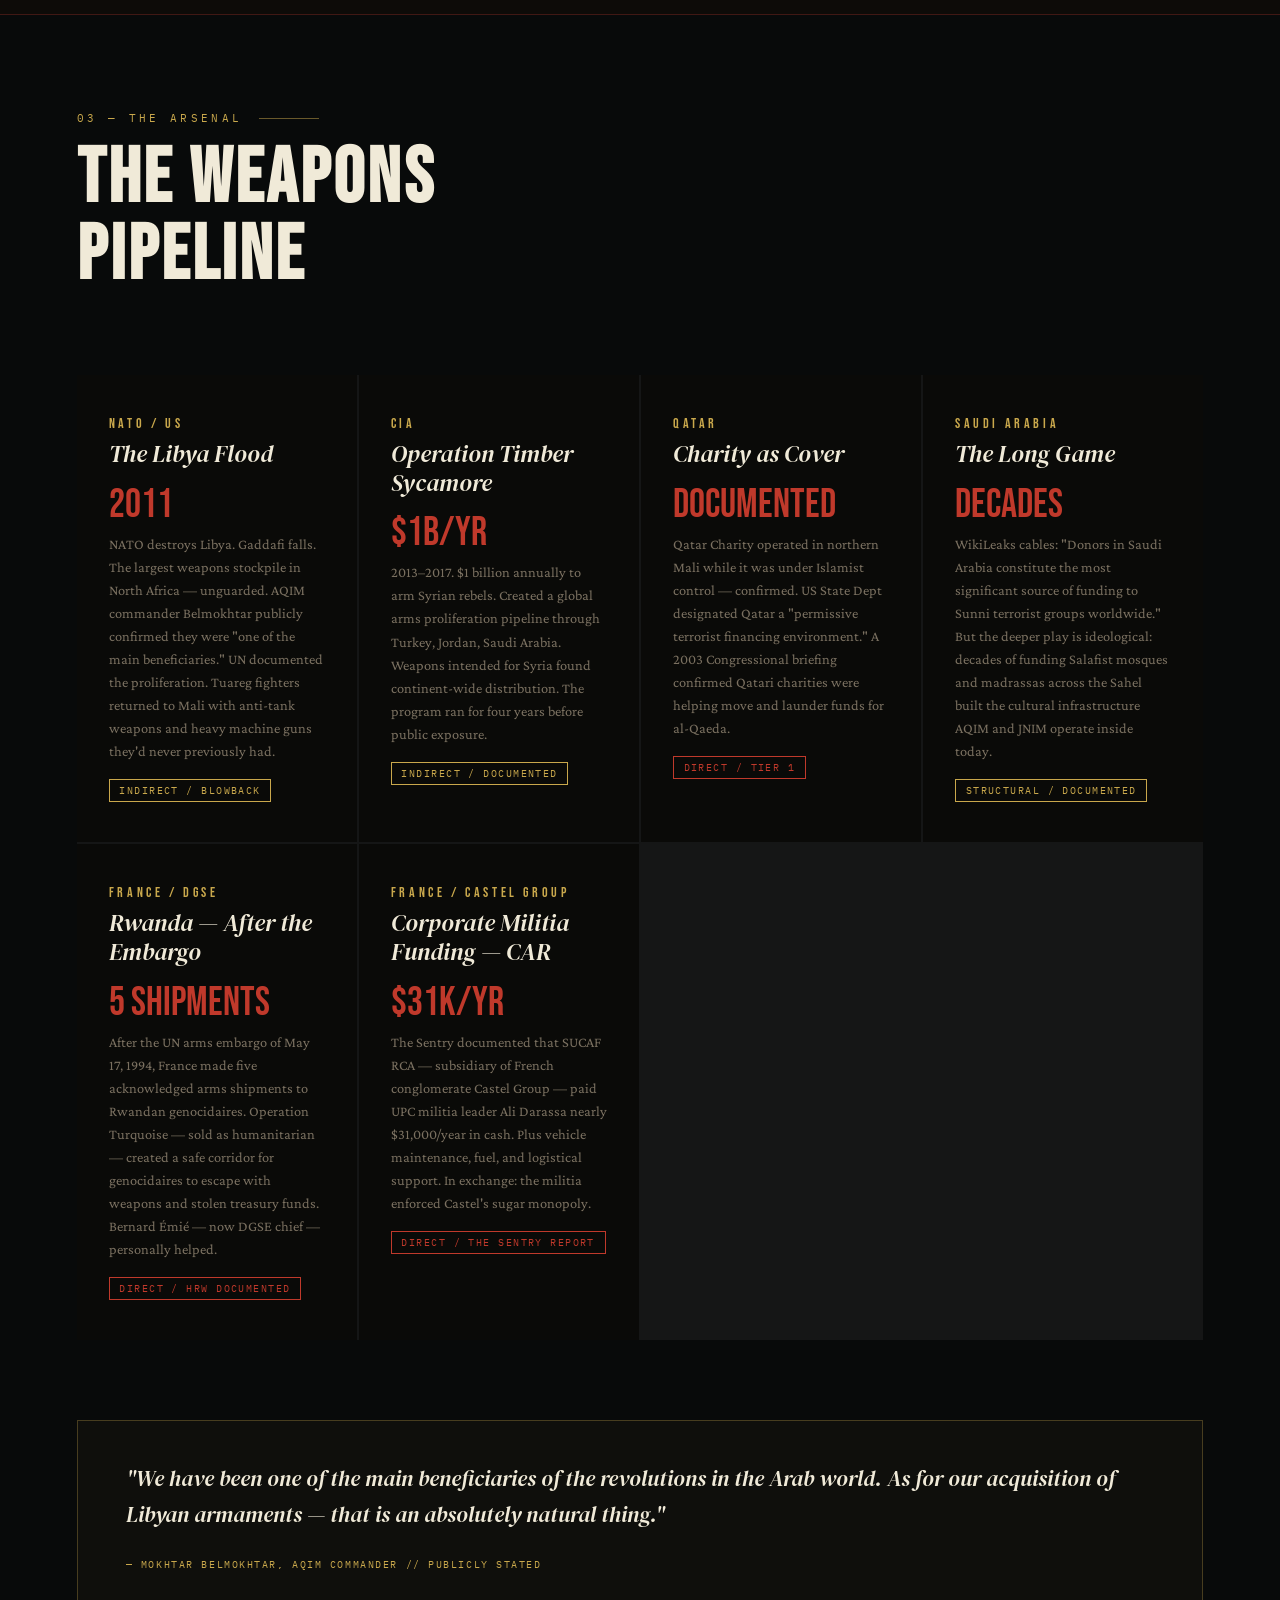
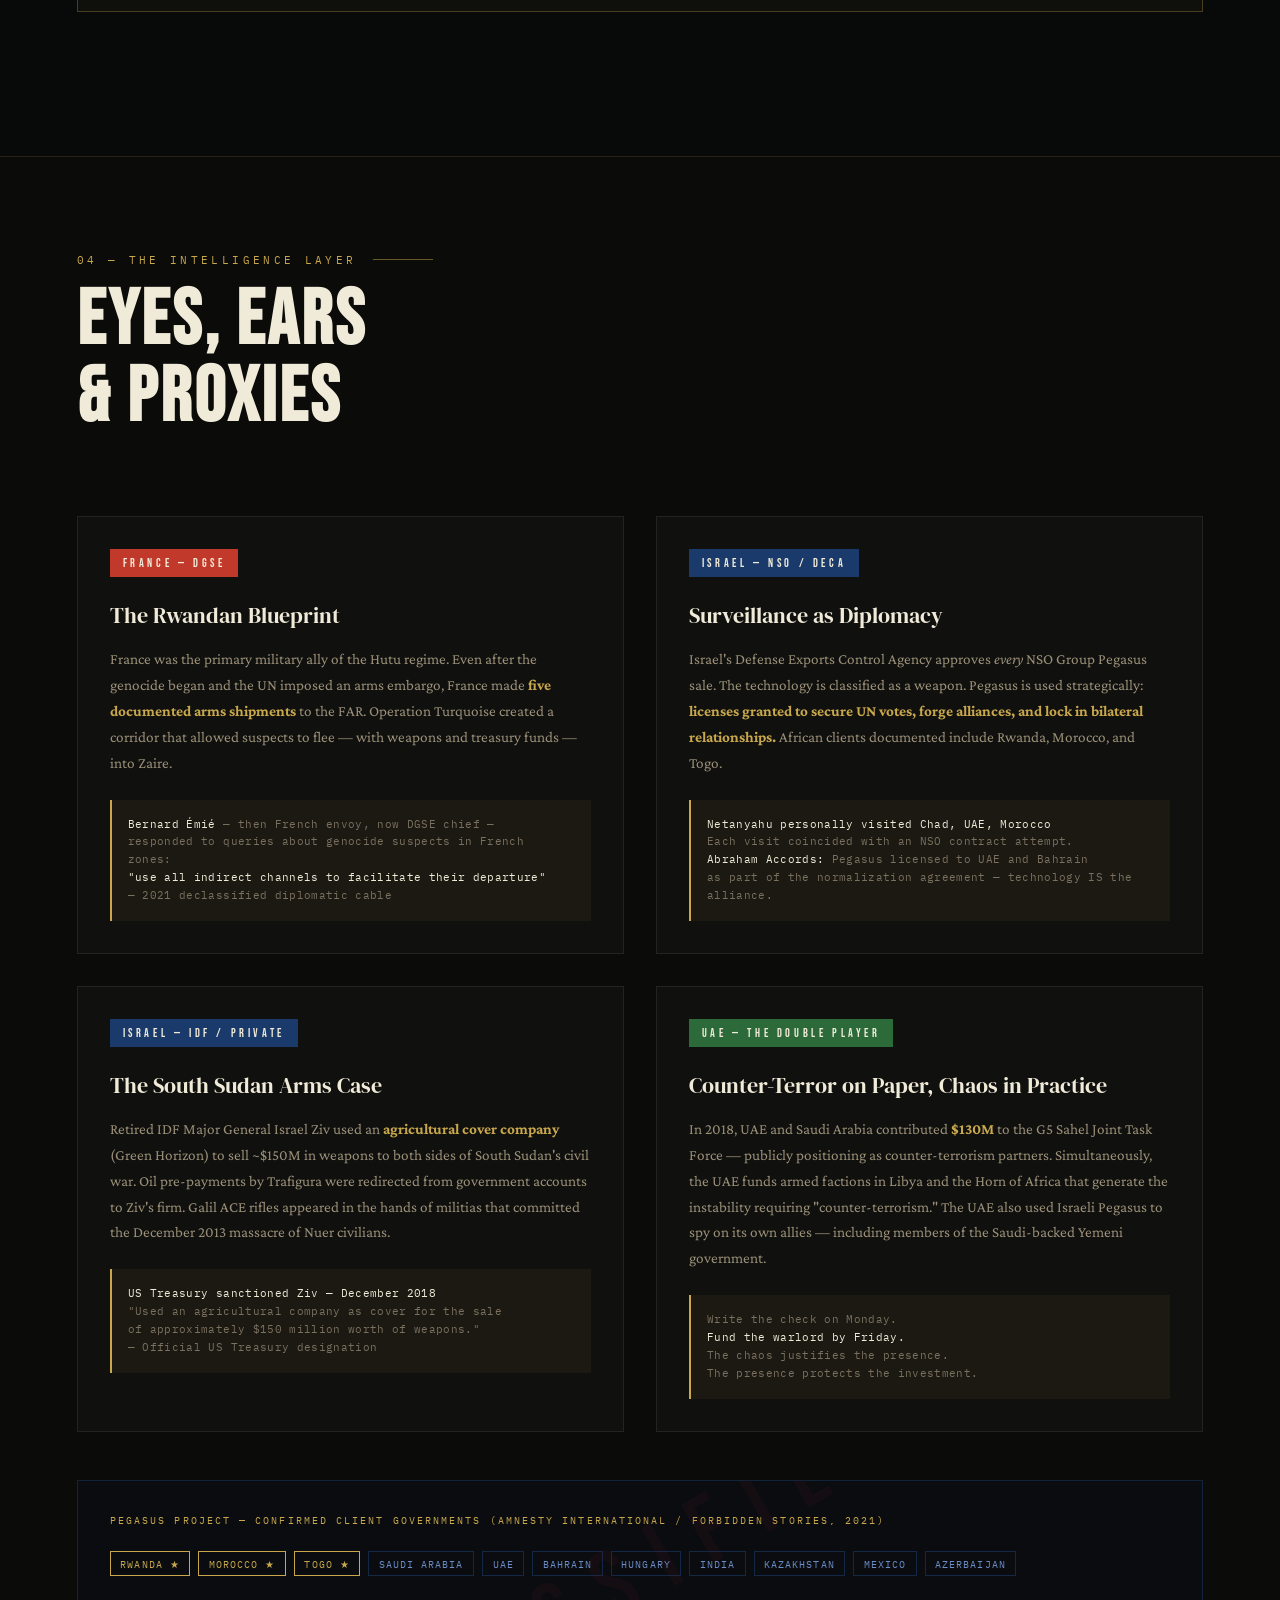
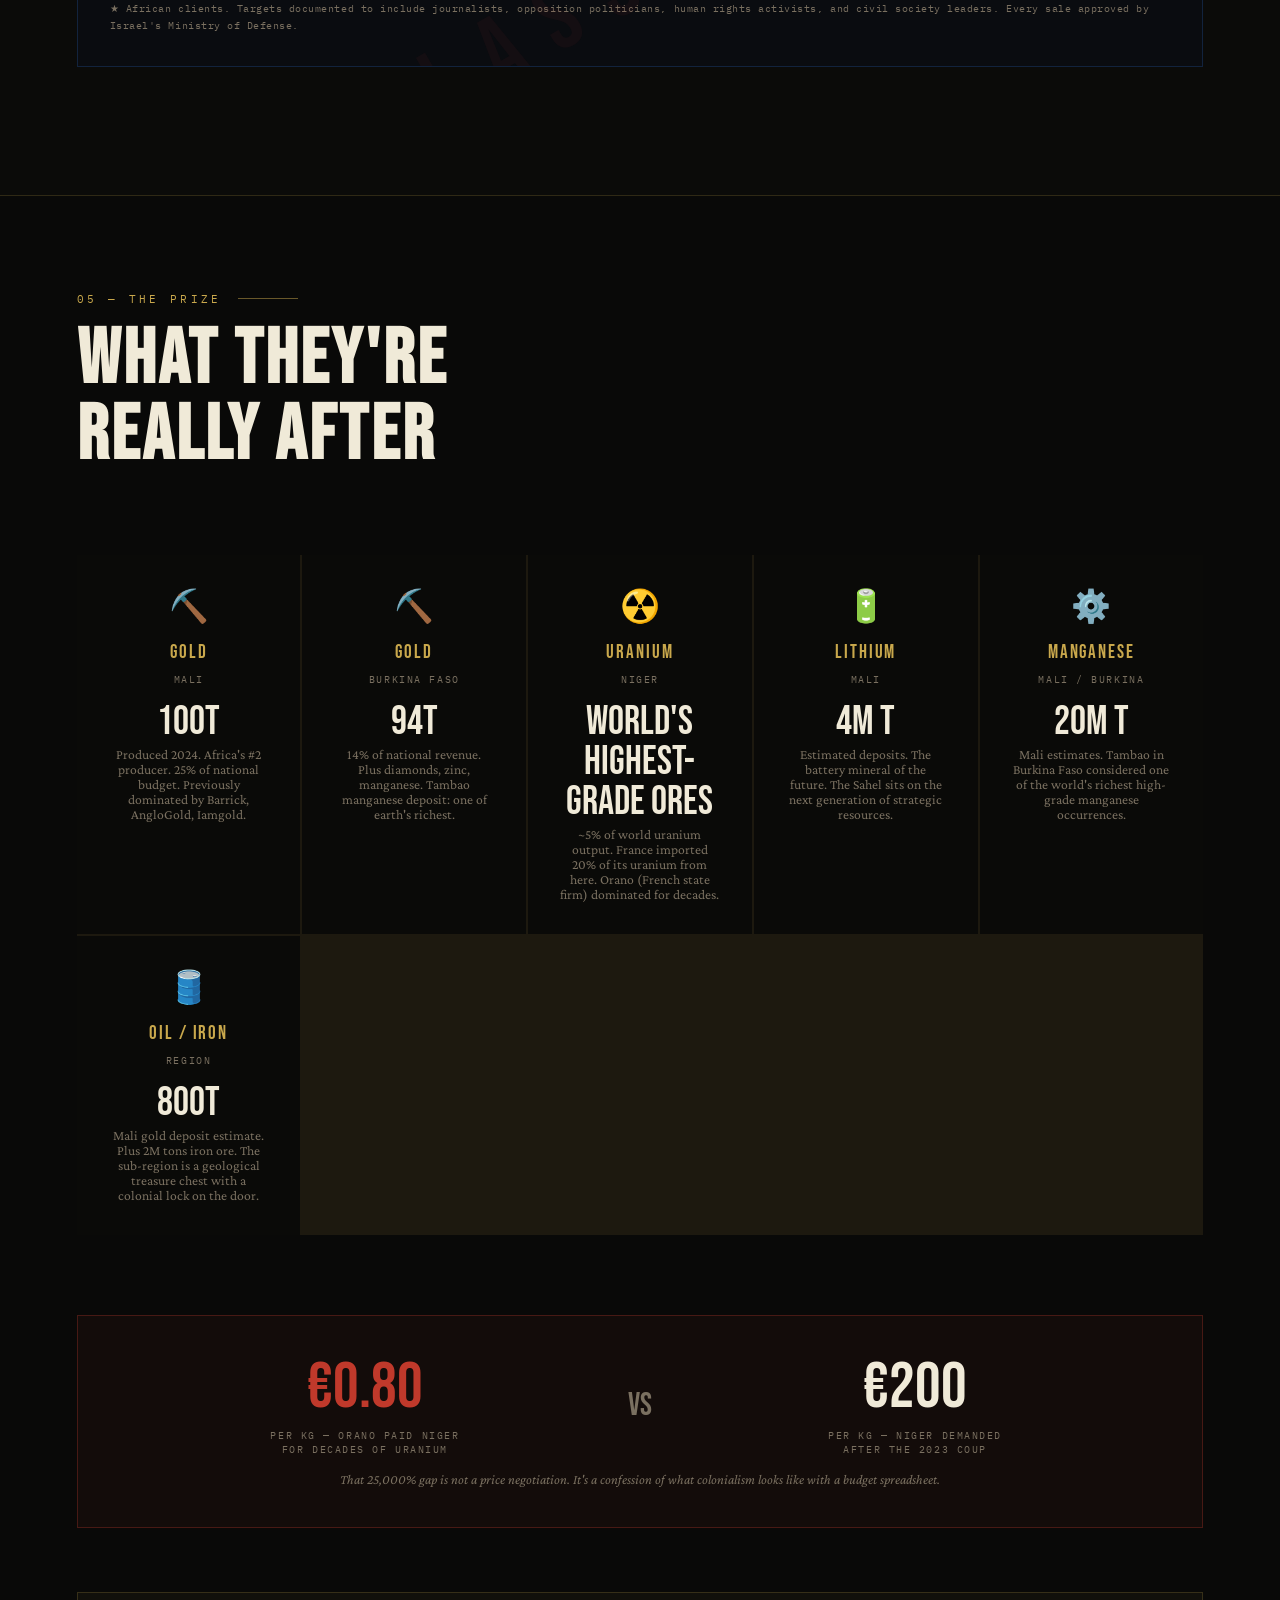
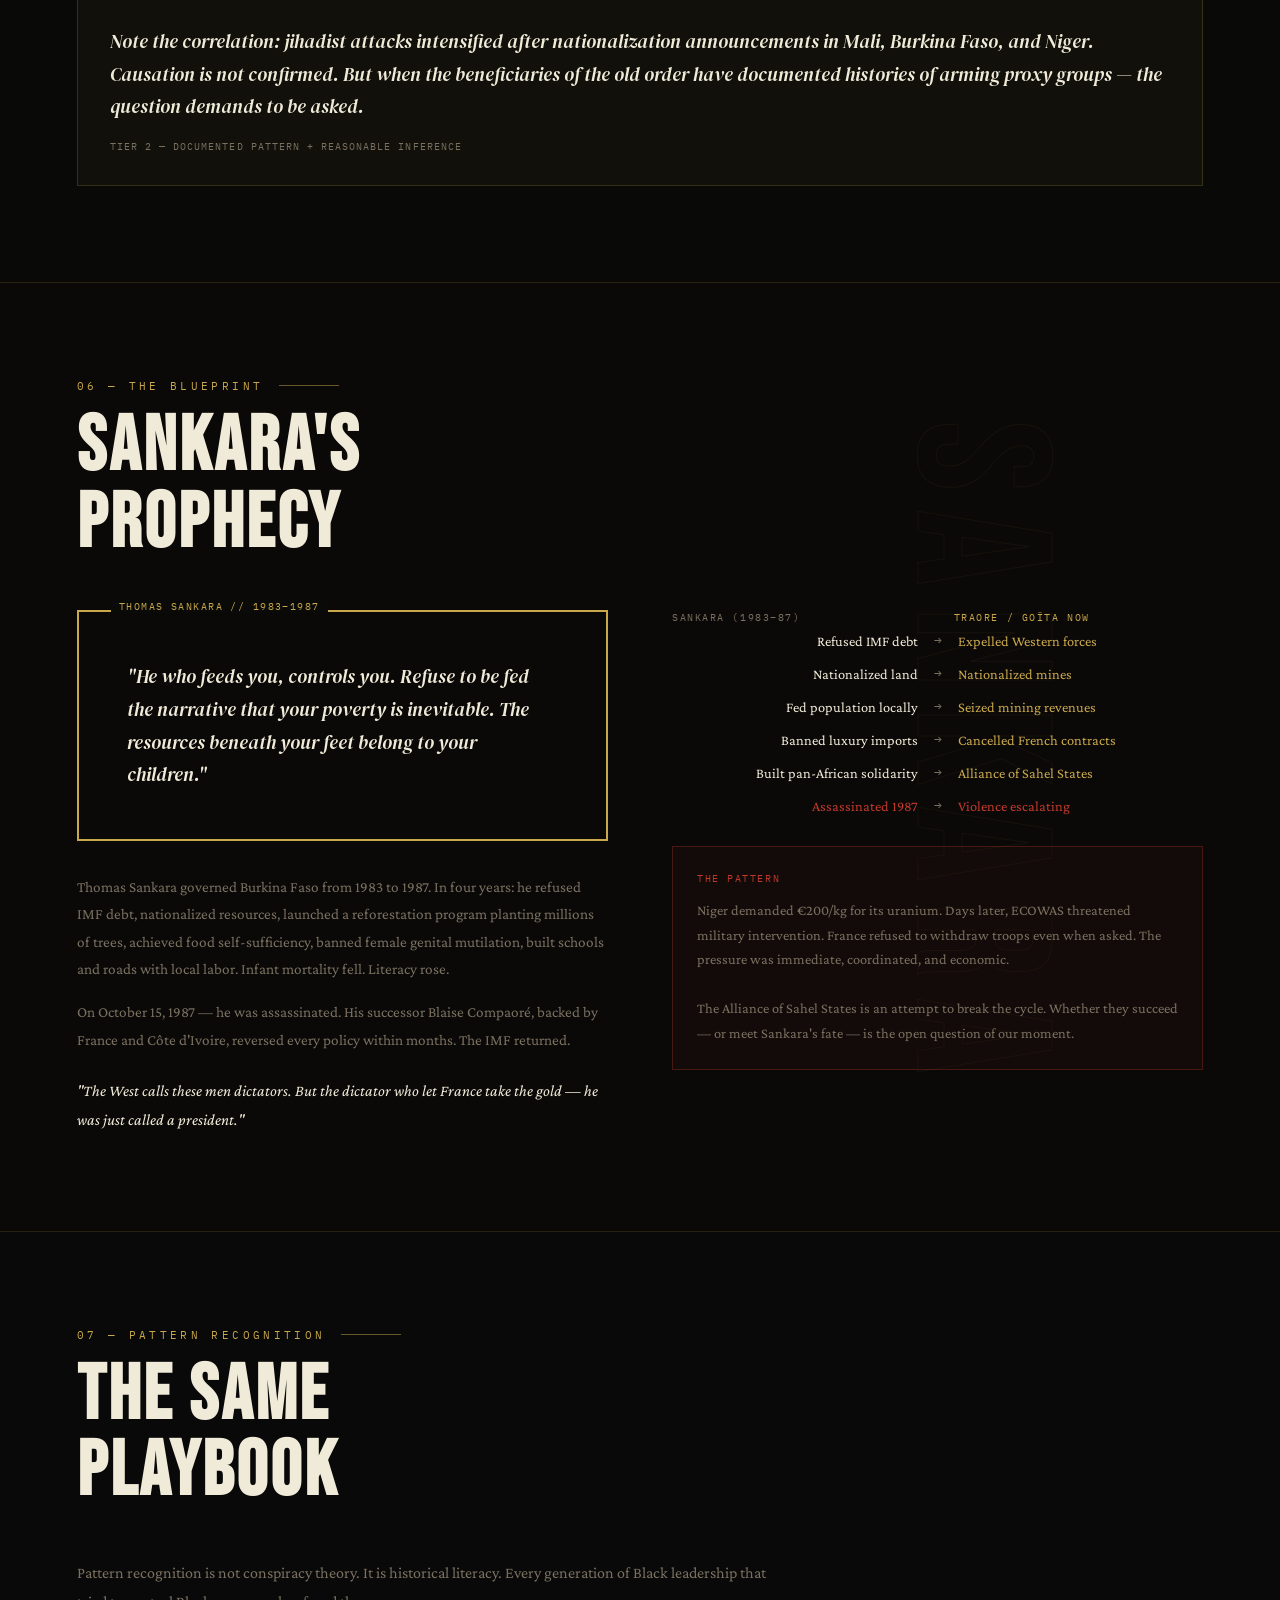
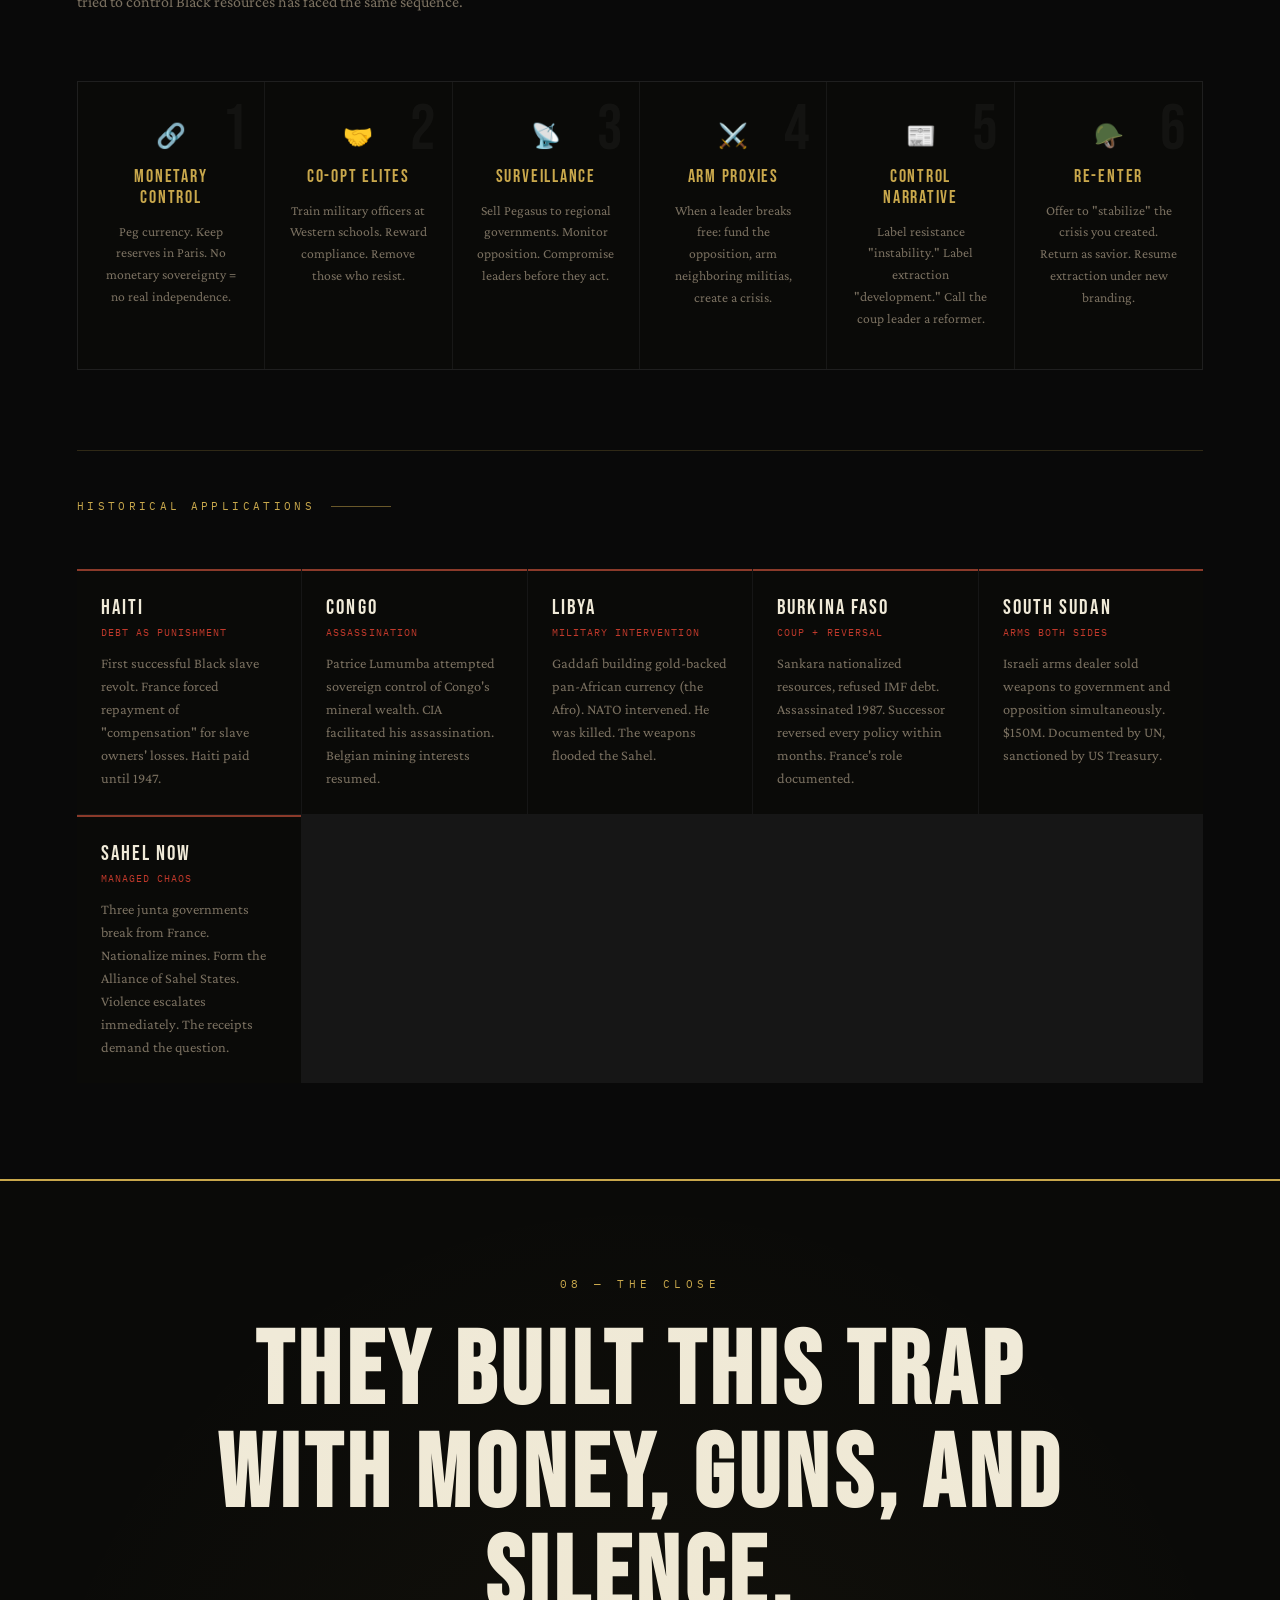
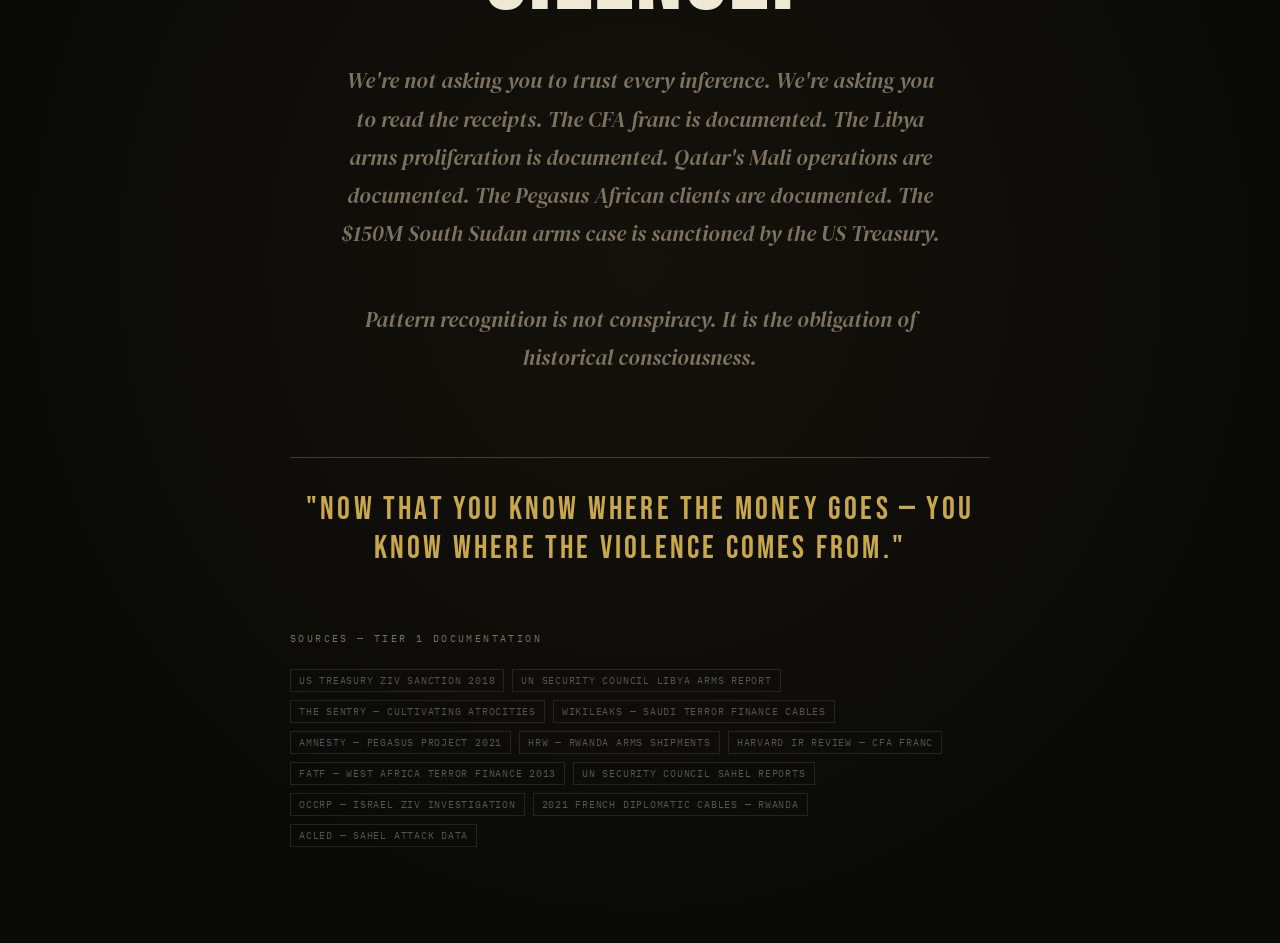
<file: sahel_presentation.html>
<!DOCTYPE html>
<html lang="en">
<head>
<meta charset="UTF-8">
<meta name="viewport" content="width=device-width, initial-scale=1.0">
<title>THE SAHEL TRAP</title>
<link href="https://fonts.googleapis.com/css2?family=Bebas+Neue&family=DM+Serif+Display:ital@0;1&family=IBM+Plex+Mono:wght@400;600&family=Crimson+Pro:ital,wght@0,400;0,600;1,400&display=swap" rel="stylesheet">
<style>
  :root {
    --ink: #0a0a08;
    --paper: #f0ead8;
    --gold: #c9a84c;
    --red: #c0392b;
    --rust: #8b3a2a;
    --faded: #7a7060;
    --highlight: #e8d5a3;
    --white: #faf8f2;
  }

  * { margin: 0; padding: 0; box-sizing: border-box; }

  html { scroll-behavior: smooth; }

  body {
    background: var(--ink);
    color: var(--paper);
    font-family: 'Crimson Pro', Georgia, serif;
    font-size: 18px;
    overflow-x: hidden;
    cursor: crosshair;
  }

  /* NOISE OVERLAY */
  body::before {
    content: '';
    position: fixed;
    inset: 0;
    background-image: url("data:image/svg+xml,%3Csvg viewBox='0 0 256 256' xmlns='http://www.w3.org/2000/svg'%3E%3Cfilter id='noise'%3E%3CfeTurbulence type='fractalNoise' baseFrequency='0.9' numOctaves='4' stitchTiles='stitch'/%3E%3C/filter%3E%3Crect width='100%25' height='100%25' filter='url(%23noise)' opacity='0.04'/%3E%3C/svg%3E");
    pointer-events: none;
    z-index: 9999;
    opacity: 0.5;
  }

  /* SCROLLBAR */
  ::-webkit-scrollbar { width: 4px; }
  ::-webkit-scrollbar-track { background: var(--ink); }
  ::-webkit-scrollbar-thumb { background: var(--gold); }

  /* ========== HERO ========== */
  .hero {
    min-height: 100vh;
    display: flex;
    flex-direction: column;
    justify-content: center;
    position: relative;
    padding: 4rem 6vw;
    overflow: hidden;
    border-bottom: 2px solid var(--gold);
  }

  .hero-bg-text {
    position: absolute;
    top: 50%;
    left: 50%;
    transform: translate(-50%, -50%);
    font-family: 'Bebas Neue', sans-serif;
    font-size: clamp(8rem, 20vw, 22rem);
    color: transparent;
    -webkit-text-stroke: 1px rgba(201, 168, 76, 0.08);
    white-space: nowrap;
    pointer-events: none;
    user-select: none;
    letter-spacing: 0.05em;
  }

  .hero-eyebrow {
    font-family: 'IBM Plex Mono', monospace;
    font-size: 0.75rem;
    letter-spacing: 0.3em;
    color: var(--gold);
    text-transform: uppercase;
    margin-bottom: 2rem;
    opacity: 0;
    animation: fadeUp 0.8s ease forwards 0.3s;
  }

  .hero-title {
    font-family: 'Bebas Neue', sans-serif;
    font-size: clamp(4rem, 12vw, 11rem);
    line-height: 0.88;
    letter-spacing: 0.02em;
    color: var(--paper);
    opacity: 0;
    animation: fadeUp 0.8s ease forwards 0.5s;
  }

  .hero-title span {
    color: var(--gold);
    display: block;
  }

  .hero-subtitle {
    font-family: 'DM Serif Display', serif;
    font-style: italic;
    font-size: clamp(1.1rem, 2.5vw, 1.6rem);
    color: var(--faded);
    margin-top: 2rem;
    max-width: 600px;
    line-height: 1.5;
    opacity: 0;
    animation: fadeUp 0.8s ease forwards 0.7s;
  }

  .hero-meta {
    margin-top: 3rem;
    display: flex;
    gap: 3rem;
    opacity: 0;
    animation: fadeUp 0.8s ease forwards 0.9s;
    flex-wrap: wrap;
  }

  .meta-item {
    font-family: 'IBM Plex Mono', monospace;
    font-size: 0.7rem;
    letter-spacing: 0.15em;
    color: var(--faded);
    text-transform: uppercase;
  }

  .meta-item strong {
    display: block;
    color: var(--paper);
    font-size: 1rem;
    letter-spacing: 0.05em;
    margin-bottom: 0.2rem;
    font-family: 'Bebas Neue', sans-serif;
  }

  .scroll-indicator {
    position: absolute;
    bottom: 2rem;
    right: 6vw;
    font-family: 'IBM Plex Mono', monospace;
    font-size: 0.65rem;
    letter-spacing: 0.2em;
    color: var(--faded);
    text-transform: uppercase;
    writing-mode: vertical-rl;
    display: flex;
    align-items: center;
    gap: 1rem;
    animation: fadeIn 1s ease forwards 1.5s;
    opacity: 0;
  }

  .scroll-indicator::after {
    content: '';
    width: 1px;
    height: 60px;
    background: linear-gradient(to bottom, var(--gold), transparent);
    animation: pulse 2s ease infinite;
  }

  /* ========== NAV DOTS ========== */
  .nav-dots {
    position: fixed;
    right: 1.5rem;
    top: 50%;
    transform: translateY(-50%);
    display: flex;
    flex-direction: column;
    gap: 0.8rem;
    z-index: 100;
  }

  .nav-dot {
    width: 6px;
    height: 6px;
    border-radius: 50%;
    background: var(--faded);
    cursor: pointer;
    transition: all 0.3s ease;
    position: relative;
  }

  .nav-dot:hover, .nav-dot.active {
    background: var(--gold);
    transform: scale(1.5);
  }

  .nav-dot::before {
    content: attr(data-label);
    position: absolute;
    right: 1rem;
    top: 50%;
    transform: translateY(-50%);
    font-family: 'IBM Plex Mono', monospace;
    font-size: 0.6rem;
    letter-spacing: 0.1em;
    color: var(--gold);
    white-space: nowrap;
    opacity: 0;
    transition: opacity 0.2s;
    text-transform: uppercase;
  }

  .nav-dot:hover::before { opacity: 1; }

  /* ========== SECTIONS ========== */
  section {
    min-height: 100vh;
    padding: 6rem 6vw;
    position: relative;
    display: flex;
    flex-direction: column;
    justify-content: center;
  }

  /* ========== SECTION HEADERS ========== */
  .section-num {
    font-family: 'IBM Plex Mono', monospace;
    font-size: 0.7rem;
    letter-spacing: 0.3em;
    color: var(--gold);
    text-transform: uppercase;
    margin-bottom: 1rem;
    display: flex;
    align-items: center;
    gap: 1rem;
  }

  .section-num::after {
    content: '';
    height: 1px;
    width: 60px;
    background: var(--gold);
    opacity: 0.5;
  }

  .section-title {
    font-family: 'Bebas Neue', sans-serif;
    font-size: clamp(2.5rem, 6vw, 5rem);
    line-height: 1;
    letter-spacing: 0.04em;
    margin-bottom: 3rem;
  }

  /* ========== CONTRADICTION SECTION ========== */
  #contradiction {
    background: var(--ink);
  }

  .stat-grid {
    display: grid;
    grid-template-columns: repeat(auto-fit, minmax(250px, 1fr));
    gap: 2px;
    margin: 2rem 0;
    background: rgba(201,168,76,0.15);
    border: 1px solid rgba(201,168,76,0.3);
  }

  .stat-block {
    padding: 2.5rem 2rem;
    background: var(--ink);
    position: relative;
    overflow: hidden;
    transition: background 0.3s;
  }

  .stat-block:hover { background: rgba(201,168,76,0.05); }

  .stat-block::before {
    content: '';
    position: absolute;
    top: 0;
    left: 0;
    width: 3px;
    height: 100%;
    background: var(--gold);
  }

  .stat-num {
    font-family: 'Bebas Neue', sans-serif;
    font-size: clamp(2.5rem, 5vw, 4rem);
    color: var(--gold);
    line-height: 1;
    display: block;
  }

  .stat-label {
    font-family: 'IBM Plex Mono', monospace;
    font-size: 0.7rem;
    letter-spacing: 0.15em;
    color: var(--faded);
    text-transform: uppercase;
    margin-top: 0.5rem;
    display: block;
  }

  .stat-context {
    font-size: 0.95rem;
    color: var(--paper);
    margin-top: 0.8rem;
    opacity: 0.8;
    line-height: 1.5;
  }

  .thesis-block {
    background: var(--gold);
    color: var(--ink);
    padding: 3rem;
    margin: 3rem 0;
    position: relative;
  }

  .thesis-block::before {
    content: '"';
    position: absolute;
    top: -1rem;
    left: 2rem;
    font-family: 'DM Serif Display', serif;
    font-size: 8rem;
    color: rgba(10,10,8,0.15);
    line-height: 1;
  }

  .thesis-text {
    font-family: 'DM Serif Display', serif;
    font-size: clamp(1.3rem, 2.5vw, 1.8rem);
    line-height: 1.4;
    position: relative;
    z-index: 1;
  }

  /* ========== CFA FRANC SECTION ========== */
  #cfa {
    background: #0d0b08;
    border-top: 1px solid rgba(201,168,76,0.2);
  }

  .cfa-visual {
    display: grid;
    grid-template-columns: 1fr 1fr;
    gap: 4rem;
    align-items: start;
  }

  @media (max-width: 768px) {
    .cfa-visual { grid-template-columns: 1fr; gap: 2rem; }
  }

  .reserve-diagram {
    position: relative;
    padding: 2rem;
    border: 1px solid rgba(201,168,76,0.3);
  }

  .reserve-diagram-title {
    font-family: 'IBM Plex Mono', monospace;
    font-size: 0.65rem;
    letter-spacing: 0.2em;
    color: var(--gold);
    text-transform: uppercase;
    margin-bottom: 2rem;
  }

  .reserve-bars {
    display: flex;
    flex-direction: column;
    gap: 1rem;
  }

  .reserve-bar-row {
    display: flex;
    align-items: center;
    gap: 1rem;
  }

  .reserve-bar-label {
    font-family: 'IBM Plex Mono', monospace;
    font-size: 0.65rem;
    color: var(--faded);
    text-transform: uppercase;
    letter-spacing: 0.1em;
    width: 90px;
    flex-shrink: 0;
    text-align: right;
  }

  .reserve-bar-track {
    flex: 1;
    height: 28px;
    background: rgba(255,255,255,0.05);
    position: relative;
    overflow: hidden;
  }

  .reserve-bar-fill {
    height: 100%;
    position: absolute;
    left: 0;
    transition: width 1.5s ease;
    display: flex;
    align-items: center;
    padding-left: 0.5rem;
  }

  .reserve-bar-fill.france { background: var(--red); width: 70%; }
  .reserve-bar-fill.country { background: var(--gold); width: 30%; }

  .reserve-bar-pct {
    font-family: 'Bebas Neue', sans-serif;
    font-size: 1rem;
    color: var(--ink);
    letter-spacing: 0.05em;
  }

  .cfa-facts {
    display: flex;
    flex-direction: column;
    gap: 1.5rem;
  }

  .fact-item {
    padding: 1.5rem;
    border-left: 3px solid var(--gold);
    background: rgba(201,168,76,0.04);
  }

  .fact-item p {
    line-height: 1.6;
    color: var(--paper);
    font-size: 1rem;
  }

  .fact-item strong { color: var(--gold); }

  .assassination-timeline {
    margin-top: 3rem;
  }

  .timeline-header {
    font-family: 'IBM Plex Mono', monospace;
    font-size: 0.7rem;
    letter-spacing: 0.25em;
    color: var(--red);
    text-transform: uppercase;
    margin-bottom: 2rem;
    display: flex;
    align-items: center;
    gap: 1rem;
  }

  .timeline-header::before {
    content: '●';
    color: var(--red);
    animation: blink 1.5s infinite;
  }

  .timeline-items {
    display: grid;
    grid-template-columns: repeat(auto-fit, minmax(200px, 1fr));
    gap: 2px;
    background: rgba(192,57,43,0.2);
  }

  .timeline-item {
    background: var(--ink);
    padding: 1.5rem;
    border-top: 3px solid var(--red);
  }

  .t-year {
    font-family: 'Bebas Neue', sans-serif;
    font-size: 2.5rem;
    color: var(--red);
    line-height: 1;
  }

  .t-name {
    font-family: 'DM Serif Display', serif;
    font-size: 1.1rem;
    color: var(--paper);
    margin: 0.3rem 0;
  }

  .t-context {
    font-family: 'IBM Plex Mono', monospace;
    font-size: 0.65rem;
    color: var(--faded);
    line-height: 1.5;
    letter-spacing: 0.05em;
  }

  /* ========== WEAPONS SECTION ========== */
  #weapons {
    background: #080a0a;
    border-top: 1px solid rgba(192,57,43,0.3);
  }

  .pipeline-grid {
    display: grid;
    grid-template-columns: repeat(auto-fit, minmax(280px, 1fr));
    gap: 2px;
    background: rgba(255,255,255,0.05);
    margin: 2rem 0;
  }

  .pipeline-card {
    background: var(--ink);
    padding: 2.5rem 2rem;
    position: relative;
    overflow: hidden;
    transition: transform 0.3s ease;
  }

  .pipeline-card:hover { transform: translateY(-3px); }

  .pipeline-card::after {
    content: '';
    position: absolute;
    bottom: 0;
    left: 0;
    right: 0;
    height: 3px;
    background: var(--gold);
    transform: scaleX(0);
    transition: transform 0.3s ease;
    transform-origin: left;
  }

  .pipeline-card:hover::after { transform: scaleX(1); }

  .pipeline-actor {
    font-family: 'Bebas Neue', sans-serif;
    font-size: 0.9rem;
    letter-spacing: 0.25em;
    color: var(--gold);
    margin-bottom: 0.5rem;
  }

  .pipeline-op {
    font-family: 'DM Serif Display', serif;
    font-style: italic;
    font-size: 1.5rem;
    color: var(--paper);
    margin-bottom: 1rem;
    line-height: 1.2;
  }

  .pipeline-amount {
    font-family: 'Bebas Neue', sans-serif;
    font-size: 2.5rem;
    color: var(--red);
    line-height: 1;
    margin-bottom: 0.5rem;
    display: block;
  }

  .pipeline-detail {
    font-size: 0.9rem;
    color: var(--faded);
    line-height: 1.6;
  }

  .pipeline-tag {
    display: inline-block;
    font-family: 'IBM Plex Mono', monospace;
    font-size: 0.6rem;
    letter-spacing: 0.15em;
    text-transform: uppercase;
    padding: 0.25rem 0.6rem;
    border: 1px solid currentColor;
    margin-top: 1rem;
  }

  .tag-direct { color: var(--red); }
  .tag-indirect { color: var(--gold); }
  .tag-blowback { color: var(--faded); }

  .weapons-quote {
    border: 1px solid rgba(201,168,76,0.3);
    padding: 2.5rem 3rem;
    margin: 3rem 0;
    position: relative;
    background: rgba(201,168,76,0.03);
  }

  .weapons-quote blockquote {
    font-family: 'DM Serif Display', serif;
    font-style: italic;
    font-size: clamp(1.1rem, 2vw, 1.4rem);
    color: var(--paper);
    line-height: 1.6;
  }

  .weapons-quote cite {
    display: block;
    margin-top: 1.5rem;
    font-family: 'IBM Plex Mono', monospace;
    font-size: 0.65rem;
    letter-spacing: 0.15em;
    color: var(--gold);
    text-transform: uppercase;
    font-style: normal;
  }

  /* ========== INTELLIGENCE SECTION ========== */
  #intelligence {
    background: #0b0b09;
    border-top: 1px solid rgba(201,168,76,0.15);
  }

  .intel-grid {
    display: grid;
    grid-template-columns: repeat(2, 1fr);
    gap: 2rem;
    margin-top: 2rem;
  }

  @media (max-width: 900px) {
    .intel-grid { grid-template-columns: 1fr; }
  }

  .intel-card {
    border: 1px solid rgba(255,255,255,0.08);
    padding: 2rem;
    position: relative;
    background: rgba(255,255,255,0.02);
  }

  .intel-flag {
    font-family: 'Bebas Neue', sans-serif;
    font-size: 0.75rem;
    letter-spacing: 0.3em;
    padding: 0.4rem 0.8rem;
    margin-bottom: 1.5rem;
    display: inline-block;
    text-transform: uppercase;
  }

  .flag-france { background: var(--red); color: var(--paper); }
  .flag-israel { background: #1a3a6b; color: var(--paper); }
  .flag-uae { background: #2d6a3a; color: var(--paper); }
  .flag-qatar { background: #6b1a2d; color: var(--paper); }

  .intel-headline {
    font-family: 'DM Serif Display', serif;
    font-size: 1.4rem;
    color: var(--paper);
    margin-bottom: 1rem;
    line-height: 1.3;
  }

  .intel-body {
    font-size: 0.95rem;
    color: #9a8f78;
    line-height: 1.7;
  }

  .intel-body strong { color: var(--gold); }

  .receipt {
    margin-top: 1.5rem;
    padding: 1rem;
    background: rgba(201,168,76,0.06);
    border-left: 2px solid var(--gold);
    font-family: 'IBM Plex Mono', monospace;
    font-size: 0.7rem;
    color: var(--faded);
    line-height: 1.6;
    letter-spacing: 0.03em;
  }

  .receipt span { color: var(--paper); }

  /* PEGASUS VISUAL */
  .pegasus-visual {
    margin: 2rem 0;
    padding: 2rem;
    background: #0a0c10;
    border: 1px solid rgba(26,58,107,0.5);
    position: relative;
    overflow: hidden;
  }

  .pegasus-visual::before {
    content: 'CLASSIFIED';
    position: absolute;
    top: 50%;
    left: 50%;
    transform: translate(-50%, -50%) rotate(-30deg);
    font-family: 'Bebas Neue', sans-serif;
    font-size: 6rem;
    color: rgba(192,57,43,0.06);
    white-space: nowrap;
    pointer-events: none;
    letter-spacing: 0.3em;
  }

  .pegasus-countries {
    display: flex;
    flex-wrap: wrap;
    gap: 0.5rem;
  }

  .p-country {
    font-family: 'IBM Plex Mono', monospace;
    font-size: 0.65rem;
    letter-spacing: 0.1em;
    padding: 0.3rem 0.6rem;
    border: 1px solid rgba(26,58,107,0.6);
    color: #6a8cc7;
    text-transform: uppercase;
  }

  .p-country.africa { border-color: var(--gold); color: var(--gold); }

  /* ========== RESOURCE SECTION ========== */
  #resources {
    background: #090908;
    border-top: 1px solid rgba(201,168,76,0.2);
  }

  .resource-grid {
    display: grid;
    grid-template-columns: repeat(auto-fit, minmax(220px, 1fr));
    gap: 2px;
    background: rgba(201,168,76,0.1);
    margin: 2rem 0;
  }

  .resource-card {
    background: var(--ink);
    padding: 2rem;
    text-align: center;
    position: relative;
    cursor: default;
    transition: background 0.3s;
  }

  .resource-card:hover { background: rgba(201,168,76,0.04); }

  .resource-icon {
    font-size: 2rem;
    margin-bottom: 1rem;
  }

  .resource-name {
    font-family: 'Bebas Neue', sans-serif;
    font-size: 1.2rem;
    letter-spacing: 0.1em;
    color: var(--gold);
    margin-bottom: 0.5rem;
  }

  .resource-country {
    font-family: 'IBM Plex Mono', monospace;
    font-size: 0.65rem;
    letter-spacing: 0.15em;
    color: var(--faded);
    text-transform: uppercase;
    margin-bottom: 1rem;
  }

  .resource-stat-big {
    font-family: 'Bebas Neue', sans-serif;
    font-size: 2.5rem;
    color: var(--paper);
    line-height: 1;
    display: block;
  }

  .resource-stat-sub {
    font-size: 0.85rem;
    color: var(--faded);
    margin-top: 0.3rem;
  }

  .price-comparison {
    display: grid;
    grid-template-columns: 1fr auto 1fr;
    gap: 1rem;
    align-items: center;
    margin: 3rem 0;
    padding: 2.5rem;
    background: rgba(192,57,43,0.05);
    border: 1px solid rgba(192,57,43,0.3);
  }

  .price-col {
    text-align: center;
  }

  .price-amount {
    font-family: 'Bebas Neue', sans-serif;
    font-size: clamp(2rem, 5vw, 4rem);
    line-height: 1;
    display: block;
  }

  .price-col:first-child .price-amount { color: var(--red); }
  .price-col:last-child .price-amount { color: var(--gold); }

  .price-label {
    font-family: 'IBM Plex Mono', monospace;
    font-size: 0.65rem;
    letter-spacing: 0.15em;
    color: var(--faded);
    text-transform: uppercase;
    margin-top: 0.5rem;
  }

  .price-vs {
    font-family: 'Bebas Neue', sans-serif;
    font-size: 2rem;
    color: var(--faded);
    text-align: center;
  }

  .price-footnote {
    grid-column: 1 / -1;
    text-align: center;
    font-size: 0.85rem;
    color: var(--faded);
    font-style: italic;
  }

  /* ========== SANKARA SECTION ========== */
  #sankara {
    background: #0b0908;
    border-top: 1px solid rgba(201,168,76,0.15);
    position: relative;
  }

  #sankara::before {
    content: 'SANKARA';
    position: absolute;
    right: -2rem;
    top: 50%;
    transform: translateY(-50%) rotate(90deg);
    font-family: 'Bebas Neue', sans-serif;
    font-size: 12rem;
    color: transparent;
    -webkit-text-stroke: 1px rgba(201,168,76,0.06);
    pointer-events: none;
    letter-spacing: 0.1em;
  }

  .sankara-layout {
    display: grid;
    grid-template-columns: 1fr 1fr;
    gap: 4rem;
    align-items: start;
  }

  @media (max-width: 800px) {
    .sankara-layout { grid-template-columns: 1fr; gap: 2rem; }
  }

  .sankara-quote-block {
    padding: 3rem;
    border: 2px solid var(--gold);
    position: relative;
  }

  .sankara-quote-block::before {
    content: 'THOMAS SANKARA // 1983–1987';
    position: absolute;
    top: -0.75rem;
    left: 2rem;
    font-family: 'IBM Plex Mono', monospace;
    font-size: 0.6rem;
    letter-spacing: 0.15em;
    background: var(--ink);
    padding: 0 0.5rem;
    color: var(--gold);
    text-transform: uppercase;
  }

  .sankara-quote-text {
    font-family: 'DM Serif Display', serif;
    font-style: italic;
    font-size: 1.2rem;
    color: var(--paper);
    line-height: 1.7;
  }

  .legacy-compare {
    display: flex;
    flex-direction: column;
    gap: 1rem;
  }

  .compare-row {
    display: grid;
    grid-template-columns: 1fr auto 1fr;
    gap: 1rem;
    align-items: center;
    font-size: 0.9rem;
  }

  .compare-then {
    color: var(--paper);
    text-align: right;
  }

  .compare-now {
    color: var(--gold);
    text-align: left;
  }

  .compare-arrow {
    font-family: 'IBM Plex Mono', monospace;
    color: var(--faded);
    font-size: 0.8rem;
    text-align: center;
    white-space: nowrap;
  }

  .compare-header {
    display: grid;
    grid-template-columns: 1fr auto 1fr;
    gap: 1rem;
    margin-bottom: 0.5rem;
  }

  .ch-left, .ch-right {
    font-family: 'IBM Plex Mono', monospace;
    font-size: 0.65rem;
    letter-spacing: 0.15em;
    text-transform: uppercase;
    color: var(--faded);
  }

  .ch-right { color: var(--gold); }

  /* ========== PLAYBOOK SECTION ========== */
  #playbook {
    background: #090909;
    border-top: 1px solid rgba(201,168,76,0.15);
  }

  .playbook-steps {
    display: grid;
    grid-template-columns: repeat(auto-fit, minmax(180px, 1fr));
    gap: 0;
    background: rgba(255,255,255,0.03);
    margin: 2rem 0;
    border: 1px solid rgba(255,255,255,0.06);
  }

  .playbook-step {
    padding: 2.5rem 1.5rem;
    border-right: 1px solid rgba(255,255,255,0.06);
    position: relative;
    text-align: center;
    background: var(--ink);
    transition: background 0.3s;
  }

  .playbook-step:last-child { border-right: none; }
  .playbook-step:hover { background: rgba(192,57,43,0.05); }

  .step-num {
    font-family: 'Bebas Neue', sans-serif;
    font-size: 4rem;
    color: rgba(255,255,255,0.04);
    line-height: 1;
    position: absolute;
    top: 1rem;
    right: 1rem;
  }

  .step-icon {
    font-size: 1.5rem;
    margin-bottom: 1rem;
    display: block;
  }

  .step-label {
    font-family: 'Bebas Neue', sans-serif;
    font-size: 1.1rem;
    letter-spacing: 0.1em;
    color: var(--gold);
    margin-bottom: 0.8rem;
    display: block;
  }

  .step-desc {
    font-size: 0.85rem;
    color: var(--faded);
    line-height: 1.6;
  }

  .historical-cases {
    display: grid;
    grid-template-columns: repeat(auto-fit, minmax(220px, 1fr));
    gap: 1px;
    background: rgba(255,255,255,0.05);
    margin-top: 2rem;
  }

  .case-block {
    background: var(--ink);
    padding: 1.5rem;
    border-top: 2px solid var(--rust);
    transition: border-color 0.3s;
  }

  .case-block:hover { border-color: var(--red); }

  .case-country {
    font-family: 'Bebas Neue', sans-serif;
    font-size: 1.3rem;
    letter-spacing: 0.1em;
    color: var(--paper);
    margin-bottom: 0.3rem;
  }

  .case-what {
    font-family: 'IBM Plex Mono', monospace;
    font-size: 0.65rem;
    letter-spacing: 0.1em;
    color: var(--red);
    text-transform: uppercase;
    margin-bottom: 0.8rem;
  }

  .case-detail {
    font-size: 0.9rem;
    color: var(--faded);
    line-height: 1.6;
  }

  /* ========== CLOSE SECTION ========== */
  #close {
    min-height: 100vh;
    background: var(--ink);
    display: flex;
    flex-direction: column;
    justify-content: center;
    align-items: center;
    text-align: center;
    padding: 6rem 6vw;
    border-top: 2px solid var(--gold);
    position: relative;
    overflow: hidden;
  }

  #close::before {
    content: '';
    position: absolute;
    inset: 0;
    background: radial-gradient(ellipse at center, rgba(201,168,76,0.05) 0%, transparent 70%);
    pointer-events: none;
  }

  .close-eyebrow {
    font-family: 'IBM Plex Mono', monospace;
    font-size: 0.7rem;
    letter-spacing: 0.4em;
    color: var(--gold);
    text-transform: uppercase;
    margin-bottom: 2rem;
  }

  .close-title {
    font-family: 'Bebas Neue', sans-serif;
    font-size: clamp(3rem, 8vw, 7rem);
    letter-spacing: 0.05em;
    line-height: 1;
    margin-bottom: 2rem;
    max-width: 900px;
  }

  .close-body {
    font-family: 'DM Serif Display', serif;
    font-style: italic;
    font-size: clamp(1.1rem, 2vw, 1.4rem);
    color: var(--faded);
    line-height: 1.7;
    max-width: 600px;
    margin: 0 auto 3rem;
  }

  .final-line {
    font-family: 'Bebas Neue', sans-serif;
    font-size: clamp(1.2rem, 3vw, 2rem);
    color: var(--gold);
    letter-spacing: 0.1em;
    margin-top: 2rem;
    border-top: 1px solid rgba(201,168,76,0.3);
    padding-top: 2rem;
    max-width: 700px;
  }

  .sources-footer {
    margin-top: 4rem;
    width: 100%;
    max-width: 700px;
  }

  .sources-label {
    font-family: 'IBM Plex Mono', monospace;
    font-size: 0.6rem;
    letter-spacing: 0.25em;
    color: var(--faded);
    text-transform: uppercase;
    margin-bottom: 1.5rem;
    text-align: left;
  }

  .sources-list {
    display: flex;
    flex-wrap: wrap;
    gap: 0.5rem;
    justify-content: flex-start;
  }

  .source-tag {
    font-family: 'IBM Plex Mono', monospace;
    font-size: 0.6rem;
    letter-spacing: 0.08em;
    padding: 0.25rem 0.5rem;
    border: 1px solid rgba(255,255,255,0.1);
    color: rgba(255,255,255,0.3);
    text-transform: uppercase;
  }

  /* ========== TIER LEGEND ========== */
  .tier-legend {
    display: flex;
    gap: 2rem;
    margin-bottom: 2rem;
    flex-wrap: wrap;
  }

  .tier-item {
    display: flex;
    align-items: center;
    gap: 0.5rem;
    font-family: 'IBM Plex Mono', monospace;
    font-size: 0.65rem;
    letter-spacing: 0.1em;
    text-transform: uppercase;
    color: var(--faded);
  }

  .tier-dot {
    width: 8px;
    height: 8px;
    border-radius: 50%;
    flex-shrink: 0;
  }

  .tier-dot.t1 { background: var(--gold); }
  .tier-dot.t2 { background: var(--faded); }
  .tier-dot.t3 { background: var(--red); opacity: 0.6; }

  /* ========== DIVIDERS ========== */
  .rule {
    border: none;
    border-top: 1px solid rgba(201,168,76,0.2);
    margin: 3rem 0;
  }

  /* ========== ANIMATIONS ========== */
  @keyframes fadeUp {
    from { opacity: 0; transform: translateY(30px); }
    to { opacity: 1; transform: translateY(0); }
  }

  @keyframes fadeIn {
    from { opacity: 0; }
    to { opacity: 1; }
  }

  @keyframes pulse {
    0%, 100% { opacity: 1; }
    50% { opacity: 0.3; }
  }

  @keyframes blink {
    0%, 100% { opacity: 1; }
    50% { opacity: 0.2; }
  }

  .reveal {
    opacity: 0;
    transform: translateY(20px);
    transition: opacity 0.7s ease, transform 0.7s ease;
  }

  .reveal.visible {
    opacity: 1;
    transform: translateY(0);
  }

  /* ========== RESPONSIVE ========== */
  @media (max-width: 600px) {
    section { padding: 4rem 1.5rem; }
    .hero { padding: 3rem 1.5rem; }
    .cfa-visual { grid-template-columns: 1fr; }
    .price-comparison { grid-template-columns: 1fr; }
    .price-vs { display: none; }
    .playbook-steps { grid-template-columns: 1fr 1fr; }
    .compare-row { grid-template-columns: 1fr; }
    .compare-arrow { display: none; }
  }
</style>
</head>
<body>

<!-- NAV DOTS -->
<nav class="nav-dots" aria-label="Section navigation">
  <div class="nav-dot active" data-label="Intro" onclick="scrollToSection('hero')"></div>
  <div class="nav-dot" data-label="The Contradiction" onclick="scrollToSection('contradiction')"></div>
  <div class="nav-dot" data-label="The Leash" onclick="scrollToSection('cfa')"></div>
  <div class="nav-dot" data-label="The Arsenal" onclick="scrollToSection('weapons')"></div>
  <div class="nav-dot" data-label="The Intel Layer" onclick="scrollToSection('intelligence')"></div>
  <div class="nav-dot" data-label="The Resources" onclick="scrollToSection('resources')"></div>
  <div class="nav-dot" data-label="Sankara's Blueprint" onclick="scrollToSection('sankara')"></div>
  <div class="nav-dot" data-label="The Playbook" onclick="scrollToSection('playbook')"></div>
  <div class="nav-dot" data-label="The Close" onclick="scrollToSection('close')"></div>
</nav>

<!-- ========== HERO ========== -->
<section class="hero" id="hero">
  <div class="hero-bg-text">SAHEL</div>
  <div class="hero-eyebrow">A Video Essay</div>
  <h1 class="hero-title">
    The<br>
    <span>Sahel</span>
    Trap
  </h1>
  <p class="hero-subtitle">How Western powers, Gulf states, and intelligence networks weaponize extremism to keep Black Africa's resources under foreign control.</p>
  <div class="hero-meta">
    <div class="meta-item"><strong>9</strong>Sections</div>
    <div class="meta-item"><strong>France · CIA · Gulf · Israel</strong>The Players</div>
    <div class="meta-item"><strong>Gold · Uranium · Lithium</strong>The Prize</div>
    <div class="meta-item"><strong>Follow the Money</strong>The Method</div>
  </div>
  <div class="scroll-indicator">Scroll</div>
</section>

<!-- ========== SECTION 1: CONTRADICTION ========== -->
<section id="contradiction">
  <div class="section-num">01 — Cold Open</div>
  <h2 class="section-title reveal">The<br>Contradiction</h2>

  <div class="stat-grid reveal">
    <div class="stat-block">
      <span class="stat-num">#2</span>
      <span class="stat-label">Mali — Africa Gold Rank</span>
      <p class="stat-context">100 metric tons produced in 2024. Gold funds 25% of the national budget.</p>
    </div>
    <div class="stat-block">
      <span class="stat-num">94T</span>
      <span class="stat-label">Burkina Faso Gold Output</span>
      <p class="stat-context">Among the fastest-growing gold producers globally. Diamonds, lithium, manganese also present.</p>
    </div>
    <div class="stat-block">
      <span class="stat-num">20%</span>
      <span class="stat-label">France's Uranium from Niger</span>
      <p class="stat-context">France runs 70% of its electricity on nuclear. Niger's uranium kept the lights on — at colonial prices.</p>
    </div>
    <div class="stat-block">
      <span class="stat-num">189/191</span>
      <span class="stat-label">Niger's Human Dev. Index</span>
      <p class="stat-context">One of the richest uranium deposits on earth. One of the poorest populations on earth. Explain that.</p>
    </div>
  </div>

  <div class="thesis-block reveal">
    <p class="thesis-text">
      The destabilization of the Sahel is not a failure of Western policy.<br>
      It is the <em>product</em> of Western policy. Follow the money and it leads somewhere they don't want you to look.
    </p>
  </div>

  <div class="tier-legend reveal">
    <div class="tier-item"><div class="tier-dot t1"></div> Tier 1 — Hard Documentation</div>
    <div class="tier-item"><div class="tier-dot t2"></div> Tier 2 — Documented Pattern</div>
    <div class="tier-item"><div class="tier-dot t3"></div> Tier 3 — Open Question</div>
  </div>
</section>

<!-- ========== SECTION 2: CFA ========== -->
<section id="cfa">
  <div class="section-num">02 — The Monetary Leash</div>
  <h2 class="section-title reveal">The CFA<br>Franc</h2>

  <div class="cfa-visual">
    <div>
      <div class="reserve-diagram reveal">
        <div class="reserve-diagram-title">Where African Reserves Actually Go — Founding Terms</div>
        <div class="reserve-bars">
          <div class="reserve-bar-row">
            <span class="reserve-bar-label">France</span>
            <div class="reserve-bar-track">
              <div class="reserve-bar-fill france"><span class="reserve-bar-pct">70%</span></div>
            </div>
          </div>
          <div class="reserve-bar-row">
            <span class="reserve-bar-label">Country</span>
            <div class="reserve-bar-track">
              <div class="reserve-bar-fill country"><span class="reserve-bar-pct">30%</span></div>
            </div>
          </div>
        </div>
        <p style="margin-top:1.5rem; font-family:'IBM Plex Mono',monospace; font-size:0.65rem; color:var(--faded); line-height:1.6; letter-spacing:0.05em;">
          Founding rule: 50% in French Treasury + 20% for liabilities = only 30% stays home.<br>
          France also holds veto power over monetary policy. Today. Not in 1960. Today.
        </p>
      </div>

      <div class="assassination-timeline reveal" style="margin-top:2rem;">
        <div class="timeline-header">Pattern: Challenge the CFA — Pay With Your Life</div>
        <div class="timeline-items">
          <div class="timeline-item">
            <div class="t-year">1963</div>
            <div class="t-name">Sylvanus Olympio</div>
            <div class="t-context">Togo. Planned own currency. Killed by French-trained soldiers before it launched.</div>
          </div>
          <div class="timeline-item">
            <div class="t-year">1987</div>
            <div class="t-name">Thomas Sankara</div>
            <div class="t-context">Burkina Faso. Refused IMF debt. Nationalized resources. Assassinated. Every policy reversed in months.</div>
          </div>
          <div class="timeline-item">
            <div class="t-year">2011</div>
            <div class="t-name">Muammar Gaddafi</div>
            <div class="t-context">Was building a gold-backed African currency — the Afro. NATO intervened. He was killed.</div>
          </div>
          <div class="timeline-item">
            <div class="t-year">2024</div>
            <div class="t-name">The Alliance</div>
            <div class="t-context">Mali, Burkina Faso, Niger — all expelled French forces. All face escalating violence. Notice the pattern.</div>
          </div>
        </div>
      </div>
    </div>

    <div class="cfa-facts reveal">
      <div class="fact-item">
        <p>14 African nations — 210 million people — cannot set their own interest rates. Their monetary policy is shaped by the <strong>European Central Bank</strong>, whose mandate has nothing to do with African development.</p>
      </div>
      <div class="fact-item">
        <p>French companies receive <strong>preferred access to local markets</strong>. They can freely repatriate profits with no currency risk — a right ordinary Africans don't have in reverse.</p>
      </div>
      <div class="fact-item">
        <p>Togolese economist Kako Nubkpo called it <strong>"voluntary servitude."</strong> Senegalese President Waye said in 2010: "If we get our monetary power back, we will manage better." The CFA has no democratic mandate from the people it governs.</p>
      </div>
      <div class="fact-item">
        <p>When Niger nationalized Orano's uranium operations, they demanded the price increase from <strong>€0.80/kg to €200/kg.</strong> That gap — held for decades — is not a trade relationship. It's extraction.</p>
      </div>
      <div class="fact-item" style="border-left-color: var(--red);">
        <p><strong>Follow the logic:</strong> France's monetary grip means elected governments can't fund themselves without French approval. Leaders who try to break free face assassination, coup, or economic isolation. The extremist violence follows. France then re-enters to "stabilize."</p>
      </div>
    </div>
  </div>
</section>

<!-- ========== SECTION 3: WEAPONS ========== -->
<section id="weapons">
  <div class="section-num">03 — The Arsenal</div>
  <h2 class="section-title reveal">The Weapons<br>Pipeline</h2>

  <div class="pipeline-grid reveal">
    <div class="pipeline-card">
      <div class="pipeline-actor">NATO / US</div>
      <div class="pipeline-op">The Libya Flood</div>
      <span class="pipeline-amount">2011</span>
      <p class="pipeline-detail">NATO destroys Libya. Gaddafi falls. The largest weapons stockpile in North Africa — unguarded. AQIM commander Belmokhtar publicly confirmed they were "one of the main beneficiaries." UN documented the proliferation. Tuareg fighters returned to Mali with anti-tank weapons and heavy machine guns they'd never previously had.</p>
      <span class="pipeline-tag tag-indirect">Indirect / Blowback</span>
    </div>

    <div class="pipeline-card">
      <div class="pipeline-actor">CIA</div>
      <div class="pipeline-op">Operation Timber Sycamore</div>
      <span class="pipeline-amount">$1B/yr</span>
      <p class="pipeline-detail">2013–2017. $1 billion annually to arm Syrian rebels. Created a global arms proliferation pipeline through Turkey, Jordan, Saudi Arabia. Weapons intended for Syria found continent-wide distribution. The program ran for four years before public exposure.</p>
      <span class="pipeline-tag tag-indirect">Indirect / Documented</span>
    </div>

    <div class="pipeline-card">
      <div class="pipeline-actor">Qatar</div>
      <div class="pipeline-op">Charity as Cover</div>
      <span class="pipeline-amount">Documented</span>
      <p class="pipeline-detail">Qatar Charity operated in northern Mali while it was under Islamist control — confirmed. US State Dept designated Qatar a "permissive terrorist financing environment." A 2003 Congressional briefing confirmed Qatari charities were helping move and launder funds for al-Qaeda.</p>
      <span class="pipeline-tag tag-direct">Direct / Tier 1</span>
    </div>

    <div class="pipeline-card">
      <div class="pipeline-actor">Saudi Arabia</div>
      <div class="pipeline-op">The Long Game</div>
      <span class="pipeline-amount">Decades</span>
      <p class="pipeline-detail">WikiLeaks cables: "Donors in Saudi Arabia constitute the most significant source of funding to Sunni terrorist groups worldwide." But the deeper play is ideological: decades of funding Salafist mosques and madrassas across the Sahel built the cultural infrastructure AQIM and JNIM operate inside today.</p>
      <span class="pipeline-tag tag-indirect">Structural / Documented</span>
    </div>

    <div class="pipeline-card">
      <div class="pipeline-actor">France / DGSE</div>
      <div class="pipeline-op">Rwanda — After the Embargo</div>
      <span class="pipeline-amount">5 Shipments</span>
      <p class="pipeline-detail">After the UN arms embargo of May 17, 1994, France made five acknowledged arms shipments to Rwandan genocidaires. Operation Turquoise — sold as humanitarian — created a safe corridor for genocidaires to escape with weapons and stolen treasury funds. Bernard Émié — now DGSE chief — personally helped.</p>
      <span class="pipeline-tag tag-direct">Direct / HRW Documented</span>
    </div>

    <div class="pipeline-card">
      <div class="pipeline-actor">France / Castel Group</div>
      <div class="pipeline-op">Corporate Militia Funding — CAR</div>
      <span class="pipeline-amount">$31K/yr</span>
      <p class="pipeline-detail">The Sentry documented that SUCAF RCA — subsidiary of French conglomerate Castel Group — paid UPC militia leader Ali Darassa nearly $31,000/year in cash. Plus vehicle maintenance, fuel, and logistical support. In exchange: the militia enforced Castel's sugar monopoly.</p>
      <span class="pipeline-tag tag-direct">Direct / The Sentry Report</span>
    </div>
  </div>

  <div class="weapons-quote reveal">
    <blockquote>
      "We have been one of the main beneficiaries of the revolutions in the Arab world. As for our acquisition of Libyan armaments — that is an absolutely natural thing."
    </blockquote>
    <cite>— Mokhtar Belmokhtar, AQIM Commander // Publicly Stated</cite>
  </div>
</section>

<!-- ========== SECTION 4: INTELLIGENCE ========== -->
<section id="intelligence">
  <div class="section-num">04 — The Intelligence Layer</div>
  <h2 class="section-title reveal">Eyes, Ears<br>& Proxies</h2>

  <div class="intel-grid">
    <div class="intel-card reveal">
      <span class="intel-flag flag-france">France — DGSE</span>
      <div class="intel-headline">The Rwandan Blueprint</div>
      <p class="intel-body">France was the primary military ally of the Hutu regime. Even after the genocide began and the UN imposed an arms embargo, France made <strong>five documented arms shipments</strong> to the FAR. Operation Turquoise created a corridor that allowed suspects to flee — with weapons and treasury funds — into Zaire.</p>
      <div class="receipt">
        <span>Bernard Émié</span> — then French envoy, now DGSE chief —<br>
        responded to queries about genocide suspects in French zones:<br>
        <span>"use all indirect channels to facilitate their departure"</span><br>
        — 2021 declassified diplomatic cable
      </div>
    </div>

    <div class="intel-card reveal">
      <span class="intel-flag flag-israel">Israel — NSO / DECA</span>
      <div class="intel-headline">Surveillance as Diplomacy</div>
      <p class="intel-body">Israel's Defense Exports Control Agency approves <em>every</em> NSO Group Pegasus sale. The technology is classified as a weapon. Pegasus is used strategically: <strong>licenses granted to secure UN votes, forge alliances, and lock in bilateral relationships.</strong> African clients documented include Rwanda, Morocco, and Togo.</p>
      <div class="receipt">
        <span>Netanyahu personally visited Chad, UAE, Morocco</span><br>
        Each visit coincided with an NSO contract attempt.<br>
        <span>Abraham Accords:</span> Pegasus licensed to UAE and Bahrain<br>
        as part of the normalization agreement — technology IS the alliance.
      </div>
    </div>

    <div class="intel-card reveal">
      <span class="intel-flag flag-israel">Israel — IDF / Private</span>
      <div class="intel-headline">The South Sudan Arms Case</div>
      <p class="intel-body">Retired IDF Major General Israel Ziv used an <strong>agricultural cover company</strong> (Green Horizon) to sell ~$150M in weapons to both sides of South Sudan's civil war. Oil pre-payments by Trafigura were redirected from government accounts to Ziv's firm. Galil ACE rifles appeared in the hands of militias that committed the December 2013 massacre of Nuer civilians.</p>
      <div class="receipt">
        <span>US Treasury sanctioned Ziv — December 2018</span><br>
        "Used an agricultural company as cover for the sale<br>
        of approximately $150 million worth of weapons."<br>
        — Official US Treasury designation
      </div>
    </div>

    <div class="intel-card reveal">
      <span class="intel-flag flag-uae">UAE — The Double Player</span>
      <div class="intel-headline">Counter-Terror on Paper, Chaos in Practice</div>
      <p class="intel-body">In 2018, UAE and Saudi Arabia contributed <strong>$130M</strong> to the G5 Sahel Joint Task Force — publicly positioning as counter-terrorism partners. Simultaneously, the UAE funds armed factions in Libya and the Horn of Africa that generate the instability requiring "counter-terrorism." The UAE also used Israeli Pegasus to spy on its own allies — including members of the Saudi-backed Yemeni government.</p>
      <div class="receipt">
        Write the check on Monday.<br>
        <span>Fund the warlord by Friday.</span><br>
        The chaos justifies the presence.<br>
        The presence protects the investment.
      </div>
    </div>
  </div>

  <div class="pegasus-visual reveal" style="margin-top:3rem;">
    <p style="font-family:'IBM Plex Mono',monospace; font-size:0.65rem; letter-spacing:0.2em; color:var(--gold); text-transform:uppercase; margin-bottom:1.5rem;">Pegasus Project — Confirmed Client Governments (Amnesty International / Forbidden Stories, 2021)</p>
    <div class="pegasus-countries">
      <span class="p-country africa">Rwanda ★</span>
      <span class="p-country africa">Morocco ★</span>
      <span class="p-country africa">Togo ★</span>
      <span class="p-country">Saudi Arabia</span>
      <span class="p-country">UAE</span>
      <span class="p-country">Bahrain</span>
      <span class="p-country">Hungary</span>
      <span class="p-country">India</span>
      <span class="p-country">Kazakhstan</span>
      <span class="p-country">Mexico</span>
      <span class="p-country">Azerbaijan</span>
    </div>
    <p style="margin-top:1.5rem; font-family:'IBM Plex Mono',monospace; font-size:0.65rem; color:var(--faded); letter-spacing:0.05em; line-height:1.6;">★ African clients. Targets documented to include journalists, opposition politicians, human rights activists, and civil society leaders. Every sale approved by Israel's Ministry of Defense.</p>
  </div>
</section>

<!-- ========== SECTION 5: RESOURCES ========== -->
<section id="resources">
  <div class="section-num">05 — The Prize</div>
  <h2 class="section-title reveal">What They're<br>Really After</h2>

  <div class="resource-grid reveal">
    <div class="resource-card">
      <div class="resource-icon">⛏️</div>
      <div class="resource-name">Gold</div>
      <div class="resource-country">Mali</div>
      <span class="resource-stat-big">100T</span>
      <p class="resource-stat-sub">Produced 2024. Africa's #2 producer. 25% of national budget. Previously dominated by Barrick, AngloGold, Iamgold.</p>
    </div>
    <div class="resource-card">
      <div class="resource-icon">⛏️</div>
      <div class="resource-name">Gold</div>
      <div class="resource-country">Burkina Faso</div>
      <span class="resource-stat-big">94T</span>
      <p class="resource-stat-sub">14% of national revenue. Plus diamonds, zinc, manganese. Tambao manganese deposit: one of earth's richest.</p>
    </div>
    <div class="resource-card">
      <div class="resource-icon">☢️</div>
      <div class="resource-name">Uranium</div>
      <div class="resource-country">Niger</div>
      <span class="resource-stat-big">World's highest-grade ores</span>
      <p class="resource-stat-sub">~5% of world uranium output. France imported 20% of its uranium from here. Orano (French state firm) dominated for decades.</p>
    </div>
    <div class="resource-card">
      <div class="resource-icon">🔋</div>
      <div class="resource-name">Lithium</div>
      <div class="resource-country">Mali</div>
      <span class="resource-stat-big">4M T</span>
      <p class="resource-stat-sub">Estimated deposits. The battery mineral of the future. The Sahel sits on the next generation of strategic resources.</p>
    </div>
    <div class="resource-card">
      <div class="resource-icon">⚙️</div>
      <div class="resource-name">Manganese</div>
      <div class="resource-country">Mali / Burkina</div>
      <span class="resource-stat-big">20M T</span>
      <p class="resource-stat-sub">Mali estimates. Tambao in Burkina Faso considered one of the world's richest high-grade manganese occurrences.</p>
    </div>
    <div class="resource-card">
      <div class="resource-icon">🛢️</div>
      <div class="resource-name">Oil / Iron</div>
      <div class="resource-country">Region</div>
      <span class="resource-stat-big">800T</span>
      <p class="resource-stat-sub">Mali gold deposit estimate. Plus 2M tons iron ore. The sub-region is a geological treasure chest with a colonial lock on the door.</p>
    </div>
  </div>

  <div class="price-comparison reveal">
    <div class="price-col">
      <span class="price-amount">€0.80</span>
      <p class="price-label">Per kg — Orano paid Niger<br>for decades of uranium</p>
    </div>
    <div class="price-vs">VS</div>
    <div class="price-col">
      <span class="price-amount">€200</span>
      <p class="price-label">Per kg — Niger demanded<br>after the 2023 coup</p>
    </div>
    <p class="price-footnote">That 25,000% gap is not a price negotiation. It's a confession of what colonialism looks like with a budget spreadsheet.</p>
  </div>

  <div class="reveal" style="padding:2rem; background:rgba(201,168,76,0.04); border:1px solid rgba(201,168,76,0.2); margin-top:1rem;">
    <p style="font-family:'DM Serif Display',serif; font-style:italic; font-size:1.2rem; color:var(--paper); line-height:1.7;">
      Note the correlation: jihadist attacks intensified <em>after</em> nationalization announcements in Mali, Burkina Faso, and Niger. Causation is not confirmed. But when the beneficiaries of the old order have documented histories of arming proxy groups — the question demands to be asked.
    </p>
    <p style="margin-top:1rem; font-family:'IBM Plex Mono',monospace; font-size:0.65rem; color:var(--faded); letter-spacing:0.1em; text-transform:uppercase;">Tier 2 — Documented Pattern + Reasonable Inference</p>
  </div>
</section>

<!-- ========== SECTION 6: SANKARA ========== -->
<section id="sankara">
  <div class="section-num">06 — The Blueprint</div>
  <h2 class="section-title reveal">Sankara's<br>Prophecy</h2>

  <div class="sankara-layout">
    <div>
      <div class="sankara-quote-block reveal">
        <p class="sankara-quote-text">
          "He who feeds you, controls you. Refuse to be fed the narrative that your poverty is inevitable. The resources beneath your feet belong to your children."
        </p>
      </div>

      <div style="margin-top:2rem;" class="reveal">
        <p style="font-size:0.95rem; color:var(--faded); line-height:1.8;">
          Thomas Sankara governed Burkina Faso from 1983 to 1987. In four years: he refused IMF debt, nationalized resources, launched a reforestation program planting millions of trees, achieved food self-sufficiency, banned female genital mutilation, built schools and roads with local labor. Infant mortality fell. Literacy rose.
        </p>
        <p style="font-size:0.95rem; color:var(--faded); line-height:1.8; margin-top:1rem;">
          On October 15, 1987 — he was assassinated. His successor Blaise Compaoré, backed by France and Côte d'Ivoire, reversed every policy within months. The IMF returned.
        </p>
        <p style="font-size:1rem; color:var(--paper); line-height:1.8; margin-top:1.5rem; font-style:italic;">
          "The West calls these men dictators. But the dictator who let France take the gold — he was just called a president."
        </p>
      </div>
    </div>

    <div>
      <div class="compare-header reveal">
        <span class="ch-left">Sankara (1983–87)</span>
        <span></span>
        <span class="ch-right">Traore / Goïta Now</span>
      </div>
      <div class="legacy-compare reveal">
        <div class="compare-row">
          <span class="compare-then">Refused IMF debt</span>
          <span class="compare-arrow">→</span>
          <span class="compare-now">Expelled Western forces</span>
        </div>
        <div class="compare-row">
          <span class="compare-then">Nationalized land</span>
          <span class="compare-arrow">→</span>
          <span class="compare-now">Nationalized mines</span>
        </div>
        <div class="compare-row">
          <span class="compare-then">Fed population locally</span>
          <span class="compare-arrow">→</span>
          <span class="compare-now">Seized mining revenues</span>
        </div>
        <div class="compare-row">
          <span class="compare-then">Banned luxury imports</span>
          <span class="compare-arrow">→</span>
          <span class="compare-now">Cancelled French contracts</span>
        </div>
        <div class="compare-row">
          <span class="compare-then">Built pan-African solidarity</span>
          <span class="compare-arrow">→</span>
          <span class="compare-now">Alliance of Sahel States</span>
        </div>
        <div class="compare-row">
          <span class="compare-then" style="color:var(--red);">Assassinated 1987</span>
          <span class="compare-arrow">→</span>
          <span class="compare-now" style="color:var(--red);">Violence escalating</span>
        </div>
      </div>

      <div style="margin-top:2rem; padding:1.5rem; border:1px solid rgba(192,57,43,0.3); background:rgba(192,57,43,0.04);" class="reveal">
        <p style="font-family:'IBM Plex Mono',monospace; font-size:0.65rem; letter-spacing:0.15em; color:var(--red); text-transform:uppercase; margin-bottom:0.8rem;">The Pattern</p>
        <p style="font-size:0.9rem; color:var(--faded); line-height:1.7;">Niger demanded €200/kg for its uranium. Days later, ECOWAS threatened military intervention. France refused to withdraw troops even when asked. The pressure was immediate, coordinated, and economic.<br><br>The Alliance of Sahel States is an attempt to break the cycle. Whether they succeed — or meet Sankara's fate — is the open question of our moment.</p>
      </div>
    </div>
  </div>
</section>

<!-- ========== SECTION 7: PLAYBOOK ========== -->
<section id="playbook">
  <div class="section-num">07 — Pattern Recognition</div>
  <h2 class="section-title reveal">The Same<br>Playbook</h2>

  <p style="font-size:1rem; color:var(--faded); max-width:700px; line-height:1.8; margin-bottom:2rem;" class="reveal">
    Pattern recognition is not conspiracy theory. It is historical literacy. Every generation of Black leadership that tried to control Black resources has faced the same sequence.
  </p>

  <div class="playbook-steps reveal">
    <div class="playbook-step">
      <span class="step-num">1</span>
      <span class="step-icon">🔗</span>
      <span class="step-label">Monetary Control</span>
      <p class="step-desc">Peg currency. Keep reserves in Paris. No monetary sovereignty = no real independence.</p>
    </div>
    <div class="playbook-step">
      <span class="step-num">2</span>
      <span class="step-icon">🤝</span>
      <span class="step-label">Co-opt Elites</span>
      <p class="step-desc">Train military officers at Western schools. Reward compliance. Remove those who resist.</p>
    </div>
    <div class="playbook-step">
      <span class="step-num">3</span>
      <span class="step-icon">📡</span>
      <span class="step-label">Surveillance</span>
      <p class="step-desc">Sell Pegasus to regional governments. Monitor opposition. Compromise leaders before they act.</p>
    </div>
    <div class="playbook-step">
      <span class="step-num">4</span>
      <span class="step-icon">⚔️</span>
      <span class="step-label">Arm Proxies</span>
      <p class="step-desc">When a leader breaks free: fund the opposition, arm neighboring militias, create a crisis.</p>
    </div>
    <div class="playbook-step">
      <span class="step-num">5</span>
      <span class="step-icon">📰</span>
      <span class="step-label">Control Narrative</span>
      <p class="step-desc">Label resistance "instability." Label extraction "development." Call the coup leader a reformer.</p>
    </div>
    <div class="playbook-step">
      <span class="step-num">6</span>
      <span class="step-icon">🪖</span>
      <span class="step-label">Re-enter</span>
      <p class="step-desc">Offer to "stabilize" the crisis you created. Return as savior. Resume extraction under new branding.</p>
    </div>
  </div>

  <hr class="rule">

  <div class="section-num reveal" style="margin-bottom:1.5rem;">Historical Applications</div>
  <div class="historical-cases reveal">
    <div class="case-block">
      <div class="case-country">Haiti</div>
      <div class="case-what">Debt as Punishment</div>
      <p class="case-detail">First successful Black slave revolt. France forced repayment of "compensation" for slave owners' losses. Haiti paid until 1947.</p>
    </div>
    <div class="case-block">
      <div class="case-country">Congo</div>
      <div class="case-what">Assassination</div>
      <p class="case-detail">Patrice Lumumba attempted sovereign control of Congo's mineral wealth. CIA facilitated his assassination. Belgian mining interests resumed.</p>
    </div>
    <div class="case-block">
      <div class="case-country">Libya</div>
      <div class="case-what">Military Intervention</div>
      <p class="case-detail">Gaddafi building gold-backed pan-African currency (the Afro). NATO intervened. He was killed. The weapons flooded the Sahel.</p>
    </div>
    <div class="case-block">
      <div class="case-country">Burkina Faso</div>
      <div class="case-what">Coup + Reversal</div>
      <p class="case-detail">Sankara nationalized resources, refused IMF debt. Assassinated 1987. Successor reversed every policy within months. France's role documented.</p>
    </div>
    <div class="case-block">
      <div class="case-country">South Sudan</div>
      <div class="case-what">Arms Both Sides</div>
      <p class="case-detail">Israeli arms dealer sold weapons to government and opposition simultaneously. $150M. Documented by UN, sanctioned by US Treasury.</p>
    </div>
    <div class="case-block">
      <div class="case-country">Sahel Now</div>
      <div class="case-what">Managed Chaos</div>
      <p class="case-detail">Three junta governments break from France. Nationalize mines. Form the Alliance of Sahel States. Violence escalates immediately. The receipts demand the question.</p>
    </div>
  </div>
</section>

<!-- ========== SECTION 8: CLOSE ========== -->
<section id="close">
  <p class="close-eyebrow">08 — The Close</p>
  <h2 class="close-title">They built this trap with money, guns, and silence.</h2>
  <p class="close-body">
    We're not asking you to trust every inference. We're asking you to read the receipts. The CFA franc is documented. The Libya arms proliferation is documented. Qatar's Mali operations are documented. The Pegasus African clients are documented. The $150M South Sudan arms case is sanctioned by the US Treasury.
  </p>
  <p class="close-body">
    Pattern recognition is not conspiracy. It is the obligation of historical consciousness.
  </p>
  <div class="final-line">
    "Now that you know where the money goes — you know where the violence comes from."
  </div>

  <div class="sources-footer">
    <p class="sources-label">Sources — Tier 1 Documentation</p>
    <div class="sources-list">
      <span class="source-tag">US Treasury Ziv Sanction 2018</span>
      <span class="source-tag">UN Security Council Libya Arms Report</span>
      <span class="source-tag">The Sentry — Cultivating Atrocities</span>
      <span class="source-tag">WikiLeaks — Saudi Terror Finance Cables</span>
      <span class="source-tag">Amnesty — Pegasus Project 2021</span>
      <span class="source-tag">HRW — Rwanda Arms Shipments</span>
      <span class="source-tag">Harvard IR Review — CFA Franc</span>
      <span class="source-tag">FATF — West Africa Terror Finance 2013</span>
      <span class="source-tag">UN Security Council Sahel Reports</span>
      <span class="source-tag">OCCRP — Israel Ziv Investigation</span>
      <span class="source-tag">2021 French Diplomatic Cables — Rwanda</span>
      <span class="source-tag">ACLED — Sahel Attack Data</span>
    </div>
  </div>
</section>

<script>
  // INTERSECTION OBSERVER FOR REVEAL ANIMATIONS
  const reveals = document.querySelectorAll('.reveal');
  const observer = new IntersectionObserver((entries) => {
    entries.forEach((entry, i) => {
      if (entry.isIntersecting) {
        setTimeout(() => {
          entry.target.classList.add('visible');
        }, 80);
        observer.unobserve(entry.target);
      }
    });
  }, { threshold: 0.1, rootMargin: '0px 0px -50px 0px' });

  reveals.forEach(el => observer.observe(el));

  // NAV DOT ACTIVE STATE
  const sections = document.querySelectorAll('section[id]');
  const dots = document.querySelectorAll('.nav-dot');

  const sectionObserver = new IntersectionObserver((entries) => {
    entries.forEach(entry => {
      if (entry.isIntersecting) {
        const id = entry.target.id;
        const idx = [...sections].indexOf(entry.target);
        dots.forEach(d => d.classList.remove('active'));
        if (dots[idx]) dots[idx].classList.add('active');
      }
    });
  }, { threshold: 0.4 });

  sections.forEach(s => sectionObserver.observe(s));

  // SCROLL TO SECTION
  function scrollToSection(id) {
    const el = document.getElementById(id);
    if (el) el.scrollIntoView({ behavior: 'smooth' });
  }

  // STAGGER PIPELINE CARDS
  const cards = document.querySelectorAll('.pipeline-card, .stat-block, .intel-card');
  const cardObserver = new IntersectionObserver((entries) => {
    let delay = 0;
    entries.forEach(entry => {
      if (entry.isIntersecting) {
        setTimeout(() => {
          entry.target.style.opacity = '1';
          entry.target.style.transform = 'none';
        }, delay);
        delay += 80;
        cardObserver.unobserve(entry.target);
      }
    });
  }, { threshold: 0.05 });

  cards.forEach(card => {
    card.style.opacity = '0';
    card.style.transform = 'translateY(15px)';
    card.style.transition = 'opacity 0.5s ease, transform 0.5s ease';
    cardObserver.observe(card);
  });
</script>
</body>
</html>
</file>
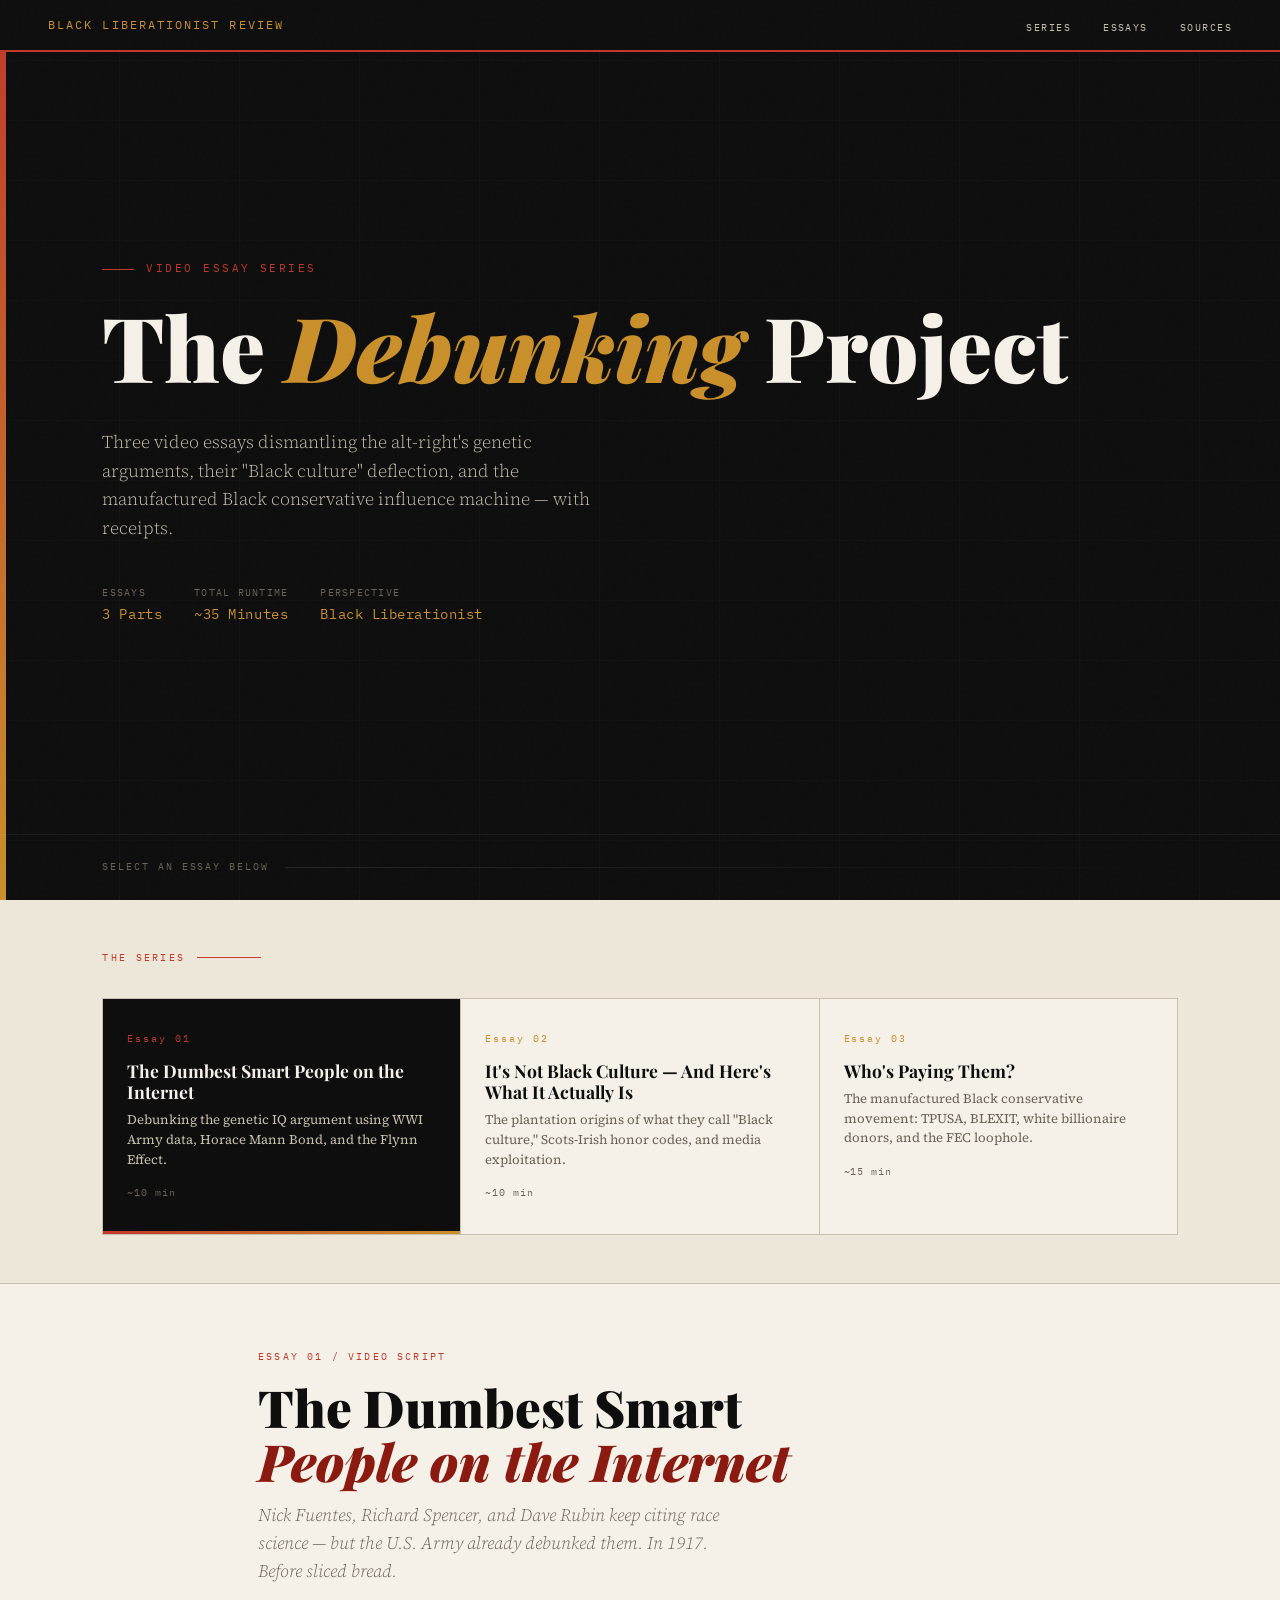
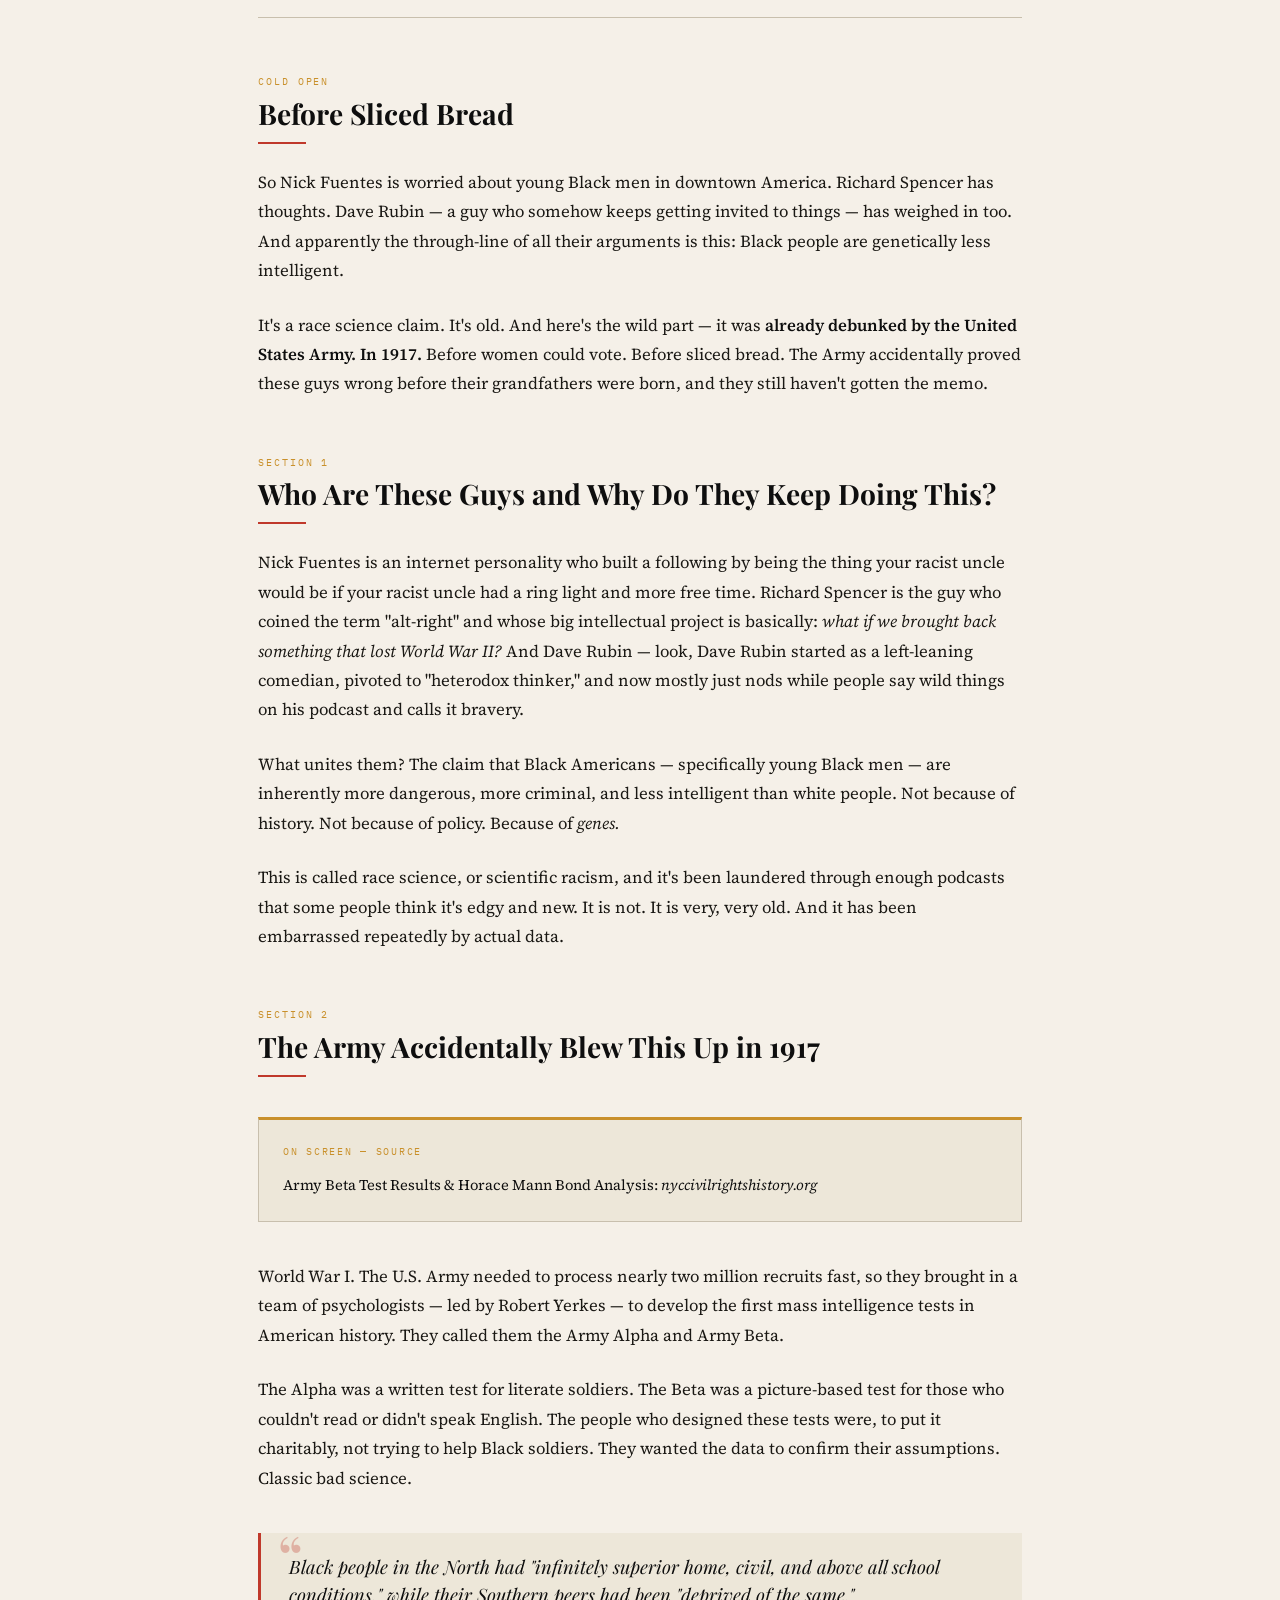
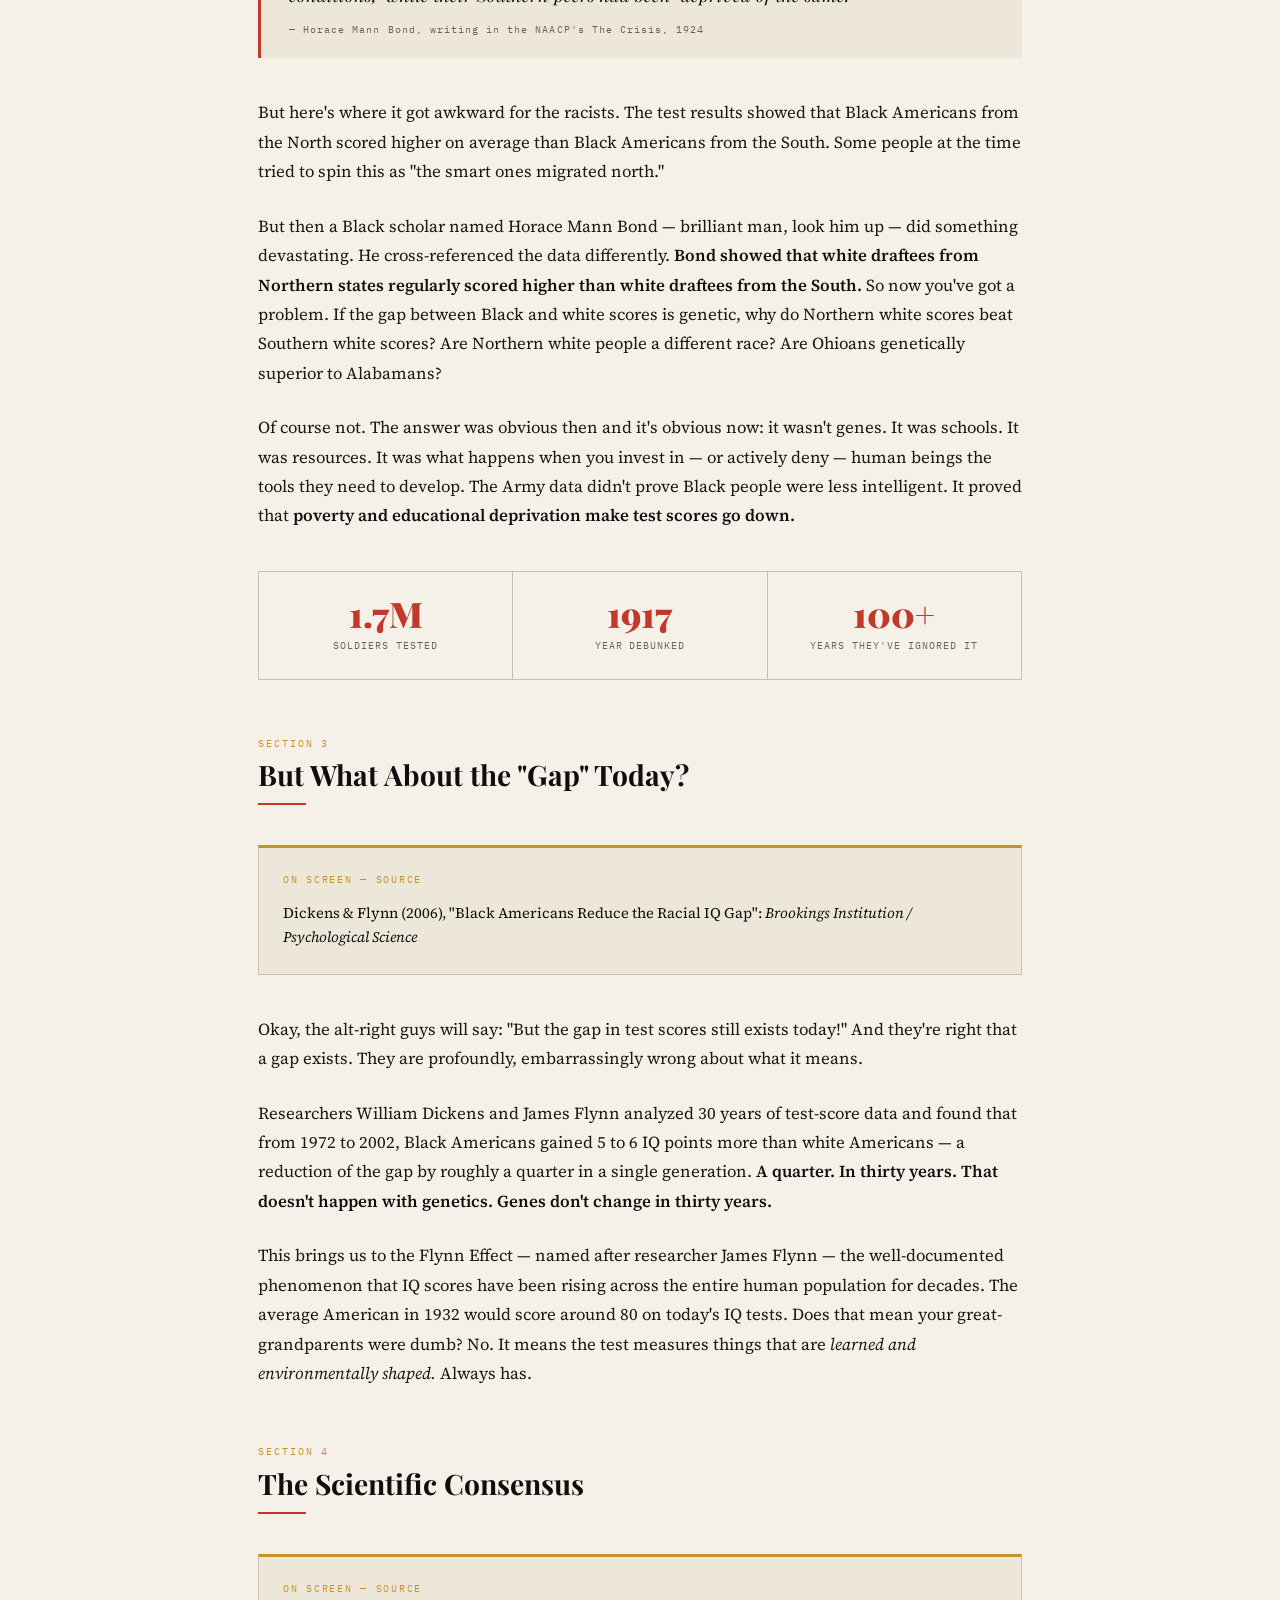
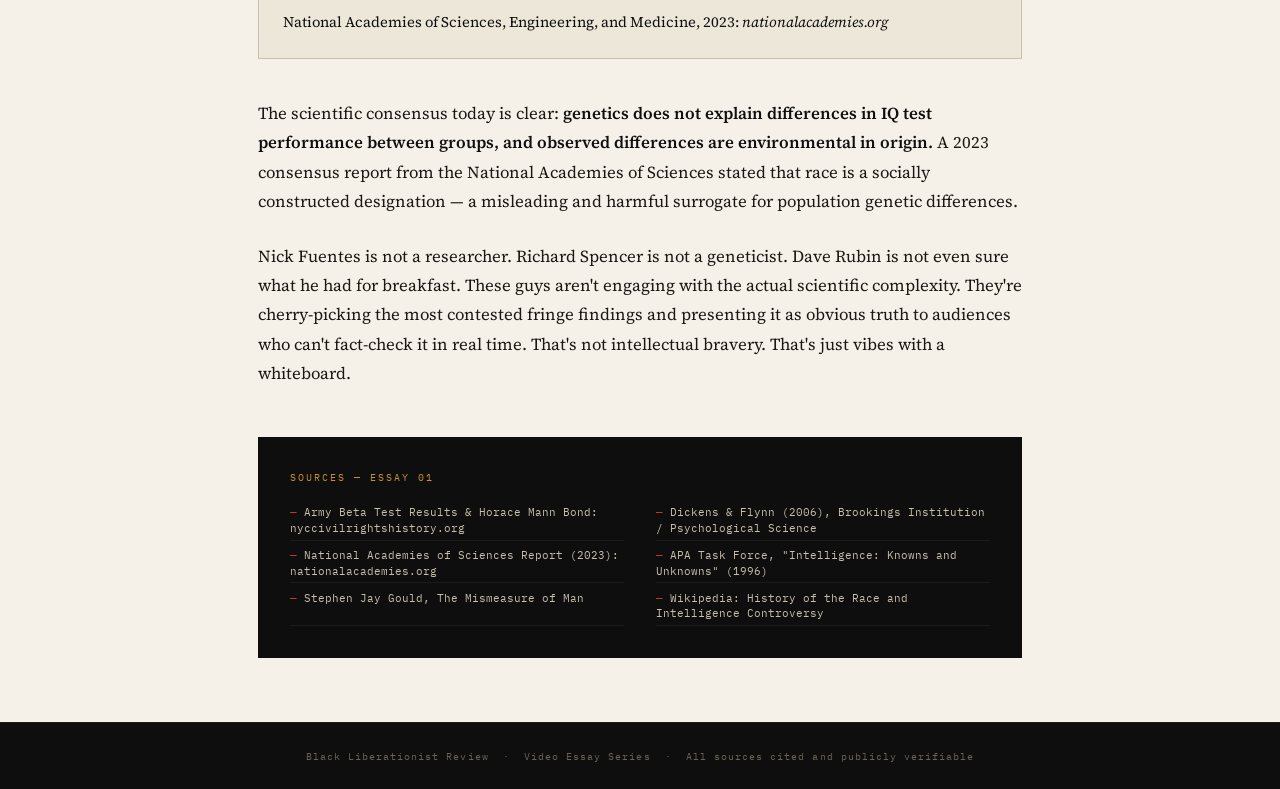
<file: whos-paying-them.html>
<!DOCTYPE html>
<html lang="en">
<head>
  <meta charset="UTF-8" />
  <meta name="viewport" content="width=device-width, initial-scale=1.0" />
  <title>Who's Paying Them? — A Video Essay Series</title>
  <link rel="preconnect" href="https://fonts.googleapis.com" />
  <link rel="preconnect" href="https://fonts.gstatic.com" crossorigin />
  <link href="https://fonts.googleapis.com/css2?family=Playfair+Display:ital,wght@0,700;0,900;1,700&family=IBM+Plex+Mono:wght@400;600&family=Source+Serif+4:ital,opsz,wght@0,8..60,300;0,8..60,400;0,8..60,600;1,8..60,300;1,8..60,400&display=swap" rel="stylesheet" />

  <style>
    /* ─── RESET & BASE ─────────────────────────────────────────────── */
    *, *::before, *::after { box-sizing: border-box; margin: 0; padding: 0; }
    :root {
      --ink:       #0e0e0e;
      --paper:     #f5f0e8;
      --cream:     #ede7d9;
      --red:       #c0392b;
      --reddeep:   #8b1a11;
      --gold:      #c9902b;
      --muted:     #6b6355;
      --rule:      #c8bfad;
      --mono:      'IBM Plex Mono', monospace;
      --serif:     'Source Serif 4', serif;
      --display:   'Playfair Display', serif;
    }

    html { scroll-behavior: smooth; }

    body {
      background: var(--paper);
      color: var(--ink);
      font-family: var(--serif);
      font-size: clamp(16px, 1.15vw, 19px);
      line-height: 1.75;
      overflow-x: hidden;
    }

    /* ─── NOISE OVERLAY ────────────────────────────────────────────── */
    body::before {
      content: '';
      position: fixed;
      inset: 0;
      z-index: 9999;
      pointer-events: none;
      background-image: url("data:image/svg+xml,%3Csvg viewBox='0 0 256 256' xmlns='http://www.w3.org/2000/svg'%3E%3Cfilter id='noise'%3E%3CfeTurbulence type='fractalNoise' baseFrequency='0.9' numOctaves='4' stitchTiles='stitch'/%3E%3C/filter%3E%3Crect width='100%25' height='100%25' filter='url(%23noise)' opacity='0.035'/%3E%3C/svg%3E");
      opacity: 0.4;
    }

    /* ─── NAV ──────────────────────────────────────────────────────── */
    #nav {
      position: fixed;
      top: 0; left: 0; right: 0;
      z-index: 100;
      background: var(--ink);
      color: var(--paper);
      display: flex;
      align-items: center;
      justify-content: space-between;
      padding: 0 clamp(1rem, 4vw, 3rem);
      height: 52px;
      border-bottom: 2px solid var(--red);
    }

    #nav .brand {
      font-family: var(--mono);
      font-size: 0.72rem;
      letter-spacing: 0.18em;
      text-transform: uppercase;
      color: var(--gold);
    }

    #nav-links {
      display: flex;
      gap: 2rem;
      list-style: none;
    }

    #nav-links a {
      font-family: var(--mono);
      font-size: 0.65rem;
      letter-spacing: 0.14em;
      text-transform: uppercase;
      color: var(--rule);
      text-decoration: none;
      transition: color 0.2s;
    }
    #nav-links a:hover { color: var(--gold); }

    /* ─── HERO ─────────────────────────────────────────────────────── */
    #hero {
      padding-top: 52px;
      min-height: 100vh;
      display: grid;
      grid-template-rows: 1fr auto;
      background: var(--ink);
      position: relative;
      overflow: hidden;
    }

    .hero-bg {
      position: absolute;
      inset: 0;
      background:
        repeating-linear-gradient(
          90deg,
          transparent,
          transparent 119px,
          rgba(255,255,255,0.025) 119px,
          rgba(255,255,255,0.025) 120px
        ),
        repeating-linear-gradient(
          0deg,
          transparent,
          transparent 59px,
          rgba(255,255,255,0.015) 59px,
          rgba(255,255,255,0.015) 60px
        );
    }

    .hero-accent {
      position: absolute;
      top: 0; left: 0;
      width: 6px;
      height: 100%;
      background: linear-gradient(180deg, var(--red) 0%, var(--gold) 100%);
    }

    .hero-content {
      display: flex;
      flex-direction: column;
      justify-content: center;
      padding: clamp(2rem, 6vw, 6rem) clamp(1.5rem, 8vw, 8rem);
      position: relative;
      z-index: 2;
    }

    .hero-eyebrow {
      font-family: var(--mono);
      font-size: 0.7rem;
      letter-spacing: 0.22em;
      text-transform: uppercase;
      color: var(--red);
      margin-bottom: 1.5rem;
      display: flex;
      align-items: center;
      gap: 0.75rem;
    }
    .hero-eyebrow::before {
      content: '';
      display: block;
      width: 2rem;
      height: 1px;
      background: var(--red);
    }

    .hero-title {
      font-family: var(--display);
      font-weight: 900;
      font-size: clamp(2.8rem, 7vw, 7rem);
      line-height: 0.95;
      color: var(--paper);
      max-width: 18ch;
      margin-bottom: 1rem;
    }

    .hero-title em {
      font-style: italic;
      color: var(--gold);
    }

    .hero-subtitle {
      font-family: var(--serif);
      font-size: clamp(1rem, 1.4vw, 1.3rem);
      font-weight: 300;
      color: var(--rule);
      max-width: 55ch;
      margin-top: 1.5rem;
      line-height: 1.6;
    }

    .hero-meta {
      display: flex;
      gap: 2rem;
      flex-wrap: wrap;
      margin-top: 2.5rem;
    }

    .meta-item {
      font-family: var(--mono);
      font-size: 0.65rem;
      letter-spacing: 0.12em;
      text-transform: uppercase;
      color: var(--muted);
    }
    .meta-item span {
      color: var(--gold);
      display: block;
      font-size: 0.85rem;
      letter-spacing: 0.04em;
      text-transform: none;
      margin-top: 0.15rem;
    }

    .hero-scroll {
      display: flex;
      align-items: center;
      gap: 1rem;
      padding: 1.5rem clamp(1.5rem, 8vw, 8rem);
      position: relative;
      z-index: 2;
      border-top: 1px solid rgba(255,255,255,0.06);
    }

    .scroll-label {
      font-family: var(--mono);
      font-size: 0.6rem;
      letter-spacing: 0.2em;
      text-transform: uppercase;
      color: var(--muted);
    }

    .scroll-line {
      flex: 1;
      height: 1px;
      background: linear-gradient(90deg, rgba(255,255,255,0.1), transparent);
    }

    /* ─── SERIES NAV ───────────────────────────────────────────────── */
    #series {
      background: var(--cream);
      border-bottom: 1px solid var(--rule);
      padding: 3rem clamp(1.5rem, 8vw, 8rem);
    }

    .section-label {
      font-family: var(--mono);
      font-size: 0.65rem;
      letter-spacing: 0.22em;
      text-transform: uppercase;
      color: var(--red);
      margin-bottom: 2rem;
      display: flex;
      align-items: center;
      gap: 0.75rem;
    }
    .section-label::after {
      content: '';
      flex: 1;
      max-width: 4rem;
      height: 1px;
      background: var(--red);
    }

    .series-grid {
      display: grid;
      grid-template-columns: repeat(auto-fit, minmax(min(100%, 280px), 1fr));
      gap: 1px;
      background: var(--rule);
      border: 1px solid var(--rule);
    }

    .series-card {
      background: var(--paper);
      padding: 2rem 1.5rem;
      cursor: pointer;
      transition: background 0.2s;
      position: relative;
      overflow: hidden;
    }
    .series-card:hover { background: var(--cream); }
    .series-card.active {
      background: var(--ink);
      color: var(--paper);
    }
    .series-card.active .card-num { color: var(--red); }
    .series-card.active .card-title { color: var(--paper); }
    .series-card.active .card-desc { color: var(--rule); }
    .series-card.active .card-duration { color: var(--muted); }

    .card-num {
      font-family: var(--mono);
      font-size: 0.6rem;
      letter-spacing: 0.2em;
      color: var(--gold);
      margin-bottom: 0.75rem;
    }
    .card-title {
      font-family: var(--display);
      font-weight: 700;
      font-size: 1.1rem;
      line-height: 1.2;
      margin-bottom: 0.5rem;
      color: var(--ink);
    }
    .card-desc {
      font-size: 0.82rem;
      color: var(--muted);
      line-height: 1.5;
    }
    .card-duration {
      font-family: var(--mono);
      font-size: 0.6rem;
      letter-spacing: 0.1em;
      color: var(--muted);
      margin-top: 1rem;
    }
    .card-bar {
      position: absolute;
      bottom: 0; left: 0;
      height: 3px;
      width: 0;
      background: linear-gradient(90deg, var(--red), var(--gold));
      transition: width 0.3s;
    }
    .series-card.active .card-bar { width: 100%; }
    .series-card:hover .card-bar { width: 100%; }

    /* ─── MAIN CONTENT WRAPPER ─────────────────────────────────────── */
    #content-area {
      max-width: 860px;
      margin: 0 auto;
      padding: clamp(2rem, 5vw, 5rem) clamp(1.5rem, 5vw, 3rem);
    }

    /* ─── ESSAY SECTION ────────────────────────────────────────────── */
    .essay { display: none; }
    .essay.active { display: block; animation: fadeIn 0.4s ease; }

    @keyframes fadeIn {
      from { opacity: 0; transform: translateY(12px); }
      to   { opacity: 1; transform: translateY(0); }
    }

    .essay-header {
      margin-bottom: 3rem;
      padding-bottom: 2rem;
      border-bottom: 1px solid var(--rule);
    }

    .essay-num {
      font-family: var(--mono);
      font-size: 0.62rem;
      letter-spacing: 0.22em;
      text-transform: uppercase;
      color: var(--red);
      margin-bottom: 1rem;
    }

    .essay-title {
      font-family: var(--display);
      font-weight: 900;
      font-size: clamp(2rem, 4vw, 3.5rem);
      line-height: 1.05;
      color: var(--ink);
      margin-bottom: 0.75rem;
    }
    .essay-title em {
      font-style: italic;
      color: var(--reddeep);
    }

    .essay-dek {
      font-size: 1.1rem;
      font-weight: 300;
      font-style: italic;
      color: var(--muted);
      max-width: 55ch;
      line-height: 1.6;
    }

    /* ─── PROSE ────────────────────────────────────────────────────── */
    .prose p {
      margin-bottom: 1.5em;
      font-size: 1.05rem;
      color: #1a1814;
    }

    .prose strong {
      font-weight: 600;
      color: var(--ink);
    }

    .prose em { font-style: italic; }

    /* ─── SEGMENT HEADINGS ─────────────────────────────────────────── */
    .seg {
      margin: 3.5rem 0 1.5rem;
      position: relative;
    }
    .seg-num {
      font-family: var(--mono);
      font-size: 0.6rem;
      letter-spacing: 0.2em;
      text-transform: uppercase;
      color: var(--gold);
      display: block;
      margin-bottom: 0.4rem;
    }
    .seg h2 {
      font-family: var(--display);
      font-weight: 700;
      font-size: clamp(1.3rem, 2.2vw, 1.9rem);
      line-height: 1.15;
      color: var(--ink);
    }
    .seg-rule {
      display: block;
      width: 3rem;
      height: 2px;
      background: var(--red);
      margin-top: 0.75rem;
    }

    /* ─── PULL QUOTES ──────────────────────────────────────────────── */
    .pull {
      border-left: 3px solid var(--red);
      padding: 1.25rem 1.75rem;
      margin: 2.5rem 0;
      background: var(--cream);
      position: relative;
    }
    .pull::before {
      content: '\201C';
      position: absolute;
      top: -0.5rem;
      left: 1rem;
      font-family: var(--display);
      font-size: 4rem;
      line-height: 1;
      color: var(--red);
      opacity: 0.3;
    }
    .pull p {
      font-family: var(--display);
      font-style: italic;
      font-size: 1.15rem;
      line-height: 1.5;
      color: var(--ink);
      margin: 0 !important;
    }
    .pull cite {
      display: block;
      font-family: var(--mono);
      font-style: normal;
      font-size: 0.65rem;
      letter-spacing: 0.1em;
      color: var(--muted);
      margin-top: 0.75rem;
    }

    /* ─── CALLOUT BOXES ────────────────────────────────────────────── */
    .callout {
      border: 1px solid var(--rule);
      border-top: 3px solid var(--gold);
      padding: 1.5rem;
      margin: 2.5rem 0;
      background: var(--cream);
    }
    .callout-label {
      font-family: var(--mono);
      font-size: 0.6rem;
      letter-spacing: 0.18em;
      text-transform: uppercase;
      color: var(--gold);
      margin-bottom: 0.75rem;
    }
    .callout p {
      font-size: 0.92rem;
      color: var(--ink);
      margin: 0 !important;
      line-height: 1.65;
    }

    /* ─── STAT BLOCKS ──────────────────────────────────────────────── */
    .stat-row {
      display: grid;
      grid-template-columns: repeat(auto-fit, minmax(160px, 1fr));
      gap: 1px;
      background: var(--rule);
      border: 1px solid var(--rule);
      margin: 2.5rem 0;
    }
    .stat {
      background: var(--paper);
      padding: 1.5rem 1.25rem;
      text-align: center;
    }
    .stat-num {
      font-family: var(--display);
      font-weight: 900;
      font-size: 2.2rem;
      color: var(--red);
      line-height: 1;
      display: block;
    }
    .stat-label {
      font-family: var(--mono);
      font-size: 0.62rem;
      letter-spacing: 0.1em;
      text-transform: uppercase;
      color: var(--muted);
      margin-top: 0.4rem;
      display: block;
    }

    /* ─── DONOR TABLE ──────────────────────────────────────────────── */
    .donor-table {
      width: 100%;
      border-collapse: collapse;
      margin: 2rem 0;
      font-size: 0.88rem;
    }
    .donor-table th {
      font-family: var(--mono);
      font-size: 0.6rem;
      letter-spacing: 0.14em;
      text-transform: uppercase;
      color: var(--muted);
      padding: 0.5rem 0.75rem;
      text-align: left;
      border-bottom: 2px solid var(--rule);
    }
    .donor-table td {
      padding: 0.65rem 0.75rem;
      border-bottom: 1px solid var(--rule);
      vertical-align: top;
      line-height: 1.5;
    }
    .donor-table tr:hover td { background: var(--cream); }
    .donor-table .amount {
      font-family: var(--mono);
      font-size: 0.85rem;
      color: var(--red);
      font-weight: 600;
      white-space: nowrap;
    }
    .donor-table .note {
      font-size: 0.78rem;
      color: var(--muted);
    }

    /* ─── SOURCES ──────────────────────────────────────────────────── */
    .sources-block {
      background: var(--ink);
      color: var(--paper);
      padding: 2rem;
      margin: 3rem 0 0;
    }
    .sources-label {
      font-family: var(--mono);
      font-size: 0.62rem;
      letter-spacing: 0.2em;
      text-transform: uppercase;
      color: var(--gold);
      margin-bottom: 1rem;
    }
    .sources-list {
      list-style: none;
      display: grid;
      grid-template-columns: repeat(auto-fit, minmax(280px, 1fr));
      gap: 0.25rem 2rem;
    }
    .sources-list li {
      font-family: var(--mono);
      font-size: 0.7rem;
      color: var(--rule);
      padding: 0.2rem 0;
      line-height: 1.4;
      border-bottom: 1px solid rgba(255,255,255,0.05);
    }
    .sources-list li::before {
      content: '— ';
      color: var(--red);
    }

    /* ─── OUTRO BLOCK ──────────────────────────────────────────────── */
    .outro {
      background: var(--ink);
      color: var(--paper);
      padding: 3rem clamp(1.5rem, 5vw, 3rem);
      margin-top: 4rem;
      position: relative;
    }
    .outro::before {
      content: '';
      position: absolute;
      top: 0; left: 0;
      width: 100%;
      height: 3px;
      background: linear-gradient(90deg, var(--red) 0%, var(--gold) 100%);
    }
    .outro p {
      color: var(--rule);
      font-size: 1rem;
      max-width: 55ch;
    }
    .outro strong { color: var(--paper); }

    /* ─── FOOTER ───────────────────────────────────────────────────── */
    footer {
      background: var(--ink);
      color: var(--muted);
      font-family: var(--mono);
      font-size: 0.65rem;
      letter-spacing: 0.1em;
      text-align: center;
      padding: 1.5rem;
      border-top: 1px solid rgba(255,255,255,0.06);
    }

    /* ─── PROGRESS BAR ─────────────────────────────────────────────── */
    #progress {
      position: fixed;
      top: 52px;
      left: 0;
      height: 2px;
      background: linear-gradient(90deg, var(--red), var(--gold));
      z-index: 99;
      width: 0%;
      transition: width 0.1s linear;
    }

    /* ─── RESPONSIVE ───────────────────────────────────────────────── */
    @media (max-width: 640px) {
      #nav-links { display: none; }
      .donor-table { font-size: 0.8rem; }
      .donor-table th, .donor-table td { padding: 0.5rem 0.4rem; }
    }
  </style>
</head>
<body>

<!-- PROGRESS BAR -->
<div id="progress"></div>

<!-- NAV -->
<nav id="nav">
  <div class="brand">Black Liberationist Review</div>
  <ul id="nav-links">
    <li><a href="#series">Series</a></li>
    <li><a href="#content-area">Essays</a></li>
    <li><a href="#sources-1">Sources</a></li>
  </ul>
</nav>

<!-- HERO -->
<section id="hero">
  <div class="hero-bg"></div>
  <div class="hero-accent"></div>
  <div class="hero-content">
    <div class="hero-eyebrow">Video Essay Series</div>
    <h1 class="hero-title">
      The <em>Debunking</em> Project
    </h1>
    <p class="hero-subtitle">
      Three video essays dismantling the alt-right's genetic arguments, their "Black culture" deflection, and the manufactured Black conservative influence machine — with receipts.
    </p>
    <div class="hero-meta">
      <div class="meta-item">Essays<span>3 Parts</span></div>
      <div class="meta-item">Total Runtime<span>~35 Minutes</span></div>
      <div class="meta-item">Perspective<span>Black Liberationist</span></div>
    </div>
  </div>
  <div class="hero-scroll">
    <span class="scroll-label">Select an essay below</span>
    <div class="scroll-line"></div>
  </div>
</section>

<!-- SERIES NAV -->
<section id="series">
  <div class="section-label">The Series</div>
  <div class="series-grid">

    <div class="series-card active" onclick="showEssay(1)" id="card-1">
      <div class="card-bar"></div>
      <div class="card-num">Essay 01</div>
      <div class="card-title">The Dumbest Smart People on the Internet</div>
      <div class="card-desc">Debunking the genetic IQ argument using WWI Army data, Horace Mann Bond, and the Flynn Effect.</div>
      <div class="card-duration">~10 min</div>
    </div>

    <div class="series-card" onclick="showEssay(2)" id="card-2">
      <div class="card-bar"></div>
      <div class="card-num">Essay 02</div>
      <div class="card-title">It's Not Black Culture — And Here's What It Actually Is</div>
      <div class="card-desc">The plantation origins of what they call "Black culture," Scots-Irish honor codes, and media exploitation.</div>
      <div class="card-duration">~10 min</div>
    </div>

    <div class="series-card" onclick="showEssay(3)" id="card-3">
      <div class="card-bar"></div>
      <div class="card-num">Essay 03</div>
      <div class="card-title">Who's Paying Them?</div>
      <div class="card-desc">The manufactured Black conservative movement: TPUSA, BLEXIT, white billionaire donors, and the FEC loophole.</div>
      <div class="card-duration">~15 min</div>
    </div>

  </div>
</section>

<!-- ═══════════════════════════════════════════════════════════════════
     CONTENT AREA
     ═══════════════════════════════════════════════════════════════════ -->
<div id="content-area">

  <!-- ─── ESSAY 1 ─────────────────────────────────────────────────── -->
  <article class="essay active" id="essay-1">

    <header class="essay-header">
      <div class="essay-num">Essay 01 / Video Script</div>
      <h1 class="essay-title">The Dumbest Smart<br><em>People on the Internet</em></h1>
      <p class="essay-dek">Nick Fuentes, Richard Spencer, and Dave Rubin keep citing race science — but the U.S. Army already debunked them. In 1917. Before sliced bread.</p>
    </header>

    <div class="prose">

      <div class="seg">
        <span class="seg-num">Cold Open</span>
        <h2>Before Sliced Bread</h2>
        <span class="seg-rule"></span>
      </div>

      <p>So Nick Fuentes is worried about young Black men in downtown America. Richard Spencer has thoughts. Dave Rubin — a guy who somehow keeps getting invited to things — has weighed in too. And apparently the through-line of all their arguments is this: Black people are genetically less intelligent.</p>

      <p>It's a race science claim. It's old. And here's the wild part — it was <strong>already debunked by the United States Army. In 1917.</strong> Before women could vote. Before sliced bread. The Army accidentally proved these guys wrong before their grandfathers were born, and they still haven't gotten the memo.</p>

      <div class="seg">
        <span class="seg-num">Section 1</span>
        <h2>Who Are These Guys and Why Do They Keep Doing This?</h2>
        <span class="seg-rule"></span>
      </div>

      <p>Nick Fuentes is an internet personality who built a following by being the thing your racist uncle would be if your racist uncle had a ring light and more free time. Richard Spencer is the guy who coined the term "alt-right" and whose big intellectual project is basically: <em>what if we brought back something that lost World War II?</em> And Dave Rubin — look, Dave Rubin started as a left-leaning comedian, pivoted to "heterodox thinker," and now mostly just nods while people say wild things on his podcast and calls it bravery.</p>

      <p>What unites them? The claim that Black Americans — specifically young Black men — are inherently more dangerous, more criminal, and less intelligent than white people. Not because of history. Not because of policy. Because of <em>genes.</em></p>

      <p>This is called race science, or scientific racism, and it's been laundered through enough podcasts that some people think it's edgy and new. It is not. It is very, very old. And it has been embarrassed repeatedly by actual data.</p>

      <div class="seg">
        <span class="seg-num">Section 2</span>
        <h2>The Army Accidentally Blew This Up in 1917</h2>
        <span class="seg-rule"></span>
      </div>

      <div class="callout">
        <div class="callout-label">On Screen — Source</div>
        <p>Army Beta Test Results &amp; Horace Mann Bond Analysis: <em>nyccivilrightshistory.org</em></p>
      </div>

      <p>World War I. The U.S. Army needed to process nearly two million recruits fast, so they brought in a team of psychologists — led by Robert Yerkes — to develop the first mass intelligence tests in American history. They called them the Army Alpha and Army Beta.</p>

      <p>The Alpha was a written test for literate soldiers. The Beta was a picture-based test for those who couldn't read or didn't speak English. The people who designed these tests were, to put it charitably, not trying to help Black soldiers. They wanted the data to confirm their assumptions. Classic bad science.</p>

      <div class="pull">
        <p>Black people in the North had "infinitely superior home, civil, and above all school conditions," while their Southern peers had been "deprived of the same."</p>
        <cite>— Horace Mann Bond, writing in the NAACP's The Crisis, 1924</cite>
      </div>

      <p>But here's where it got awkward for the racists. The test results showed that Black Americans from the North scored higher on average than Black Americans from the South. Some people at the time tried to spin this as "the smart ones migrated north."</p>

      <p>But then a Black scholar named Horace Mann Bond — brilliant man, look him up — did something devastating. He cross-referenced the data differently. <strong>Bond showed that white draftees from Northern states regularly scored higher than white draftees from the South.</strong> So now you've got a problem. If the gap between Black and white scores is genetic, why do Northern white scores beat Southern white scores? Are Northern white people a different race? Are Ohioans genetically superior to Alabamans?</p>

      <p>Of course not. The answer was obvious then and it's obvious now: it wasn't genes. It was schools. It was resources. It was what happens when you invest in — or actively deny — human beings the tools they need to develop. The Army data didn't prove Black people were less intelligent. It proved that <strong>poverty and educational deprivation make test scores go down.</strong></p>

      <div class="stat-row">
        <div class="stat">
          <span class="stat-num">1.7M</span>
          <span class="stat-label">Soldiers Tested</span>
        </div>
        <div class="stat">
          <span class="stat-num">1917</span>
          <span class="stat-label">Year Debunked</span>
        </div>
        <div class="stat">
          <span class="stat-num">100+</span>
          <span class="stat-label">Years They've Ignored It</span>
        </div>
      </div>

      <div class="seg">
        <span class="seg-num">Section 3</span>
        <h2>But What About the "Gap" Today?</h2>
        <span class="seg-rule"></span>
      </div>

      <div class="callout">
        <div class="callout-label">On Screen — Source</div>
        <p>Dickens &amp; Flynn (2006), "Black Americans Reduce the Racial IQ Gap": <em>Brookings Institution / Psychological Science</em></p>
      </div>

      <p>Okay, the alt-right guys will say: "But the gap in test scores still exists today!" And they're right that a gap exists. They are profoundly, embarrassingly wrong about what it means.</p>

      <p>Researchers William Dickens and James Flynn analyzed 30 years of test-score data and found that from 1972 to 2002, Black Americans gained 5 to 6 IQ points more than white Americans — a reduction of the gap by roughly a quarter in a single generation. <strong>A quarter. In thirty years. That doesn't happen with genetics. Genes don't change in thirty years.</strong></p>

      <p>This brings us to the Flynn Effect — named after researcher James Flynn — the well-documented phenomenon that IQ scores have been rising across the entire human population for decades. The average American in 1932 would score around 80 on today's IQ tests. Does that mean your great-grandparents were dumb? No. It means the test measures things that are <em>learned and environmentally shaped.</em> Always has.</p>

      <div class="seg">
        <span class="seg-num">Section 4</span>
        <h2>The Scientific Consensus</h2>
        <span class="seg-rule"></span>
      </div>

      <div class="callout">
        <div class="callout-label">On Screen — Source</div>
        <p>National Academies of Sciences, Engineering, and Medicine, 2023: <em>nationalacademies.org</em></p>
      </div>

      <p>The scientific consensus today is clear: <strong>genetics does not explain differences in IQ test performance between groups, and observed differences are environmental in origin.</strong> A 2023 consensus report from the National Academies of Sciences stated that race is a socially constructed designation — a misleading and harmful surrogate for population genetic differences.</p>

      <p>Nick Fuentes is not a researcher. Richard Spencer is not a geneticist. Dave Rubin is not even sure what he had for breakfast. These guys aren't engaging with the actual scientific complexity. They're cherry-picking the most contested fringe findings and presenting it as obvious truth to audiences who can't fact-check it in real time. That's not intellectual bravery. That's just vibes with a whiteboard.</p>

    </div>

    <div id="sources-1" class="sources-block">
      <div class="sources-label">Sources — Essay 01</div>
      <ul class="sources-list">
        <li>Army Beta Test Results & Horace Mann Bond: nyccivilrightshistory.org</li>
        <li>Dickens & Flynn (2006), Brookings Institution / Psychological Science</li>
        <li>National Academies of Sciences Report (2023): nationalacademies.org</li>
        <li>APA Task Force, "Intelligence: Knowns and Unknowns" (1996)</li>
        <li>Stephen Jay Gould, The Mismeasure of Man</li>
        <li>Wikipedia: History of the Race and Intelligence Controversy</li>
      </ul>
    </div>

  </article>

  <!-- ─── ESSAY 2 ─────────────────────────────────────────────────── -->
  <article class="essay" id="essay-2">

    <header class="essay-header">
      <div class="essay-num">Essay 02 / Video Script</div>
      <h1 class="essay-title">It's Not Black Culture —<br><em>And Here's What It Actually Is</em></h1>
      <p class="essay-dek">The plantation origins of what they're calling "Black culture," the Scots-Irish honor code they forgot to mention, and how liberal media profits from the same distortion.</p>
    </header>

    <div class="prose">

      <div class="seg">
        <span class="seg-num">Act 1</span>
        <h2>"Black Culture" Is Not a Thing in the Way They're Using It</h2>
        <span class="seg-rule"></span>
      </div>

      <p>When Nick Fuentes says "Black culture," he's pointing at a very specific image: the inner-city, the rap video, the street code, the violence, the flash, the confrontation. He presents this as the natural expression of Black identity — as if every Black person in America woke up one morning and collectively decided this was their vibe.</p>

      <p>This is a profound misunderstanding of what culture actually is and where it comes from. Here's a question: What <em>is</em> Black culture in America?</p>

      <div class="callout">
        <div class="callout-label">On Screen — Source</div>
        <p>Gullah/Geechee Cultural Heritage Corridor Act, U.S. Congress 2006: <em>gullahgeecheecorridor.org</em></p>
      </div>

      <p>Is it the Gullah Geechee people of the South Carolina and Georgia Sea Islands — one of the most historically rich and <em>African-retaining</em> cultures anywhere in the Western Hemisphere? These people preserved West African spirituality, basket weaving techniques, agricultural knowledge, and a creole language that linguists still study today. <strong>That's Black culture.</strong></p>

      <p>Is Black culture the tradition that gave America the blues, jazz, gospel, soul, and R&amp;B — the most globally influential musical forms in human history? American music — period — would not exist without Black people. <strong>That's Black culture.</strong></p>

      <p>Is Black culture the intellectual tradition of Frederick Douglass, Ida B. Wells, W.E.B. Du Bois, Zora Neale Hurston, James Baldwin, Toni Morrison? <strong>That's Black culture.</strong></p>

      <p>So when someone waves their hand at a drill rap video or a street brawl and says "that's Black culture" — they're not making an observation. They're making a choice. A very deliberate, very lazy, very convenient choice to flatten hundreds of years of the richest, most resilient cultural production in the Western world down to the worst thing they could find on WorldStar. That's not analysis. That's slander with a Powerpoint.</p>

      <div class="seg">
        <span class="seg-num">Act 2</span>
        <h2>What They're Actually Pointing At — And Where It Really Comes From</h2>
        <span class="seg-rule"></span>
      </div>

      <div class="callout">
        <div class="callout-label">On Screen — Source</div>
        <p>Colin Woodard, <em>American Nations</em> (2011) — Nisbett &amp; Cohen, <em>Culture of Honor</em> (1996)</p>
      </div>

      <p>Now let's talk about what they <em>are</em> pointing at when they cite crime, aggression, the street code, and the "thug" aesthetic. Because those things exist. The question is: where did they come from?</p>

      <p>The culture of honor. The street code. The deep suspicion of institutions. The hypermasculine posturing. The belief that violence is a legitimate response to disrespect. <strong>These are not African traits.</strong> These are not the cultural exports of Senegal or Ghana or Nigeria. These behavioral patterns have a very specific origin in American history — and it has almost nothing to do with Africa.</p>

      <div class="pull">
        <p>Clannish Scots-Irish, Scots, and north English frontiersmen spread across the highland South, carrying in their cultural DNA a "warrior ethic and a deep commitment to individual liberty and personal sovereignty."</p>
        <cite>— Colin Woodard, American Nations (2011)</cite>
      </div>

      <p>These were people from the border regions of Scotland, Northern England, and Ulster Ireland — places that had experienced centuries of clan warfare, displacement, and institutional betrayal. They brought a "culture of honor" — a social system where personal reputation is everything, where insults cannot go unanswered, and where violence is a legitimate tool of social navigation.</p>

      <p>Researchers Nisbett and Cohen found that consistently higher argument-related homicide rates in the South are a result of early historical and economic circumstances of the frontier — the culture of honor brought by Scots-Irish herding peoples. Studies have even linked higher murder rates in specific counties to the historical presence of Presbyterian churches — a proxy for Scots-Irish settlement.</p>

      <p>Now hold that thought. Who were enslaved people in the American South living <em>next to</em> for two and a half centuries? Who did they work alongside, watch, listen to, and absorb behavioral patterns from? The plantation was not just an economic system. It was a cultural pressure cooker. What came out was a <em>creolized</em> culture — a hybrid of West African traditions, lowcountry isolation, Scots-Irish honor codes, Native American elements, and the particular psychology of people who had been violently stripped of formal institutions.</p>

      <div class="pull">
        <p>There was a constant process of "creolization" throughout the South in the slavery era.</p>
        <cite>— S.C. Sea Grant Consortium, <em>Living Soul of Gullah</em></cite>
      </div>

      <p>So when Fuentes points at the street code and calls it "Black culture," he is — whether he knows it or not — pointing at the cultural residue of <em>his</em> ancestors' influence as much as anyone else's. You can't enslave a people for centuries alongside your most violent cultural traditions and then point at them for having absorbed some of those traditions. That's not an observation. That's revisionist history so aggressive it laps itself.</p>

      <div class="seg">
        <span class="seg-num">Act 3</span>
        <h2>The Exploitation Machine — Liberal Media and Slum Tourism</h2>
        <span class="seg-rule"></span>
      </div>

      <p>Now — and I want to be clear that this critique cuts in a different direction — the alt-right is not the only group that has an interest in making the worst possible version of Black life look like the <em>real</em> Black life. The entertainment industry and certain progressive media have been doing it for decades too. For profit.</p>

      <div class="pull">
        <p>What began in the 1970s as a cultural expression created to provide an outlet from the destitute urban inner cities, through the control of corporate America, hip-hop became profitable through packaging and distributing the commodification of "black rage" for mainstream consumption.</p>
        <cite>— The JFA Human Rights Journal</cite>
      </div>

      <p>This is what slum tourism media looks like: the documentary that rolls through a housing project to get the most shocking footage. The reality show that celebrates dysfunction in Black families while treating dysfunction in white families as quirky. The music label that tells a promising rapper "lose the backpack content, give me more trap." The algorithm that shows you the fight video instead of the graduation.</p>

      <p>Corporate America funded one very specific version of Black identity — the violent, hypersexual, materialistic street figure — and defunded everything else. The political rap, the conscious rap, the introspective rap. Angela Davis warned that hip-hop got shaped by the demands of a capitalist marketplace. Bell hooks — not exactly a Fuentes ally — said that gangsta rap reflected the prevailing values of white supremacist capitalist patriarchy. <em>Black</em> critics, from the left, making the same observation: somebody is profiting from the worst possible image of Black life, and it ain't Black people.</p>

    </div>

    <div class="sources-block">
      <div class="sources-label">Sources — Essay 02</div>
      <ul class="sources-list">
        <li>Gullah/Geechee Cultural Heritage: gullahgeecheecorridor.org</li>
        <li>Colin Woodard, American Nations (2011)</li>
        <li>Nisbett & Cohen, Culture of Honor (1996)</li>
        <li>Commodification of Hip-Hop: thejfa.com</li>
        <li>University of Michigan Hip-Hop Study: news.umich.edu (2026)</li>
        <li>Gullah/Geechee Cultural Heritage Corridor Act, U.S. Congress 2006</li>
        <li>S.C. Sea Grant Consortium: scseagrant.org</li>
      </ul>
    </div>

  </article>

  <!-- ─── ESSAY 3 ─────────────────────────────────────────────────── -->
  <article class="essay" id="essay-3">

    <header class="essay-header">
      <div class="essay-num">Essay 03 / Video Essay</div>
      <h1 class="essay-title">Who's Paying <em>Them?</em></h1>
      <p class="essay-dek">The manufactured Black conservative movement: TPUSA, BLEXIT, white billionaire donors, no-disclosure FEC loopholes, and the Chorus parallel. With receipts.</p>
    </header>

    <div class="prose">

      <div class="seg">
        <span class="seg-num">Cold Open</span>
        <h2>Something Feels Off — And You're Right</h2>
        <span class="seg-rule"></span>
      </div>

      <p>You've seen them. The Black conservative influencer who shows up in your feed right after a police shooting, telling you to calm down. The "ex-Democrat" who suddenly has a studio, a logo, a tour schedule, and a book deal. The guy who's been in three Trump rallies in two months and somehow has 2 million followers now.</p>

      <p>And something feels… off. You're not imagining it. You're not being paranoid. You're pattern-recognizing — and the pattern is real. Today we're going to follow the money. Because when you do, what you find isn't a grassroots awakening. What you find is an <strong>industry.</strong></p>

      <div class="seg">
        <span class="seg-num">Section 1</span>
        <h2>What "Manufactured" Actually Means</h2>
        <span class="seg-rule"></span>
      </div>

      <p>Let's be precise. We're not saying every Black person who holds conservative views is paid to hold them. What we're talking about is an infrastructure — a network of organizations, donors, and media companies that identifies, funds, trains, platforms, and amplifies specific Black voices specifically because those voices provide cover for a political project that would otherwise be nakedly white.</p>

      <p>The question isn't whether these individuals believe what they say. The question is: <em>why are they on TV?</em> Who is paying for the tours, the summits, the merch drops, the studio time? Those answers tell a different story than the one being sold.</p>

      <div class="seg">
        <span class="seg-num">Section 2</span>
        <h2>The Infrastructure — Three Pillars</h2>
        <span class="seg-rule"></span>
      </div>

      <p><strong>Pillar One: Turning Point USA.</strong> TPUSA's own website openly describes itself as an organization that "curates some of the country's top conservative influencers — covering a spectrum of topics ranging from politics to pop culture." That word — <em>curates</em> — is doing a lot of work. They are not discovering organic voices. They are <em>building</em> them.</p>

      <div class="callout">
        <div class="callout-label">Documented</div>
        <p>In 2021, TPUSA shifted tactics to focus on "building up their army of conservative influencers rather than push a conservative agenda themselves." Two days before their annual conference, student ambassadors attended an "influencer retreat" where they were taught how to be more effective conservative content creators. — SourceWatch / TPUSA</p>
      </div>

      <p>In the 2019–20 fiscal year alone, TPUSA raised more than $39.2 million from donors including Koch-affiliated networks, fossil fuel billionaires, and right-wing mega-foundations. <strong>Officer Brandon Tatum</strong> — one of the most visible Black conservative voices in America — is a listed TPUSA Contributor, explicitly described on their own site as serving TPUSA's mission.</p>

      <p><strong>Pillar Two: BLEXIT.</strong> Co-founded by Candace Owens and Brandon Tatum, ostensibly as a grassroots Black movement. Now let's look at who's actually funding this "Black grassroots movement."</p>

      <table class="donor-table">
        <thead>
          <tr>
            <th>Donor / Foundation</th>
            <th>Amount</th>
            <th>Note</th>
          </tr>
        </thead>
        <tbody>
          <tr>
            <td>Darwin Deason Family Foundation<br><span class="note">White Texas billionaire; also funds AFP, TPUSA</span></td>
            <td class="amount">$190,000</td>
            <td class="note">2020</td>
          </tr>
          <tr>
            <td>Dunn Foundation<br><span class="note">White billionaire William Dunn; also funds PragerU, David Horowitz Freedom Center</span></td>
            <td class="amount">$500,000</td>
            <td class="note">2019–2020</td>
          </tr>
          <tr>
            <td>Laura &amp; Isaac Perlmutter Foundation<br><span class="note">Marvel Entertainment chairman; also funds TPUSA</span></td>
            <td class="amount">$250,000</td>
            <td class="note">2020</td>
          </tr>
          <tr>
            <td>National Christian Foundation<br><span class="note">Donor-advised fund; donor names hidden</span></td>
            <td class="amount">$440,000</td>
            <td class="note">2019–2021</td>
          </tr>
          <tr>
            <td>Fidelity Charitable Gift Fund<br><span class="note">Largest charity in U.S.; donor-advised fund</span></td>
            <td class="amount">$317,000</td>
            <td class="note">2020–2021</td>
          </tr>
          <tr>
            <td>Rebekah Mercer (Board member)<br><span class="note">Bankrolled Steve Bannon; far-right mega-donor</span></td>
            <td class="amount">Board seat</td>
            <td class="note">Joined 2021</td>
          </tr>
          <tr>
            <td>Willis Johnson Foundation<br><span class="note">Automobile auction billionaire</span></td>
            <td class="amount">$100,000</td>
            <td class="note">2020</td>
          </tr>
          <tr>
            <td>Thomas W. Smith Foundation<br><span class="note">Major anti-CRT funder; funds The Federalist</span></td>
            <td class="amount">$100,000</td>
            <td class="note">2020</td>
          </tr>
        </tbody>
      </table>

      <div class="callout">
        <div class="callout-label">Source</div>
        <p>EXPOSEDbyCMD.org — "Candace Owens' Blexit Operation Bankrolled by Wealthy White Conservatives," January 2023. All figures from public IRS Form 990 filings.</p>
      </div>

      <p>In March 2023, TPUSA formally merged with BLEXIT, providing resources, staff, and infrastructure going forward. The "Black grassroots movement to leave the Democratic Party" was funded almost entirely by wealthy white Republican megadonors, routed through anonymous donor vehicles, to Black spokespeople who were then amplified across conservative media.</p>

      <p><strong>Pillar Three: The Daily Wire / PragerU Ecosystem.</strong> The Daily Wire reported $100 million in annual revenue. PragerU raised $65 million in 2022 alone. Both organizations actively recruit and platform Black conservative voices — not because those voices represent the Black community, but because they provide a specific rhetorical function: making white conservative policy positions appear post-racial.</p>

      <div class="seg">
        <span class="seg-num">Section 3</span>
        <h2>The Regulatory Vacuum — Why This Is So Easy to Hide</h2>
        <span class="seg-rule"></span>
      </div>

      <div class="stat-row">
        <div class="stat">
          <span class="stat-num">$1.8M</span>
          <span class="stat-label">Trump 2020 Campaign paid to influencer firm (FEC filing)</span>
        </div>
        <div class="stat">
          <span class="stat-num">$500K</span>
          <span class="stat-label">NRCC paid to Creator Grid Inc. (connects GOP candidates with conservative influencers)</span>
        </div>
        <div class="stat">
          <span class="stat-num">$0</span>
          <span class="stat-label">Required disclosure for paid political influencer posts under current FEC rules</span>
        </div>
      </div>

      <p>TV ads require disclosure. Radio ads require disclosure. Direct mail requires disclosure. But if you pay someone with a million TikTok followers to make videos supporting your candidate or attacking your opponent, there is <strong>no legal requirement to disclose that relationship.</strong></p>

      <p>The money flowing through PACs, nonprofits, and donor-advised funds is largely invisible. This infrastructure specifically targets demographics the GOP has historically struggled with — using influencers whose demographic identity provides the persuasion that a white politician cannot.</p>

      <div class="seg">
        <span class="seg-num">Section 4</span>
        <h2>The Chorus Parallel — Yes, the Left Does It Too</h2>
        <span class="seg-rule"></span>
      </div>

      <p>Because intellectual honesty matters: yes, the Chorus program exists. The Sixteen Thirty Fund launched a Chorus Creator Incubator Program in 2025 to pay Democratic-leaning influencers between $250 to $8,000 per month. Contracts stipulated that creators would be removed from the program if they disclosed the partnership without approval. That's a problem. Legitimately a problem.</p>

      <p>But here's the key distinction: the Chorus program pays existing progressive creators to make more content about issues they already cover. It's undisclosed sponsorship of organic voices. Shady? Yes. But no one <em>invented</em> those creators, built them a platform from nothing, constructed an ideological identity for them, and deployed them specifically to suppress Black political self-determination.</p>

      <div class="pull">
        <p>Some analysts argue that the real goal of BLEXIT isn't to convert — but to confuse — so that a Black Democratic voter feels demoralized and doesn't vote at all.</p>
        <cite>— QC Nerve analysis of the Charlotte BLEXIT event</cite>
      </div>

      <p>One non-vote for Democrats is functionally the same as one vote for Republicans in a close election. Depressing Black turnout has always been a more achievable Republican goal than actually converting Black voters.</p>

      <div class="seg">
        <span class="seg-num">Section 5</span>
        <h2>The Specific Faces — And the Pattern</h2>
        <span class="seg-rule"></span>
      </div>

      <p><strong>Candace Owens</strong> — built by TPUSA, funded by white billionaires through BLEXIT, platformed by PragerU and Daily Wire, and eventually discarded when her antisemitism became a liability to the same donor base funding Israel-aligned conservative causes. Her entire trajectory is institutional, not organic.</p>

      <p><strong>Brandon Tatum (Officer Tatum)</strong> — co-founded BLEXIT with Owens in 2018. Currently a listed TPUSA contributor, explicitly described as serving TPUSA's mission. He is on their contributor page. He is, functionally, staff. His "independent" political commentary is produced within an organization funded by white Republican megadonors.</p>

      <p><strong>The Hodgetwins</strong> — started as a fitness and comedy channel, pivoted hard to conservative political content around 2020. They have appeared at TPUSA events, been amplified heavily by conservative media. In a Daily Wire interview, they explicitly credited Ben Shapiro, Candace Owens, and Larry Elder with shifting their political views. Those are exactly the TPUSA/Daily Wire ecosystem figures one would expect to see if the recruitment pipeline is working as designed.</p>

      <p>The pattern across all of these figures is the same: independent platform → contact with TPUSA/Daily Wire/PragerU ecosystem → rapid follower growth → appearance at conservative events → co-signing positions that serve white conservative donors rather than Black communities.</p>

    </div>

    <div class="outro">
      <p>The manufactured Black right is not a conspiracy theory. It is a <strong>documented, funded, institutionally organized influence operation</strong> with paper trails, 990 tax filings, FEC disclosures, and named donors.</p>
      <br/>
      <p>It is not grassroots. It is not organic. And it is not for you.</p>
      <br/>
      <p>When you see a Black face telling you that racism isn't real, that the police are your friends, that your community's problems come from Democrats and not from centuries of deliberately constructed inequality — <strong>ask who's paying for the studio.</strong> Ask who funded the tour. Ask who's on the foundation board.</p>
      <br/>
      <p>The money will tell you everything the message won't.</p>
    </div>

    <div class="sources-block">
      <div class="sources-label">Sources — Essay 03</div>
      <ul class="sources-list">
        <li>TPUSA Influencer Program: tpusa.com/contributors</li>
        <li>TPUSA / SourceWatch: sourcewatch.org</li>
        <li>BLEXIT White Donor Funding: exposedbycmd.org (Jan. 2023)</li>
        <li>TPUSA/BLEXIT Merger: barrettmedia.com (March 2023)</li>
        <li>Paid Influencer / No Disclosure Gap: CNN, Washington Post (Oct. 2024)</li>
        <li>NRCC Creator Grid Payments: Washington Post (Oct. 2024)</li>
        <li>Chorus / Sixteen Thirty Fund: Wired / Taylor Lorenz (2025)</li>
        <li>Trump Black Vote Shift: Pew Research / ABC News (2025)</li>
        <li>Center for Media Engagement, UT Austin: mediaengagement.org</li>
        <li>Brandon Tatum / TPUSA: tpusa.com</li>
      </ul>
    </div>

  </article>

</div><!-- end content-area -->

<!-- FOOTER -->
<footer>
  Black Liberationist Review &nbsp;·&nbsp; Video Essay Series &nbsp;·&nbsp; All sources cited and publicly verifiable
</footer>

<!-- ─── SCRIPTS ──────────────────────────────────────────────────────── -->
<script>
  // ─── ESSAY SWITCHER ──────────────────────────────────────────────
  function showEssay(num) {
    document.querySelectorAll('.essay').forEach(e => e.classList.remove('active'));
    document.querySelectorAll('.series-card').forEach(c => c.classList.remove('active'));
    document.getElementById('essay-' + num).classList.add('active');
    document.getElementById('card-' + num).classList.add('active');
    document.getElementById('content-area').scrollIntoView({ behavior: 'smooth', block: 'start' });
  }

  // ─── READ PROGRESS ────────────────────────────────────────────────
  const progressBar = document.getElementById('progress');
  window.addEventListener('scroll', () => {
    const scrollTop = window.scrollY;
    const docHeight = document.documentElement.scrollHeight - window.innerHeight;
    const pct = docHeight > 0 ? (scrollTop / docHeight) * 100 : 0;
    progressBar.style.width = pct + '%';
  });

  // ─── REVEAL ON SCROLL ────────────────────────────────────────────
  const observer = new IntersectionObserver((entries) => {
    entries.forEach(entry => {
      if (entry.isIntersecting) {
        entry.target.style.opacity = '1';
        entry.target.style.transform = 'translateY(0)';
      }
    });
  }, { threshold: 0.1 });

  document.querySelectorAll('.seg, .pull, .callout, .stat-row, .donor-table').forEach(el => {
    el.style.opacity = '0';
    el.style.transform = 'translateY(16px)';
    el.style.transition = 'opacity 0.5s ease, transform 0.5s ease';
    observer.observe(el);
  });
</script>

</body>
</html>
</file>
